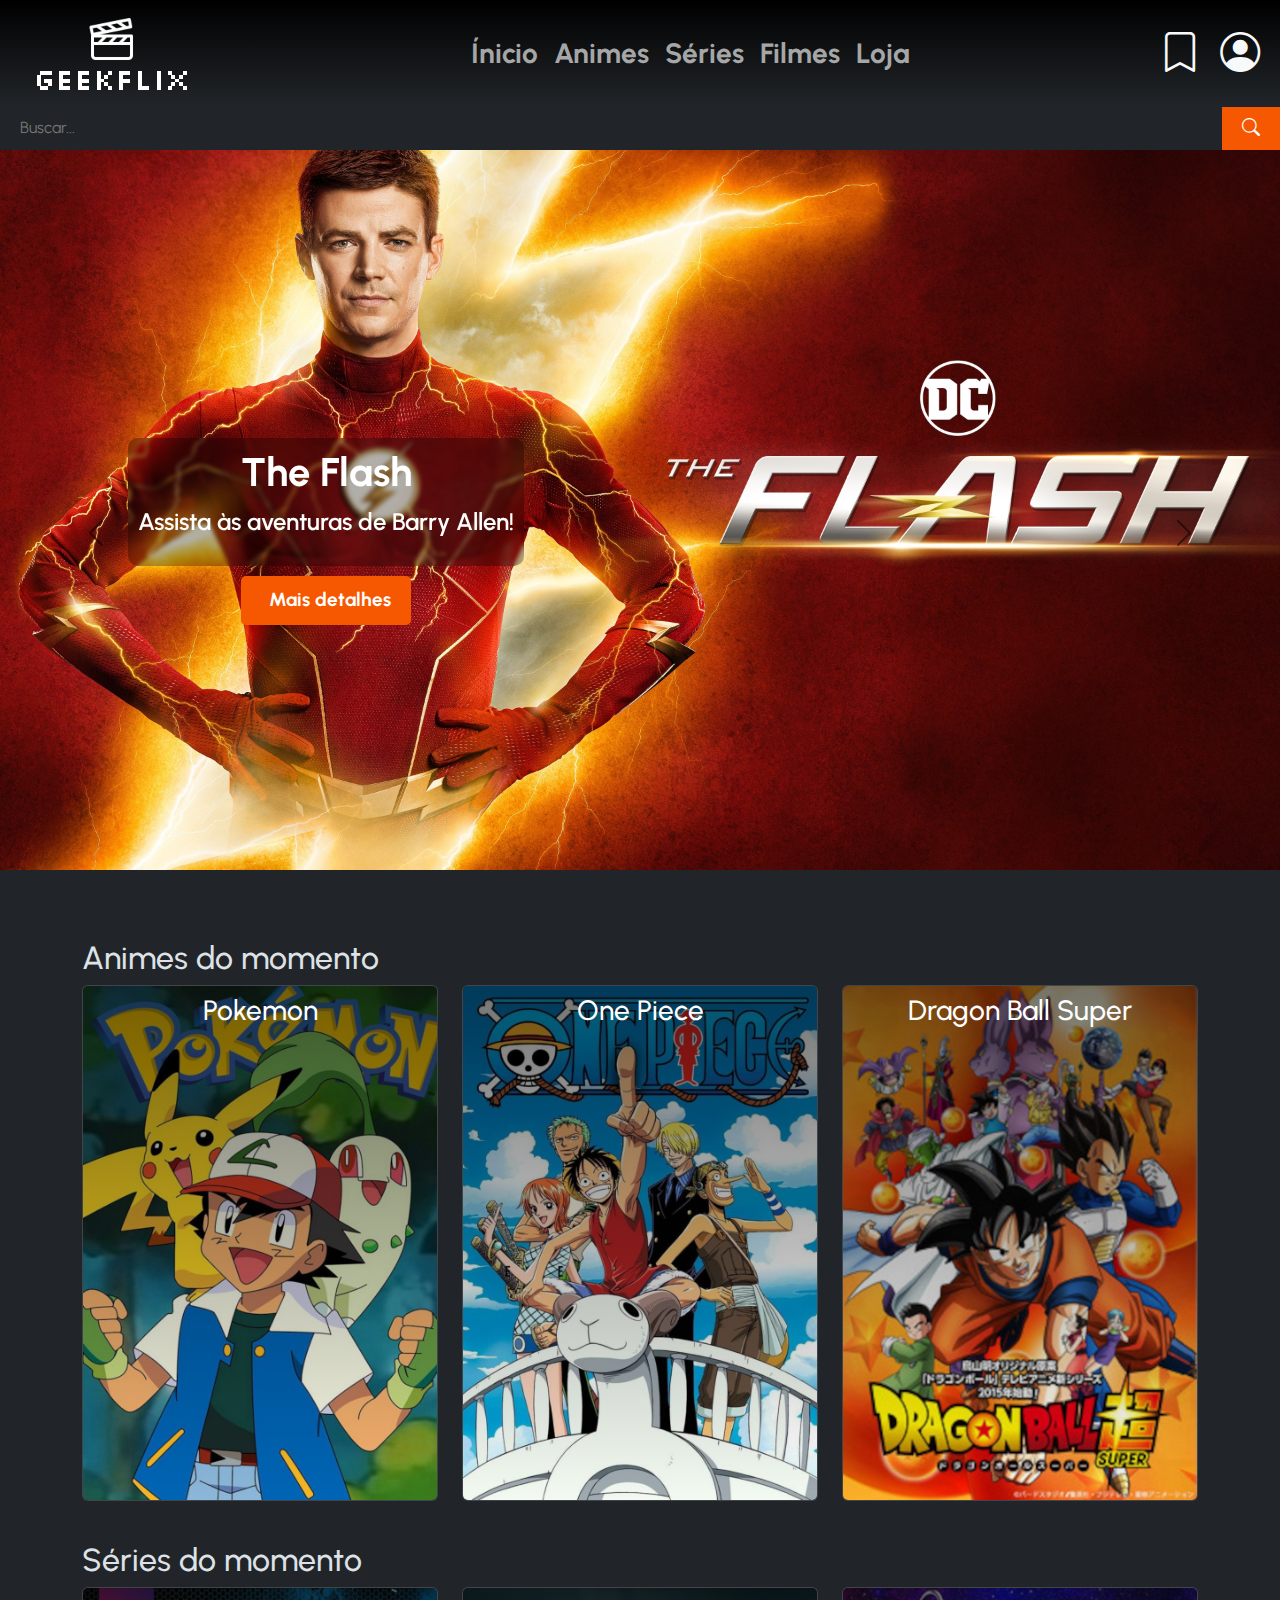
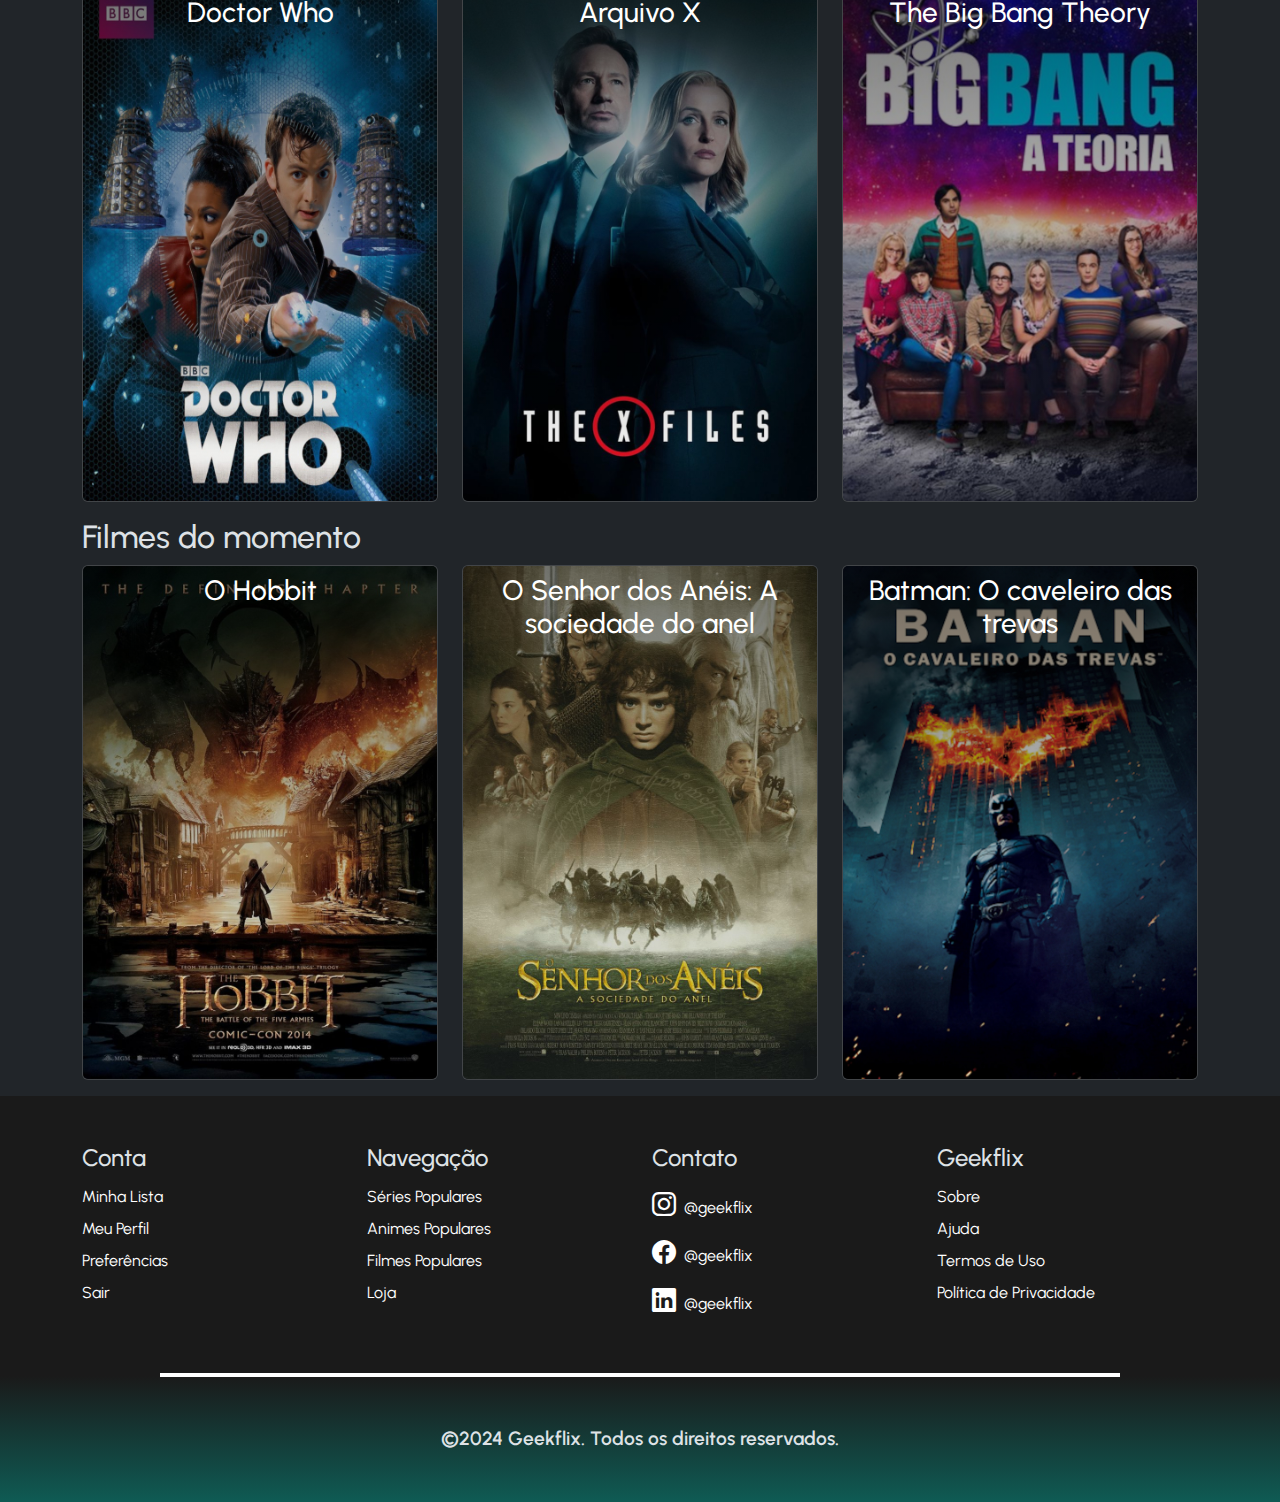
<file: index.html>
<!DOCTYPE html>
<html lang="pt-br" data-bs-theme="dark">

<head>
    <meta charset="UTF-8">
    <meta name="viewport" content="width=device-width, initial-scale=1.0">
    <title>Geekflix</title>
    <!-- Bootstrap CDN -->
    <link href="https://cdn.jsdelivr.net/npm/bootstrap@5.3.3/dist/css/bootstrap.min.css" rel="stylesheet"
        integrity="sha384-QWTKZyjpPEjISv5WaRU9OFeRpok6YctnYmDr5pNlyT2bRjXh0JMhjY6hW+ALEwIH" crossorigin="anonymous">
    <link rel="stylesheet" href="https://cdn.jsdelivr.net/npm/bootstrap-icons@1.11.3/font/bootstrap-icons.min.css">
    <link rel="stylesheet" href="styles/style.css">
    <link rel="stylesheet" href="styles/style1.css">
</head>

<body>
    <header class="navbar navbar-expand-md">
        <div class="container-xxl">
            <a class="navbar-brand" href="./index.html#"><img src="images/logo.png" alt="logo" width="200px"
                    height="80px"></a>

            <button class="navbar-toggler" type="button" data-bs-toggle="collapse" data-bs-target="#main-nav"
                aria-controls="main-nav" aria-expanded="false" aria-label="Toggle navigation">
                <span class="navbar-toggler-icon"></span>
            </button>

            <ul class="collapse navbar-nav navbar-collapse flex-row justify-content-center fs-3 fw-bold" id="main-nav">
                <li class="nav-item d-md-block d-none"><a class="nav-link px-2" aria-current="page"
                        href="./index.html#">Ínicio</a></li>
                <li class="nav-item d-md-block d-none"><a class="nav-link px-2" href="./index.html#animes">Animes</a>
                </li>
                <li class="nav-item d-md-block d-none"><a class="nav-link px-2" href="./index.html#series">Séries</a>
                </li>
                <li class="nav-item d-md-block d-none"><a class="nav-link px-2" href="./index.html#filmes">Filmes</a>
                </li>
                <li class="nav-item d-block d-md-none"><a class="nav-link px-2" href="./index.html#animes">Assistir</a>
                </li>
                <li class="nav-item"><a class="nav-link px-2" href="./Area_Loja.html">Loja</a></li>
                <li class="nav-item d-block d-md-none"><a class="nav-link px-2" href="#">Conta</a></li>
                <li class="nav-item d-block d-md-none"><a class="nav-link px-2" href="#">Lista</a></li>
            </ul>

            <div class="justify-content-between d-none d-md-block">
                <a href="./minhalista.html" class="link-light"><i class="bi bi-bookmark h1 px-2"></i></a>
                <a href="#" class="link-light"><i class="bi bi-person-circle h1 px-2"></i></a>
            </div>
        </div>
    </header>

    <main>
        <div class="search-container">
            <input type="text" class="search-input" id="search-input" placeholder="Buscar...">
            <button class="search-button" id="search-button">
                <i class="bi bi-search"></i>
            </button>
        </div>
        <div id="carouselExampleAutoplaying" class="carousel slide" data-bs-ride="carousel">
            <div class="carousel-inner">
                <div class="carousel-item active">
                    <img src="images/flash.jpg" class="d-block w-100" alt="...">
                    <div class="carousel-blur-background"></div>
                    <div class="carousel-caption-custom">
                        <div class="trans">
                            <h3>The Flash</h3>
                            <p>Assista às aventuras de Barry Allen!</p>
                        </div>
                        <a href="descrição-flash-filme.html" class="btn btn-custom btn-lg">
                            <i class="fas fa-play"></i> Mais detalhes
                        </a>
                    </div>
                </div>
                <div class="carousel-item">
                    <img src="images/Naruto shippuden.jpg" class="d-block w-100" alt="Imagem 2">
                    <div class="carousel-blur-background"></div>
                    <div class="carousel-caption-custom">
                        <div class="trans">
                            <h3>Naruto Shippuden</h3>
                            <p>Descubra seu lema ninja!</p>
                        </div>
                        <a href="#" class="btn btn-custom btn-lg">
                            <i class="fas fa-play"></i> Mais detalhes
                        </a>
                    </div>
                </div>
                <div class="carousel-item">
                    <img src="images/senhor-dos-aneis.jpeg" class="d-block w-100" alt="Imagem 3">
                    <div class="carousel-blur-background"></div>
                    <div class="carousel-caption-custom">
                        <div class="trans">
                            <h3>Senhor dos aneis</h3>
                            <p>Descubra um mundo mágico!</p>
                        </div>
                        <a href="#" class="btn btn-custom btn-lg">
                            <i class="fas fa-play"></i> Mais detalhes
                        </a>
                    </div>
                </div>
            </div>
            <!-- Botões de controle -->
            <button class="carousel-control-prev" type="button" data-bs-target="#carouselExampleAutoplaying"
                data-bs-slide="prev">
                <span class="carousel-control-prev-icon" aria-hidden="true"></span>
                <span class="visually-hidden">Previous</span>
            </button>
            <button class="carousel-control-next" type="button" data-bs-target="#carouselExampleAutoplaying"
                data-bs-slide="next">
                <span class="carousel-control-next-icon" aria-hidden="true"></span>
                <span class="visually-hidden">Next</span>
            </button>
        </div>


        <div class="container mt-4">
            <!-- Animes do Momento -->
            <h2 id="animes">Animes do momento</h2>
            <div class="row mb-4">
                <div class="col-md-4 mb-3">
                    <div class="card position-relative">
                        <img src="images/Pokemon.jpg" class="card-img-top" alt="Capa do anime Pokemon">
                        <div class="overlay">
                            <div class="text p-2">
                                <h3>Pokemon</h3>
                                <div class="info">
                                    <div class="alinhar">
                                        <p>1997</p>
                                        <p>24min/Ep</p>
                                        <p>7.5⭐</p>
                                    </div>
                                </div>
                            </div>
                        </div>
                    </div>
                </div>
                <div class="col-md-4 mb-3">
                    <div class="card position-relative">
                        <img src="images/One piece.jpg" class="card-img-top" alt="Capa do anime One Piece">
                        <div class="overlay">
                            <div class="text p-2">
                                <h3>One Piece</h3>
                                <div class="info">
                                    <div class="alinhar">
                                        <p>1999</p>
                                        <p>24min/Ep</p>
                                        <p>8.9⭐</p>
                                    </div>
                                </div>
                            </div>
                        </div>
                    </div>
                </div>
                <div class="col-md-4 mb-3">
                    <div class="card position-relative">
                        <img src="images/Dragon_Ball_Super.jpg" class="card-img-top"
                            alt="Capa do anime Dragon Ball Super">
                        <div class="overlay">
                            <div class="text p-2">
                                <h3>Dragon Ball Super</h3>
                                <div class="info">
                                    <div class="alinhar">
                                        <p>1986</p>
                                        <p>24min/Ep</p>
                                        <p>9.5⭐</p>
                                    </div>
                                </div>
                            </div>
                        </div>
                    </div>
                </div>
            </div>
            <!-- Séries do Momento -->
            <h2 id="series">Séries do momento</h2>
            <div class="row">
                <div class="col-md-4 mb-3">
                    <div class="card position-relative">
                        <img src="images/Doctor Who.jpg" class="card-img-top" alt="Série">
                        <div class="overlay">
                            <div class="text p-2">
                                <h3>Doctor Who</h3>
                                <div class="info">
                                    <div class="alinhar">
                                        <p>1963</p>
                                        <p>50min/Ep</p>
                                        <p>8.5⭐</p>
                                    </div>
                                </div>
                            </div>
                        </div>
                    </div>
                </div>
                <div class="col-md-4 mb-3">
                    <div class="card">
                        <img src="images/Arquivo X.jpg" class="card-img-top" alt="Série">
                        <div class="overlay">
                            <div class="text p-2">
                                <h3>Arquivo X</h3>
                                <div class="info">
                                    <div class="alinhar">
                                        <p>1993</p>
                                        <p>45min/Ep</p>
                                        <p>6.9⭐</p>
                                    </div>
                                </div>
                            </div>
                        </div>
                    </div>
                </div>
                <div class="col-md-4 mb-3">
                    <div class="card">
                        <img src="images/temporada-11.jpeg" class="card-img-top" alt="Série">
                        <div class="overlay">
                            <div class="text p-2">
                                <h3>The Big Bang Theory</h3>
                                <div class="info">
                                    <div class="alinhar">
                                        <p>2007</p>
                                        <p>22min/Ep</p>
                                        <p>9.0⭐</p>
                                    </div>
                                </div>
                            </div>
                        </div>
                    </div>
                </div>
            </div>
            <!-- Filmes do momento -->
            <h2 id="filmes">Filmes do momento</h2>
            <div class="row">
                <div class="col-md-4 mb-3">
                    <div class="card">
                        <img src="images/O Hobbit.jpg" class="card-img-top" alt="Série">
                        <div class="overlay">
                            <div class="text p-2">
                                <h3 class="card-title">O Hobbit</h3>
                                <div class="info">
                                    <div class="alinhar">
                                        <p>2012</p>
                                        <p>2h49min</p>
                                        <p>10⭐</p>
                                    </div>
                                </div>
                            </div>
                        </div>
                    </div>
                </div>
                <div class="col-md-4 mb-3">
                    <a href="descricao-filme-senhor-aneis.html">
                        <div class="card">
                            <img src="images/Senhor dos Aneis.jpg" class="card-img-top" alt="Filme">
                            <div class="overlay">
                                <div class="text p-2">
                                    <h3>O Senhor dos Anéis: A sociedade do anel</h3>
                                    <div class="info">
                                        <div class="alinhar">
                                            <p>2002</p>
                                            <p>2h58min</p>
                                            <p>9.5⭐</p>
                                        </div>
                                    </div>
                                </div>
                            </div>
                        </div>
                    </a>
                </div>
                <div class="col-md-4 mb-3">
                    <div class="card">
                        <img src="images/Batman cavaleiro das trevas.jpg" class="card-img-top" alt="Filme">
                        <div class="overlay">
                            <div class="text p-2">
                                <h3>Batman: O caveleiro das trevas</h3>
                                <div class="info">
                                    <div class="alinhar">
                                        <p>2008</p>
                                        <p>2h32min</p>
                                        <p>9.8⭐</p>
                                    </div>
                                </div>
                            </div>

                        </div>
                    </div>
                </div>
            </div>
        </div>
    </main>

    <footer class="pt-5">
        <div class="container-md">
            <div class="row lh-lg">
                <div class="col-3 d-none d-md-block">
                    <h4>Conta</h4>
                    <a href="./minhalista.html" class="nav-link link-body-emphasis">Minha Lista</a>
                    <a href="#" class="nav-link link-body-emphasis">Meu Perfil</a>
                    <a href="#" class="nav-link link-body-emphasis">Preferências</a>
                    <a href="#" class="nav-link link-body-emphasis">Sair</a>
                </div>
                <div class="col-3 d-none d-md-block">
                    <h4>Navegação</h4>
                    <a href="./index.html#series" class="nav-link link-body-emphasis">Séries Populares</a>
                    <a href="./index.html#animes" class="nav-link link-body-emphasis">Animes Populares</a>
                    <a href="./index.html#filmes" class="nav-link link-body-emphasis">Filmes Populares</a>
                    <a href="./Area_Loja.html" class="nav-link link-body-emphasis">Loja</a>
                </div>
                <div class="col-6 col-md-3">
                    <h4>Contato</h4>
                    <a href="#" class="nav-link link-body-emphasis"><i class="bi bi-instagram fs-4 me-1"></i>
                        @geekflix</a>
                    <a href="#" class="nav-link link-body-emphasis"><i class="bi bi-facebook fs-4 me-1"></i>
                        @geekflix</a>
                    <a href="#" class="nav-link link-body-emphasis"><i class="bi bi-linkedin fs-4 me-1"></i>
                        @geekflix</a>
                </div>
                <div class="col-6 col-md-3">
                    <h4>Geekflix</h4>
                    <a href="#" class="nav-link link-body-emphasis">Sobre</a>
                    <a href="#" class="nav-link link-body-emphasis">Ajuda</a>
                    <a href="#" class="nav-link link-body-emphasis">Termos de Uso</a>
                    <a href="#" class="nav-link link-body-emphasis">Política de Privacidade</a>
                </div>
            </div>
        </div>
        <hr class="my-5 w-75 m-auto border border-2 border-white opacity-100">
        <p class="w-100 text-center pb-5 m-0">&copy;2024 Geekflix. Todos os direitos reservados.</p>
    </footer>

    <!-- Bootstrap CDN -->
    <script src="https://cdn.jsdelivr.net/npm/bootstrap@5.3.3/dist/js/bootstrap.bundle.min.js"
        integrity="sha384-YvpcrYf0tY3lHB60NNkmXc5s9fDVZLESaAA55NDzOxhy9GkcIdslK1eN7N6jIeHz"
        crossorigin="anonymous"></script>

    <script>
        document.getElementById("search-button").addEventListener("click", function () {
            var pesquisa = document.getElementById("search-input").value.toLowerCase();
            if (pesquisa) {
                var url;
                if (pesquisa.includes("kaiju")) {
                    url = `https://mzms1510.github.io/Geekflix/descricao-kaiju8.html?query=${encodeURIComponent(pesquisa)}`;
                } else if (pesquisa.includes("Série")) {
                    url = `https://mzms1510.github.io/Geekflix/minhalista.html?query=${encodeURIComponent(pesquisa)}`;
                } else {
                    url = `https://mzms1510.github.io/Geekflix/padrao.html?query=${encodeURIComponent(pesquisa)}`;
                }
                window.location.href = url;
            } else {
                alert("Por favor, insira um termo de pesquisa.");
            }
        });
    </script>
</body>

</html>
</file>
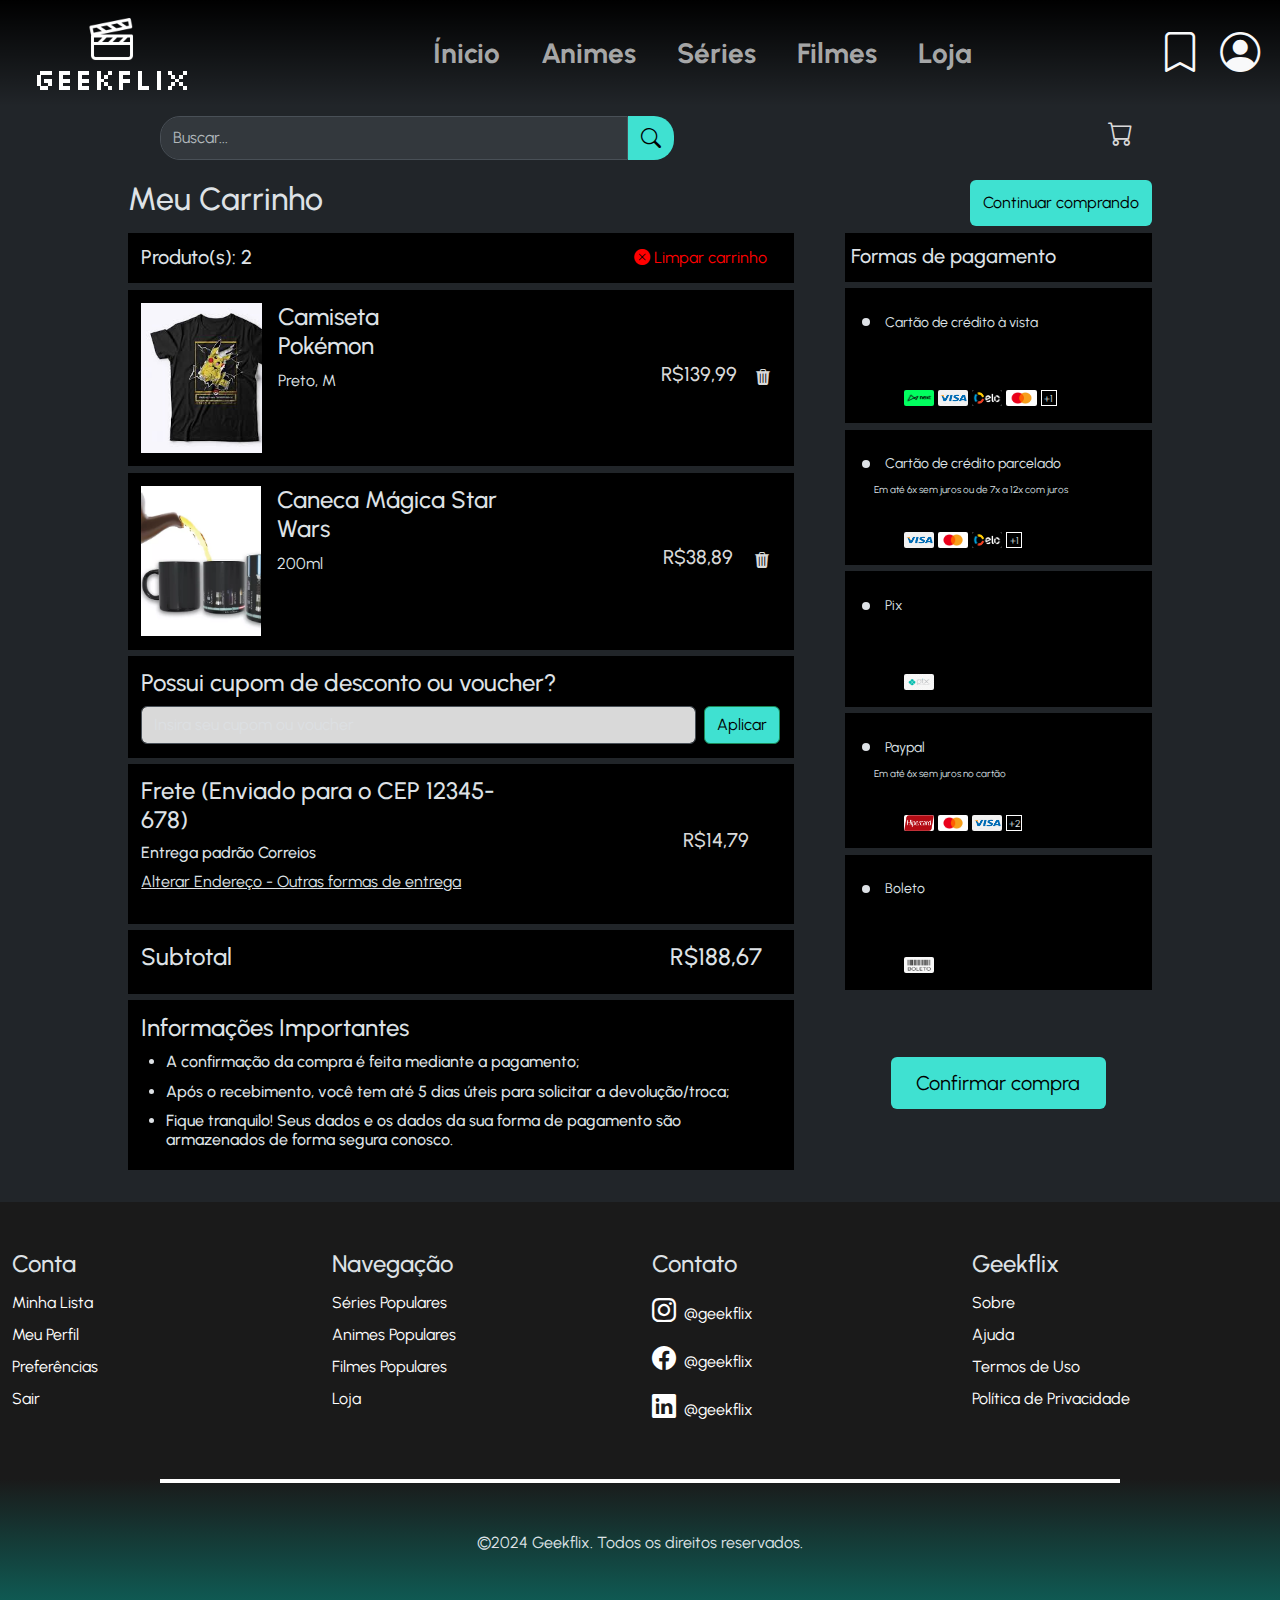
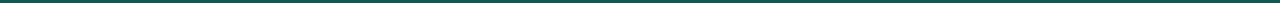
<file: carrinho.html>
<!DOCTYPE html>
<html lang="pt-br" data-bs-theme="dark">

<head>
    <meta charset="UTF-8">
    <meta name="viewport" content="width=device-width, initial-scale=1.0">
    <title>Meu Carrinho | Geekstore</title>

    <!-- Bootstrap CDN -->
    <link href="https://cdn.jsdelivr.net/npm/bootstrap@5.3.3/dist/css/bootstrap.min.css" rel="stylesheet"
        integrity="sha384-QWTKZyjpPEjISv5WaRU9OFeRpok6YctnYmDr5pNlyT2bRjXh0JMhjY6hW+ALEwIH" crossorigin="anonymous">
    <link rel="stylesheet" href="https://cdn.jsdelivr.net/npm/bootstrap-icons@1.11.3/font/bootstrap-icons.min.css">
    <link rel="stylesheet" href="styles/style.css">
    <link rel="stylesheet" href="styles/carrinho.css">
</head>

<body>
    <header class="navbar navbar-expand-md">
        <div class="container-xxl">
            <a class="navbar-brand" href="./index.html#"><img src="images/logo.png" alt="logo" width="200px"
                    height="80px"></a>

            <button class="navbar-toggler" type="button" data-bs-toggle="collapse" data-bs-target="#main-nav"
                aria-controls="main-nav" aria-expanded="false" aria-label="Toggle navigation">
                <span class="navbar-toggler-icon"></span>
            </button>

            <ul class="collapse navbar-nav navbar-collapse flex-row justify-content-center fs-3 fw-bold" id="main-nav">
                <li class="nav-item d-md-block d-none"><a class="nav-link px-2" aria-current="page"
                        href="./index.html#">Ínicio</a></li>
                <li class="nav-item d-md-block d-none"><a class="nav-link px-2" href="./index.html#animes">Animes</a>
                </li>
                <li class="nav-item d-md-block d-none"><a class="nav-link px-2" href="./index.html#series">Séries</a>
                </li>
                <li class="nav-item d-md-block d-none"><a class="nav-link px-2" href="./index.html#filmes">Filmes</a>
                </li>
                <li class="nav-item d-block d-md-none"><a class="nav-link px-2" href="./index.html#animes">Assistir</a>
                </li>
                <li class="nav-item"><a class="nav-link px-2" href="./Area_Loja.html">Loja</a></li>
                <li class="nav-item d-block d-md-none"><a class="nav-link px-2" href="#">Conta</a></li>
                <li class="nav-item d-block d-md-none"><a class="nav-link px-2" href="#">Lista</a></li>
            </ul>

            <div class="justify-content-between d-none d-md-block">
                <a href="./minhalista.html" class="link-light"><i class="bi bi-bookmark h1 px-2"></i></a>
                <a href="#" class="link-light"><i class="bi bi-person-circle h1 px-2"></i></a>
            </div>
        </div>
    </header>

    <main class="d-flex flex-column mb-3 align-items-center" style="width: 100vw;">

        <div class="d-flex w-75" style="margin-top: 10px;">
            <form class="d-flex w-100" role="search">
                <input class="form-control w-50" type="search" placeholder="Buscar..." aria-label="Pesquisar"
                    style="border-radius: 20px 0px 0px 20px;  background-color: #33383d; color: white;">
                <button class="btn fs-5" type="submit"
                    style="border-radius: 0px 20px 20px 0px; background-color: #3FE1D1; color: black;"><i
                        class="bi bi-search"></i></button>
            </form>
            <a href="#"><i class="bi bi-cart" style="color: #D9D9D9; font-size: 25px; margin-left: 50%;"></i></a>
        </div>



        <!--Meu Carrinho-->
        <div class="d-flex justify-content-between" style="width: 80%; margin-top: 20px;">
            <h2>Meu Carrinho</h2>

            <button type="button" class="btn " style="background-color: #3FE1D1; color: black;"><a
                    href="Area_Loja.html">Continuar
                    comprando</a></button>
        </div>

        <!--Itens e forma de pagamento-->
        <div class="d-flex justify-content-between" style="width: 80%; ">
            <div class="d-flex flex-column mb-3 align-items-center" style="width: 65%;">
                <div class="d-flex justify-content-between align-items-center"
                    style="width: 100%; margin-top: 1%; background-color: black; padding: 2%; height: 50px;">
                    <h5 style="padding-top: 5px;">Produto(s): 2</h5>

                    <button type="button" class="btn " style="background-color: none; color: red;">
                        <i class="bi bi-x-circle-fill"></i>
                        Limpar carrinho
                    </button>
                </div>

                <div class="d-flex justify-content-between"
                    style="width: 100%; margin-top: 1%; background-color: black; padding: 2%;">
                    <div class="d-flex justify-content-between" style="width: 47%">
                        <div class="camiseta_pokemon"></div>
                        <div class="d-flex flex-column ms-3">
                            <h4>Camiseta Pokémon</h4>
                            <p>Preto, M</p>
                        </div>
                    </div>
                    <div class="d-flex justify-content-around align-items-center" style="width: 20%;">
                        <h5 style="color: #D9D9D9;">R$139,99</h5>
                        <i class="bi bi-trash3-fill" style="color: #D9D9D9; cursor: pointer;"></i>
                    </div>
                </div>

                <div class="d-flex justify-content-between"
                    style="width: 100%; margin-top: 1%; background-color: black; padding: 2%;">
                    <div class="d-flex justify-content-between" style="width: 56%">
                        <div class="caneca_starwars"></div>
                        <div class="d-flex flex-column ms-3">
                            <h4>Caneca Mágica Star Wars</h4>
                            <p>200ml</p>
                        </div>
                    </div>
                    <div class="d-flex justify-content-around align-items-center" style="width: 20%;">
                        <h5 style="color: #D9D9D9;">R$38,89</h5>
                        <i class="bi bi-trash3-fill" style="color: #D9D9D9; cursor: pointer;"></i>
                    </div>
                </div>

                <div class="d-flex justify-content-start flex-column"
                    style="width: 100%; margin-top: 1%; background-color: black; padding: 2%;">
                    <h4>Possui cupom de desconto ou voucher?</h4>

                    <form class="d-flex" role="search">
                        <input class="form-control me-2" type="search" placeholder="Insira seu cupom ou voucher"
                            aria-label="Search" style="background-color: #D9D9D9; color: black;">
                        <button class="btn btn-outline-success" type="submit"
                            style="background-color: #3FE1D1; color: black;">Aplicar</button>
                    </form>
                </div>

                <div class="d-flex justify-content-between"
                    style="width: 100%; margin-top: 1%; background-color: black; padding: 2%;">
                    <div class="d-flex justify-content-between" style="width: 56%">
                        <div class="d-flex flex-column">
                            <h4>Frete (Enviado para o CEP 12345-678)</h4>
                            <h6>Entrega padrão Correios</h6>
                            <p style="cursor: pointer; text-decoration: underline;">Alterar Endereço - Outras formas de
                                entrega</p>
                        </div>
                    </div>
                    <div class="d-flex justify-content-around align-items-center" style="width: 20%;">
                        <h5 style="color: #D9D9D9;">R$14,79</h5>
                    </div>
                </div>

                <div class="d-flex justify-content-between"
                    style="width: 100%; margin-top: 1%; background-color: black; padding: 2%;">
                    <h4>Subtotal</h4>

                    <div class="d-flex justify-content-around align-items-center" style="width: 20%;">
                        <h4>R$188,67</h4>
                    </div>
                </div>

                <div class="d-flex flex-column"
                    style="width: 100%; margin-top: 1%; background-color: black; padding: 2%;">
                    <h4>Informações Importantes</h4>

                    <li>
                        <h6>A confirmação da compra é feita mediante a pagamento;</h6>
                    </li>
                    <li>
                        <h6>Após o recebimento, você tem até 5 dias úteis para solicitar a devolução/troca;</h6>
                    </li>
                    <li>
                        <h6>Fique tranquilo! Seus dados e os dados da sua forma de pagamento são armazenados de forma
                            segura conosco.</h6>
                    </li>

                </div>
            </div>
            <div class="d-flex flex-column mb-3 align-items-center" style="width: 30%;">
                <div class="d-flex justify-content-between"
                    style="width: 100%; margin-top: 2%; background-color: black; padding: 2%; height: 50px;">
                    <h5 style="margin-top: 5px;">Formas de pagamento</h5>
                </div>

                <div class="d-flex justify-content-between flex-column align-items-center"
                    style="width: 100%; height: 150px; margin-top: 2%; background-color: black; padding: 5%;">
                    <div class="d-flex flex-row align-items-center" style="width: 100%;">
                        <li style="font-size: 25px;"></li>
                        <div style="font-size: 14px;">Cartão de crédito à vista</div>
                    </div>
                    <div class="d-flex flex-nowrap" style="width: 70%; justify-content: start;">
                        <img src="./imgcarrinho/next-design-thumbnail.jpg"
                            style="background-color: white; width: 1.9em; height: 1em; margin: 1%; border-radius: 2px;">
                        <img src="./imgcarrinho/png-transparent-visa-logo-credit-card-debit-card-mastercard-logo-visa-go-blue-text-trademark.png"
                            style="background-color: white; width: 1.9em; height: 1em; margin: 1%; border-radius: 2px;">
                        <img src="./imgcarrinho/elo-30.png"
                            style="background-color: white; width: 1.9em; height: 1em; margin: 1%; border-radius: 2px;">
                        <img src="./imgcarrinho/mastercard-2019.jpg"
                            style="background-color: white; width: 1.9em; height: 1em; margin: 1%; border-radius: 2px;">
                        <div
                            style="width: 1em; height: 1em; margin: 1%; text-align: center; border: #fff solid 1px; padding: 0px;">
                            <p style="font-size: 10px;">+1</p>
                        </div>
                    </div>
                </div>

                <div class="d-flex justify-content-between flex-column align-items-center"
                    style="width: 100%; height: 150px; margin-top: 2%; background-color: black; padding: 5%;">
                    <div style="width: 100%;">
                        <div class="d-flex flex-row align-items-center" style="width: 100%;">
                            <li style="font-size: 25px;"></li>
                            <div style="font-size: 14px;">Cartão de crédito parcelado</div>
                        </div>
                        <div class="d-flex justify-content-center" style="width: 100%;">
                            <div style="font-size: 10px; width: 90%;">Em até 6x sem juros ou de 7x a 12x com juros</div>
                        </div>
                    </div>
                    <div class="d-flex flex-nowrap" style="width: 70%; justify-content: start;">
                        <img src="./imgcarrinho/png-transparent-visa-logo-credit-card-debit-card-mastercard-logo-visa-go-blue-text-trademark.png"
                            style="background-color: white; width: 1.9em; height: 1em; margin: 1%; border-radius: 2px;">
                        <img src="./imgcarrinho/mastercard-2019.jpg"
                            style="background-color: white; width: 1.9em; height: 1em; margin: 1%; border-radius: 2px;">
                        <img src="./imgcarrinho/elo-30.png"
                            style="background-color: white; width: 1.9em; height: 1em; margin: 1%; border-radius: 2px;">
                        <div
                            style="width: 1em; height: 1em; margin: 1%; text-align: center; border: #fff solid 1px; padding: 0px;">
                            <p style="font-size: 10px;">+1</p>
                        </div>
                    </div>
                </div>

                <div class="d-flex justify-content-between flex-column align-items-center"
                    style="width: 100%; height: 150px; margin-top: 2%; background-color: black; padding: 5%;">
                    <div class="d-flex flex-row align-items-center" style="width: 100%;">
                        <li style="font-size: 25px;"></li>
                        <div style="font-size: 14px;">Pix</div>
                    </div>
                    <div class="d-flex flex-nowrap" style="width: 70%; justify-content: start;">
                        <img src="./imgcarrinho/pix.png"
                            style="background-color: white; width: 1.9em; height: 1em; margin: 1%; border-radius: 2px;">
                    </div>
                </div>

                <div class="d-flex justify-content-between flex-column align-items-center"
                    style="width: 100%; height: 150px; margin-top: 2%; background-color: black; padding: 5%;">
                    <div class="d-flex flex-row align-items-center" style="width: 100%;">
                        <div style="width: 100%;">
                            <div class="d-flex flex-row align-items-center" style="width: 100%;">
                                <li style="font-size: 25px;"></li>
                                <div style="font-size: 14px;">Paypal</div>
                            </div>
                            <div class="d-flex justify-content-center" style="width: 100%;">
                                <div style="font-size: 10px; width: 90%;">Em até 6x sem juros no cartão</div>
                            </div>
                        </div>
                    </div>
                    <div class="d-flex flex-nowrap" style="width: 70%; justify-content: start;">
                        <img src="./imgcarrinho/Hipercard_logo.svg.png"
                            style="background-color: white; width: 1.9em; height: 1em; margin: 1%; border-radius: 2px;">
                        <img src="./imgcarrinho/mastercard-2019.jpg"
                            style="background-color: white; width: 1.9em; height: 1em; margin: 1%; border-radius: 2px;">
                        <img src="./imgcarrinho/png-transparent-visa-logo-credit-card-debit-card-mastercard-logo-visa-go-blue-text-trademark.png"
                            style="background-color: white; width: 1.9em; height: 1em; margin: 1%; border-radius: 2px;">
                        <div
                            style="width: 1em; height: 1em; margin: 1%; text-align: center; border: #fff solid 1px; padding: 0px;">
                            <p style="font-size: 10px;">+2</p>
                        </div>
                    </div>
                </div>

                <div class="d-flex justify-content-between flex-column align-items-center"
                    style="width: 100%; height: 150px; margin-top: 2%; background-color: black; padding: 5%;">
                    <div class="d-flex flex-row align-items-center" style="width: 100%;">
                        <li style="font-size: 25px;"></li>
                        <div style="font-size: 14px;">Boleto</div>
                    </div>
                    <div class="d-flex flex-nowrap" style="width: 70%; justify-content: start;">
                        <img src="./imgcarrinho/boleto.png"
                            style="background-color: white; width: 1.9em; height: 1em; margin: 1%; border-radius: 2px;">
                    </div>
                </div>
                <div class="d-flex justify-content-center align-items-center"
                    style="width: 100%; height: 21%; margin-top: 2%;">
                    <button class="btn"
                        style="background-color: #3FE1D1; color: black; width: 70%; height: 30%; font-size: 20px;">Confirmar
                        compra</button>
                </div>
            </div>


    </main>
    <footer class="pt-5">
        <div class="container-xxl">
            <div class="row lh-lg">
                <div class="col-3 d-none d-md-block">
                    <h4>Conta</h4>
                    <a href="#" class="nav-link link-body-emphasis">Minha Lista</a>
                    <a href="#" class="nav-link link-body-emphasis">Meu Perfil</a>
                    <a href="#" class="nav-link link-body-emphasis">Preferências</a>
                    <a href="#" class="nav-link link-body-emphasis">Sair</a>
                </div>
                <div class="col-3 d-none d-md-block">
                    <h4>Navegação</h4>
                    <a href="#" class="nav-link link-body-emphasis">Séries Populares</a>
                    <a href="#" class="nav-link link-body-emphasis">Animes Populares</a>
                    <a href="#" class="nav-link link-body-emphasis">Filmes Populares</a>
                    <a href="#" class="nav-link link-body-emphasis">Loja</a>
                </div>
                <div class="col-6 col-md-3">
                    <h4>Contato</h4>
                    <a href="#" class="nav-link link-body-emphasis"><i class="bi bi-instagram fs-4 me-1"></i>
                        @geekflix</a>
                    <a href="#" class="nav-link link-body-emphasis"><i class="bi bi-facebook fs-4 me-1"></i>
                        @geekflix</a>
                    <a href="#" class="nav-link link-body-emphasis"><i class="bi bi-linkedin fs-4 me-1"></i>
                        @geekflix</a>
                </div>
                <div class="col-6 col-md-3">
                    <h4>Geekflix</h4>
                    <a href="#" class="nav-link link-body-emphasis">Sobre</a>
                    <a href="#" class="nav-link link-body-emphasis">Ajuda</a>
                    <a href="#" class="nav-link link-body-emphasis">Termos de Uso</a>
                    <a href="#" class="nav-link link-body-emphasis">Política de Privacidade</a>
                </div>
            </div>
        </div>
        <hr class="my-5 w-75 m-auto border border-2 border-white opacity-100">
        <p class="w-100 text-center pb-5 m-0">&copy;2024 Geekflix. Todos os direitos reservados.</p>
    </footer>

    <!-- Bootstrap CDN -->
    <script src="https://cdn.jsdelivr.net/npm/bootstrap@5.3.3/dist/js/bootstrap.bundle.min.js"
        integrity="sha384-YvpcrYf0tY3lHB60NNkmXc5s9fDVZLESaAA55NDzOxhy9GkcIdslK1eN7N6jIeHz"
        crossorigin="anonymous"></script>
</body>

</html>
</file>
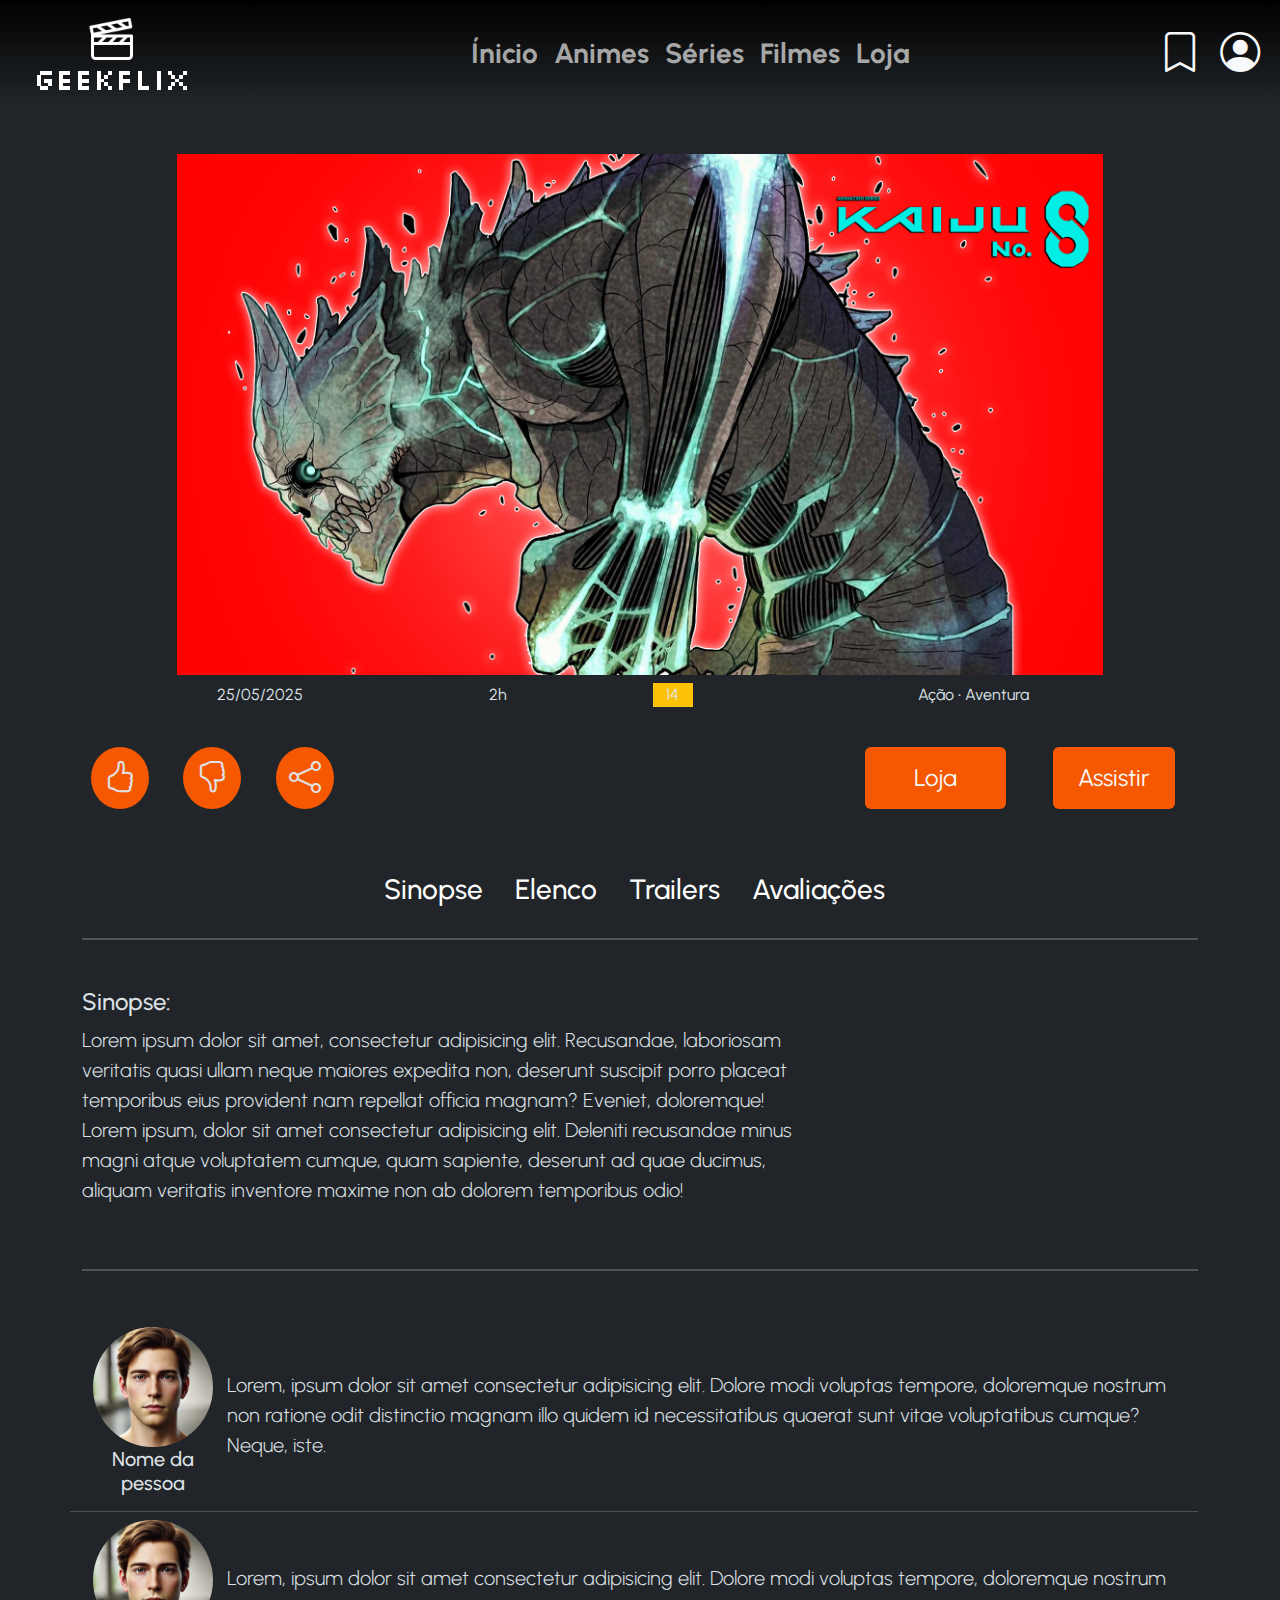
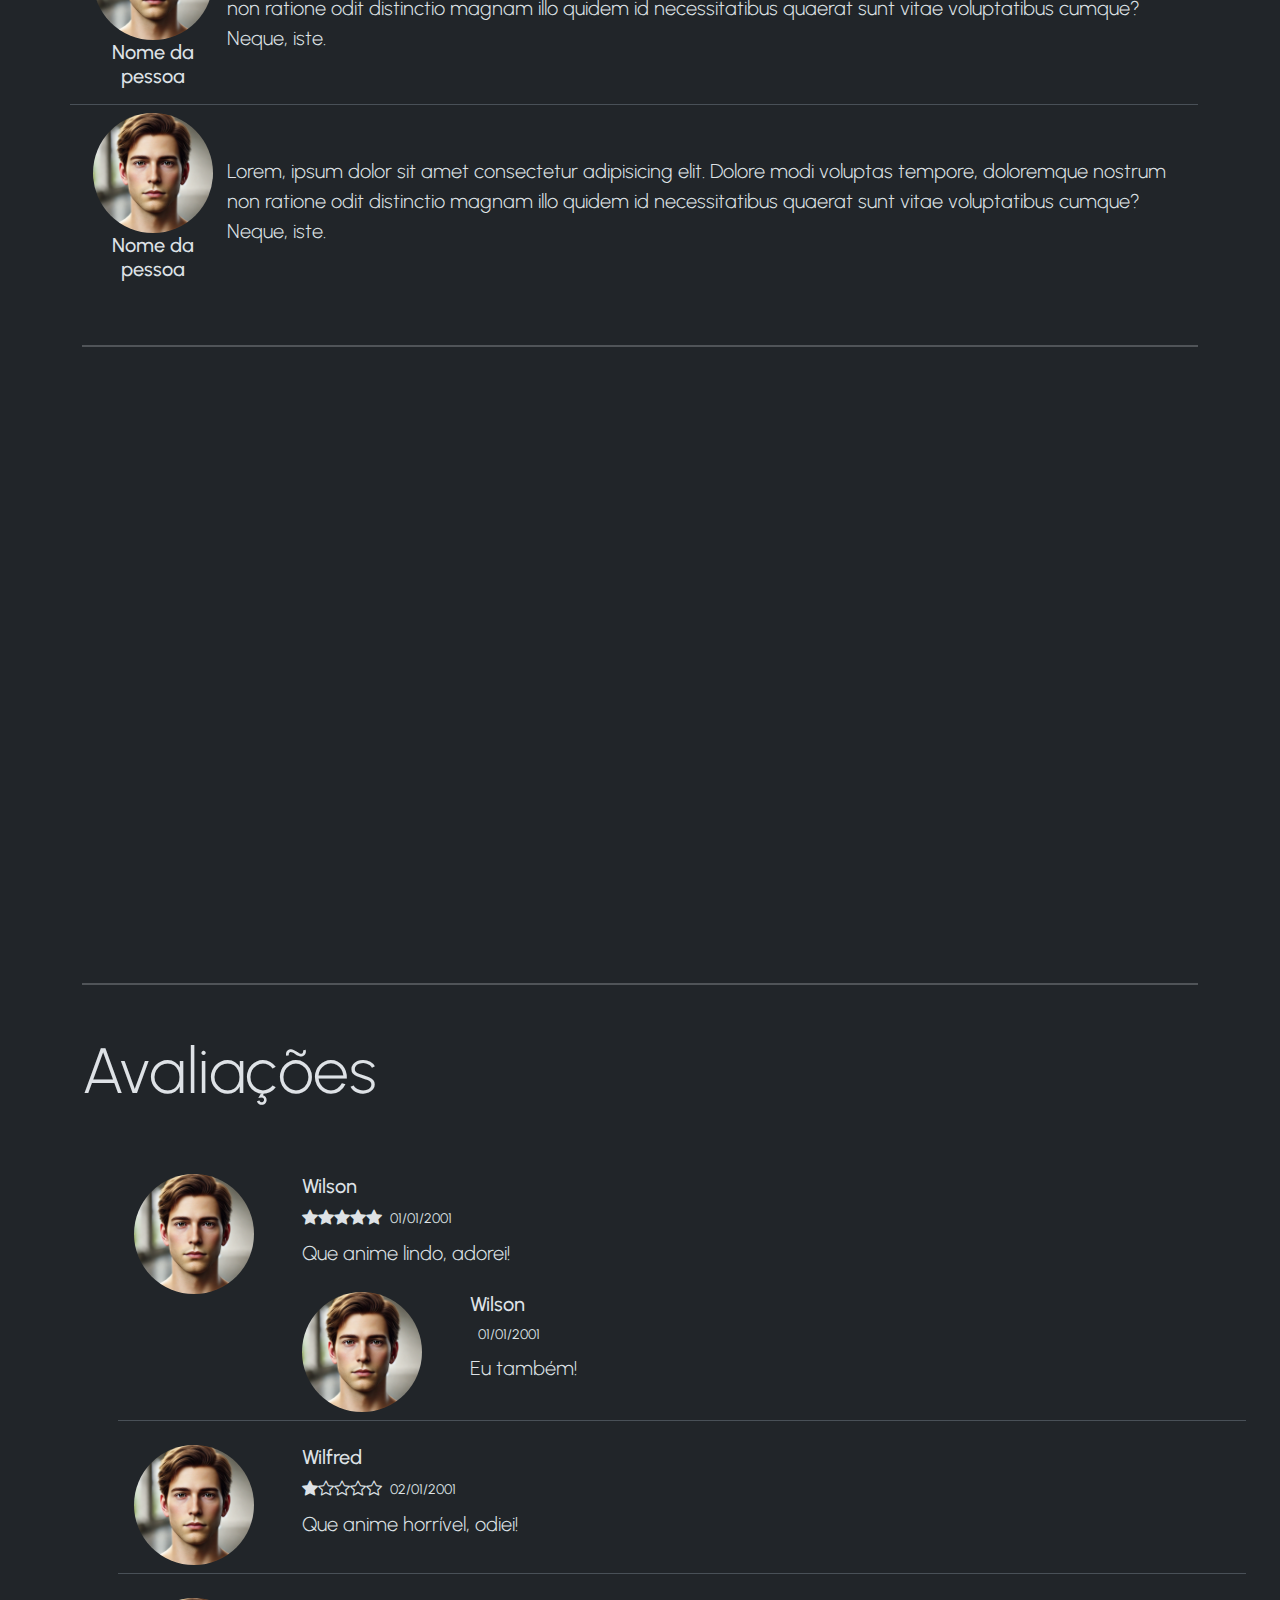
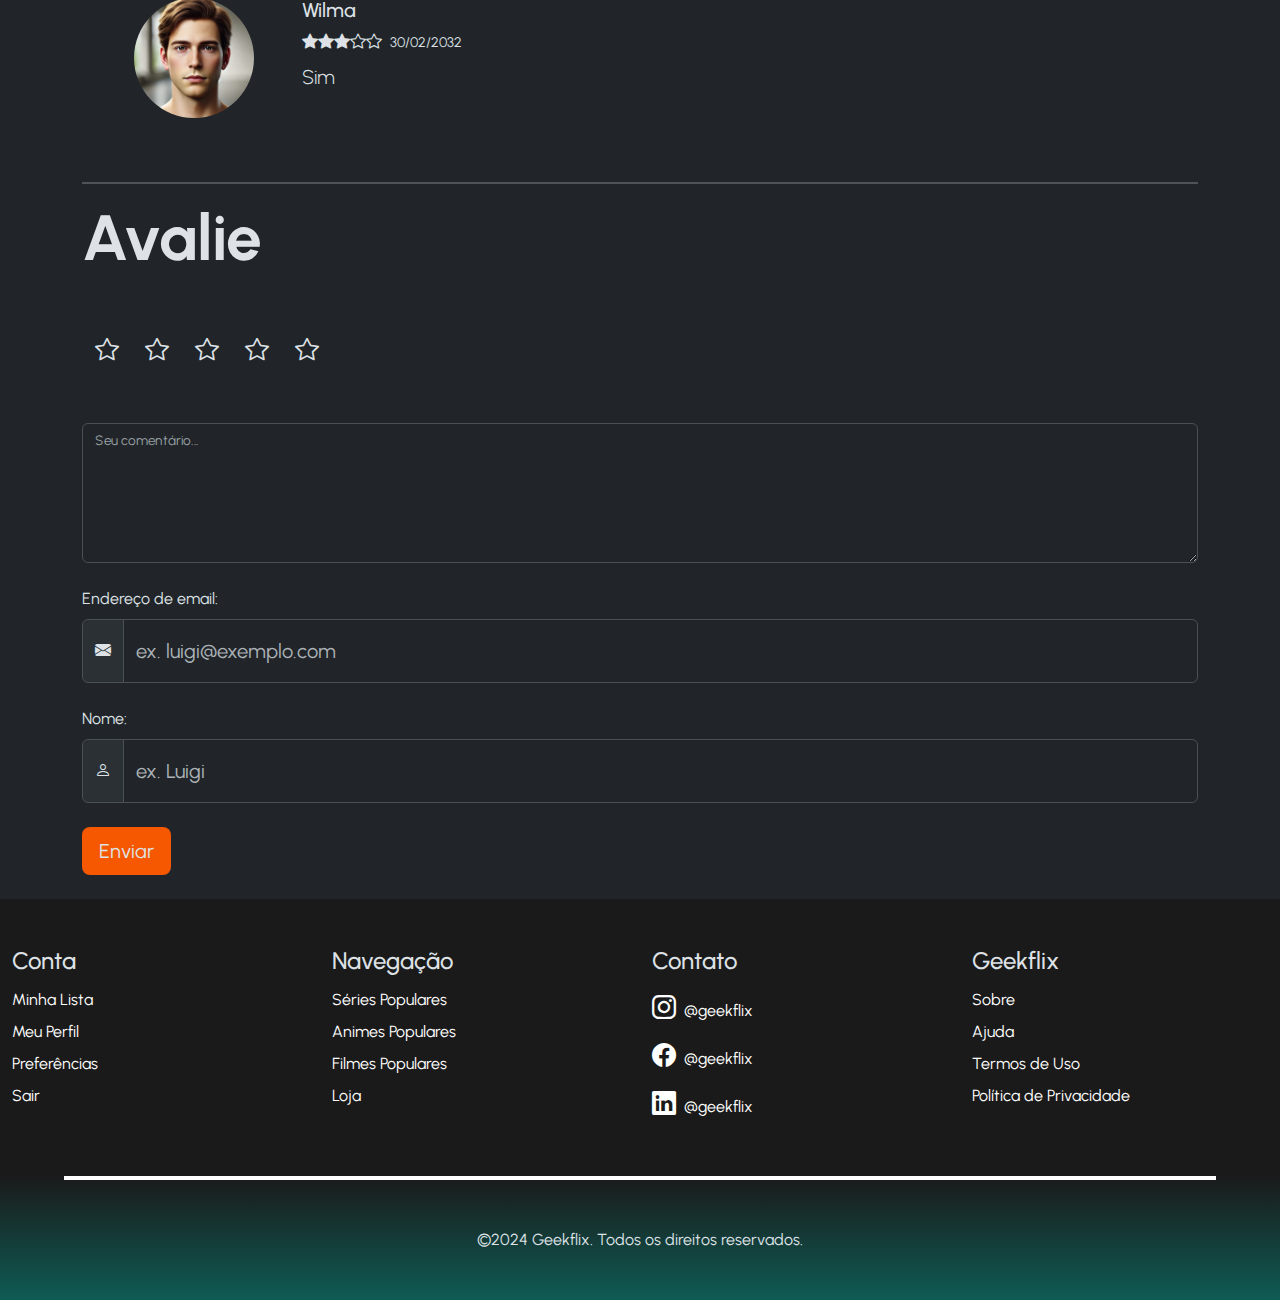
<file: descricao-filme copy 2.html>
<!DOCTYPE html>
<html lang="pt-br" data-bs-theme="dark">

<head>
    <meta charset="UTF-8">
    <meta name="viewport" content="width=device-width, initial-scale=1.0">
    <title>Geekflix</title>

    <!-- Bootstrap CDN -->
    <link href="https://cdn.jsdelivr.net/npm/bootstrap@5.3.3/dist/css/bootstrap.min.css" rel="stylesheet"
        integrity="sha384-QWTKZyjpPEjISv5WaRU9OFeRpok6YctnYmDr5pNlyT2bRjXh0JMhjY6hW+ALEwIH" crossorigin="anonymous">
    <link rel="stylesheet" href="https://cdn.jsdelivr.net/npm/bootstrap-icons@1.11.3/font/bootstrap-icons.min.css">
    <link rel="stylesheet" href="styles/style.css">
</head>

<body>
    <header class="navbar navbar-expand-md">
        <div class="container-xxl">
            <a class="navbar-brand" href="./index.html#"><img src="images/logo.png" alt="logo" width="200px"
                    height="80px"></a>

            <button class="navbar-toggler" type="button" data-bs-toggle="collapse" data-bs-target="#main-nav"
                aria-controls="main-nav" aria-expanded="false" aria-label="Toggle navigation">
                <span class="navbar-toggler-icon"></span>
            </button>

            <ul class="collapse navbar-nav navbar-collapse flex-row justify-content-center fs-3 fw-bold" id="main-nav">
                <li class="nav-item d-md-block d-none"><a class="nav-link px-2" aria-current="page"
                        href="./index.html#">Ínicio</a></li>
                <li class="nav-item d-md-block d-none"><a class="nav-link px-2" href="./index.html#animes">Animes</a>
                </li>
                <li class="nav-item d-md-block d-none"><a class="nav-link px-2" href="./index.html#series">Séries</a>
                </li>
                <li class="nav-item d-md-block d-none"><a class="nav-link px-2" href="./index.html#filmes">Filmes</a>
                </li>
                <li class="nav-item d-block d-md-none"><a class="nav-link px-2" href="./index.html#animes">Assistir</a>
                </li>
                <li class="nav-item"><a class="nav-link px-2" href="./Area_Loja.html">Loja</a></li>
                <li class="nav-item d-block d-md-none"><a class="nav-link px-2" href="#">Conta</a></li>
                <li class="nav-item d-block d-md-none"><a class="nav-link px-2" href="#">Lista</a></li>
            </ul>

            <div class="justify-content-between d-none d-md-block">
                <a href="./minhalista.html" class="link-light"><i class="bi bi-bookmark h1 px-2"></i></a>
                <a href="#" class="link-light"><i class="bi bi-person-circle h1 px-2"></i></a>
            </div>
        </div>
    </header>

    <main class="container-sm">
        <div class="row mt-5 justify-content-center">
            <img class="col-10" src="images/Kaiju No 8.jpg" alt="naruto shippuden">
        </div>
        <div class="row mt-2 justify-content-center text-center">
            <div class="col-2 me-5">
                <p>25/05/2025</p>
            </div>
            <div class="col-2 me-5">
                <p>2h</p>
            </div>
            <div class="col-2">
                <p class="bg-warning" style="max-width: 40px;">14</p>
            </div>
            <div class="col-3">
                <p>Ação • Aventura</p>
            </div>
        </div>

        <div class="row justify-content-between mt-4">
            <div class="col-3 d-flex gap-3 justify-content-around">
                <div class="fundo-laranja btn rounded-circle fs-2 bi bi-hand-thumbs-up" id="like-button"
                    onclick="toggleLike()">
                </div>
                <div class="fundo-laranja btn rounded-circle fs-2 bi bi-hand-thumbs-down" id="dislike-button"
                    onclick="toggleDislike()">
                </div>
                <div class="fundo-laranja btn rounded-circle fs-2 bi bi-share" onclick="share()">
                </div>
            </div>
            <div class="col-7 col-md-6 col-lg-4 d-flex justify-content-around">
                <a href="#" class="btn rounded text-light fundo-laranja fs-4 align-content-center px-sm-5">Loja</a>
                <a href="#" class="btn rounded text-light fundo-laranja fs-4 align-content-center px-sm-4">Assistir</a>
            </div>
        </div>

        <div class="row navbar mt-5">
            <div class="nav h3 justify-content-center">
                <a href="#sinopse" class="nav-item nav-link link-body-emphasis d-none d-md-block">Sinopse</a>
                <a href="#elenco" class="nav-item nav-link link-body-emphasis">Elenco</a>
                <a href="#trailers" class="nav-item nav-link link-body-emphasis">Trailers</a>
                <a href="#avaliacoes" class="nav-item nav-link link-body-emphasis">Avaliações</a>
            </div>
        </div>

        <hr id="sinopse" class="border-2">

        <section class="row my-5">
            <h4>Sinopse:</h4>
            <p class="col-8 lead">Lorem ipsum dolor sit amet, consectetur adipisicing elit. Recusandae, laboriosam
                veritatis
                quasi ullam
                neque maiores expedita non, deserunt suscipit porro placeat temporibus eius provident nam repellat
                officia magnam? Eveniet, doloremque! Lorem ipsum, dolor sit amet consectetur adipisicing elit. Deleniti
                recusandae minus magni atque voluptatem cumque, quam sapiente, deserunt ad quae ducimus, aliquam
                veritatis inventore maxime non ab dolorem temporibus odio!</p>
        </section>

        <hr id="elenco" class="border-2">

        <section class="row my-5">
            <ul class="list-group list-group-flush">
                <li class="d-flex align-items-center list-group-item">
                    <span class="text-center me-2 w-25">
                        <img class="rounded-circle" src="./images/placeholder.webp"
                            alt="pessoa de pele clara e cabelo castanho" width="120px">
                        <h5>Nome da pessoa</h5>
                    </span>
                    <span class="lead">Lorem, ipsum dolor sit amet consectetur adipisicing elit. Dolore modi voluptas
                        tempore,
                        doloremque nostrum non ratione odit distinctio magnam illo quidem id necessitatibus quaerat sunt
                        vitae voluptatibus cumque? Neque, iste.</span>
                </li>

                <li class="d-flex align-items-center list-group-item">
                    <span class="text-center me-2 w-25">
                        <img class="rounded-circle" src="./images/placeholder.webp"
                            alt="pessoa de pele clara e cabelo castanho" width="120px">
                        <h5>Nome da pessoa</h5>
                    </span>
                    <span class="lead">Lorem, ipsum dolor sit amet consectetur adipisicing elit. Dolore modi voluptas
                        tempore,
                        doloremque nostrum non ratione odit distinctio magnam illo quidem id necessitatibus quaerat sunt
                        vitae voluptatibus cumque? Neque, iste.</span>
                </li>

                <li class="d-flex align-items-center list-group-item">
                    <span class="text-center me-2 w-25">
                        <img class="rounded-circle" src="./images/placeholder.webp"
                            alt="pessoa de pele clara e cabelo castanho" width="120px">
                        <h5>Nome da pessoa</h5>
                    </span>
                    <span class="lead">Lorem, ipsum dolor sit amet consectetur adipisicing elit. Dolore modi voluptas
                        tempore,
                        doloremque nostrum non ratione odit distinctio magnam illo quidem id necessitatibus quaerat sunt
                        vitae voluptatibus cumque? Neque, iste.</span>
                </li>
            </ul>
        </section>

        <hr id="trailers" class="border-2">

        <section class="row my-5">
            <iframe class="col-10 m-auto" style="height: 60vh;"
                src="https://www.youtube.com/embed/JwF7bhvnCxI?si=KQEXJ-jZkOXCjdRq" frameborder="0"
                allow="accelerometer; autoplay; clipboard-write; encrypted-media; gyroscope; picture-in-picture; web-share"
                referrerpolicy="strict-origin-when-cross-origin" allowfullscreen></iframe>
        </section>

        <hr id="avaliacoes" class="border-2">

        <section class="row my-5">
            <h2 class="display-3 mb-5">Avaliações</h2>

            <ul class="list-unstyled ms-5 list-group list-group-flush">
                <li class="my-2 list-group-item">
                    <img class="rounded-circle float-start me-5" src="./images/placeholder.webp"
                        alt="pessoa de pele clara e cabelo castanho" width="120px">
                    <h5>Wilson</h5>
                    <div class="d-flex align-items-center pb-2">
                        <i class="bi bi-star-fill"></i>
                        <i class="bi bi-star-fill"></i>
                        <i class="bi bi-star-fill"></i>
                        <i class="bi bi-star-fill"></i>
                        <i class="bi bi-star-fill"></i>
                        <small class="ms-2">01/01/2001</small>
                    </div>
                    <span class="lead">Que anime lindo, adorei!</span>

                    <ul class="list-unstyled mt-4">
                        <li>
                            <img class="rounded-circle float-start me-5" src="./images/placeholder.webp"
                                alt="pessoa de pele clara e cabelo castanho" width="120px">
                            <h5>Wilson</h5>
                            <div class="d-flex align-items-center pb-2">
                                <small class="ms-2">01/01/2001</small>
                            </div>
                            <span class="lead">Eu também!</span>
                        </li>
                    </ul>
                </li>

                <li class="my-2 list-group-item">
                    <img class="rounded-circle float-start me-5" src="./images/placeholder.webp"
                        alt="pessoa de pele clara e cabelo castanho" width="120px">
                    <h5>Wilfred</h5>
                    <div class="d-flex align-items-center pb-2">
                        <i class="bi bi-star-fill"></i>
                        <i class="bi bi-star"></i>
                        <i class="bi bi-star"></i>
                        <i class="bi bi-star"></i>
                        <i class="bi bi-star"></i>
                        <small class="ms-2">02/01/2001</small>
                    </div>
                    <span class="lead">Que anime horrível, odiei!</span>
                </li>

                <li class="my-2 list-group-item">
                    <img class="rounded-circle float-start me-5" src="./images/placeholder.webp"
                        alt="pessoa de pele clara e cabelo castanho" width="120px">
                    <h5>Wilma</h5>
                    <div class="d-flex align-items-center pb-2">
                        <i class="bi bi-star-fill"></i>
                        <i class="bi bi-star-fill"></i>
                        <i class="bi bi-star-fill"></i>
                        <i class="bi bi-star"></i>
                        <i class="bi bi-star"></i>
                        <small class="ms-2">30/02/2032</small>
                    </div>
                    <span class="lead">Sim</span>
                </li>
            </ul>
        </section>

        <hr id="avaliar" class="border-2">

        <section>
            <h2 class="display-3 mb-5 fw-bold">Avalie</h2>

            <form>
                <div class="d-flex align-items-center">
                    <button type="button" class="btn fs-4 bi bi-star star" onclick="selectRating(1)"></button>
                    <button type="button" class="btn fs-4 bi bi-star star" onclick="selectRating(2)"></button>
                    <button type="button" class="btn fs-4 bi bi-star star" onclick="selectRating(3)"></button>
                    <button type="button" class="btn fs-4 bi bi-star star" onclick="selectRating(4)"></button>
                    <button type="button" class="btn fs-4 bi bi-star star" onclick="selectRating(5)"></button>
                </div>
                <div class="form-floating mb-4 mt-5">
                    <textarea id="comment" class="form-control fs-5" style="height: 140px;"></textarea>
                    <label for="comment" class="form-label">Seu comentário...</label>
                </div>

                <label for="email" class="form-label">Endereço de email:</label>
                <div class="mb-4 input-group">
                    <span class="input-group-text"><i class="bi bi-envelope-fill"></i></span>
                    <input type="email" class="form-control py-3 fs-5" id="email" placeholder="ex. luigi@exemplo.com">
                </div>

                <label for="nome" class="form-label">Nome:</label>
                <div class="mb-4 input-group">
                    <span class="input-group-text"><i class="bi bi-person"></i></span>
                    <input type="text" class="form-control py-3 fs-5" id="nome" placeholder="ex. Luigi">
                </div>

                <button class="btn fundo-laranja btn-lg mb-4">Enviar</button>
            </form>
        </section>
    </main>

    <footer class="pt-5">
        <div class="container-xxl">
            <div class="row lh-lg justify-content-center">
                <div class="col-3 d-none d-md-block">
                    <h4>Conta</h4>
                    <a href="#" class="nav-link link-body-emphasis">Minha Lista</a>
                    <a href="#" class="nav-link link-body-emphasis">Meu Perfil</a>
                    <a href="#" class="nav-link link-body-emphasis">Preferências</a>
                    <a href="#" class="nav-link link-body-emphasis">Sair</a>
                </div>
                <div class="col-3 d-none d-md-block">
                    <h4>Navegação</h4>
                    <a href="#" class="nav-link link-body-emphasis">Séries Populares</a>
                    <a href="#" class="nav-link link-body-emphasis">Animes Populares</a>
                    <a href="#" class="nav-link link-body-emphasis">Filmes Populares</a>
                    <a href="#" class="nav-link link-body-emphasis">Loja</a>
                </div>
                <div class="col-3">
                    <h4>Contato</h4>
                    <a href="#" class="nav-link link-body-emphasis"><i class="bi bi-instagram fs-4 me-1"></i>
                        @geekflix</a>
                    <a href="#" class="nav-link link-body-emphasis"><i class="bi bi-facebook fs-4 me-1"></i>
                        @geekflix</a>
                    <a href="#" class="nav-link link-body-emphasis"><i class="bi bi-linkedin fs-4 me-1"></i>
                        @geekflix</a>
                </div>
                <div class="col-3">
                    <h4>Geekflix</h4>
                    <a href="#" class="nav-link link-body-emphasis">Sobre</a>
                    <a href="#" class="nav-link link-body-emphasis">Ajuda</a>
                    <a href="#" class="nav-link link-body-emphasis">Termos de Uso</a>
                    <a href="#" class="nav-link link-body-emphasis">Política de Privacidade</a>
                </div>
            </div>
        </div>
        <hr class="my-5 m-auto border border-2 border-white opacity-100" style="width: 90%;">
        <p class="w-100 text-center pb-5 m-0">&copy;2024 Geekflix. Todos os direitos reservados.</p>
    </footer>

    <script>
        let liked = false;
        let disliked = false;
        const likeButton = document.querySelector("#like-button")
        const dislikeButton = document.querySelector("#dislike-button")

        function selectRating(rating) {
            const stars = document.querySelectorAll(".star");

            for (let i = 0; i < 5; i++) {
                stars[i].className = "btn fs-4 bi bi-star star";
            }

            for (let i = 0; i < rating; i++) {
                stars[i].classList.toggle("bi-star-fill");
                stars[i].classList.toggle("bi-star");
            }
        }

        function toggleLike() {
            likeButton.classList.toggle("bi-hand-thumbs-up");
            likeButton.classList.toggle("bi-hand-thumbs-up-fill");
            liked = !liked;

            if (disliked) {
                dislikeButton.classList.toggle("bi-hand-thumbs-down");
                dislikeButton.classList.toggle("bi-hand-thumbs-down-fill");
                disliked = !disliked;
            }
        }

        function toggleDislike() {
            dislikeButton.classList.toggle("bi-hand-thumbs-down");
            dislikeButton.classList.toggle("bi-hand-thumbs-down-fill");

            disliked = !disliked;

            if (liked) {
                likeButton.classList.toggle("bi-hand-thumbs-up");
                likeButton.classList.toggle("bi-hand-thumbs-up-fill");
                liked = !liked;
            }
        }
    </script>

    <!-- Bootstrap CDN -->
    <script src="https://cdn.jsdelivr.net/npm/bootstrap@5.3.3/dist/js/bootstrap.bundle.min.js"
        integrity="sha384-YvpcrYf0tY3lHB60NNkmXc5s9fDVZLESaAA55NDzOxhy9GkcIdslK1eN7N6jIeHz"
        crossorigin="anonymous"></script>
</body>

</html>
</file>
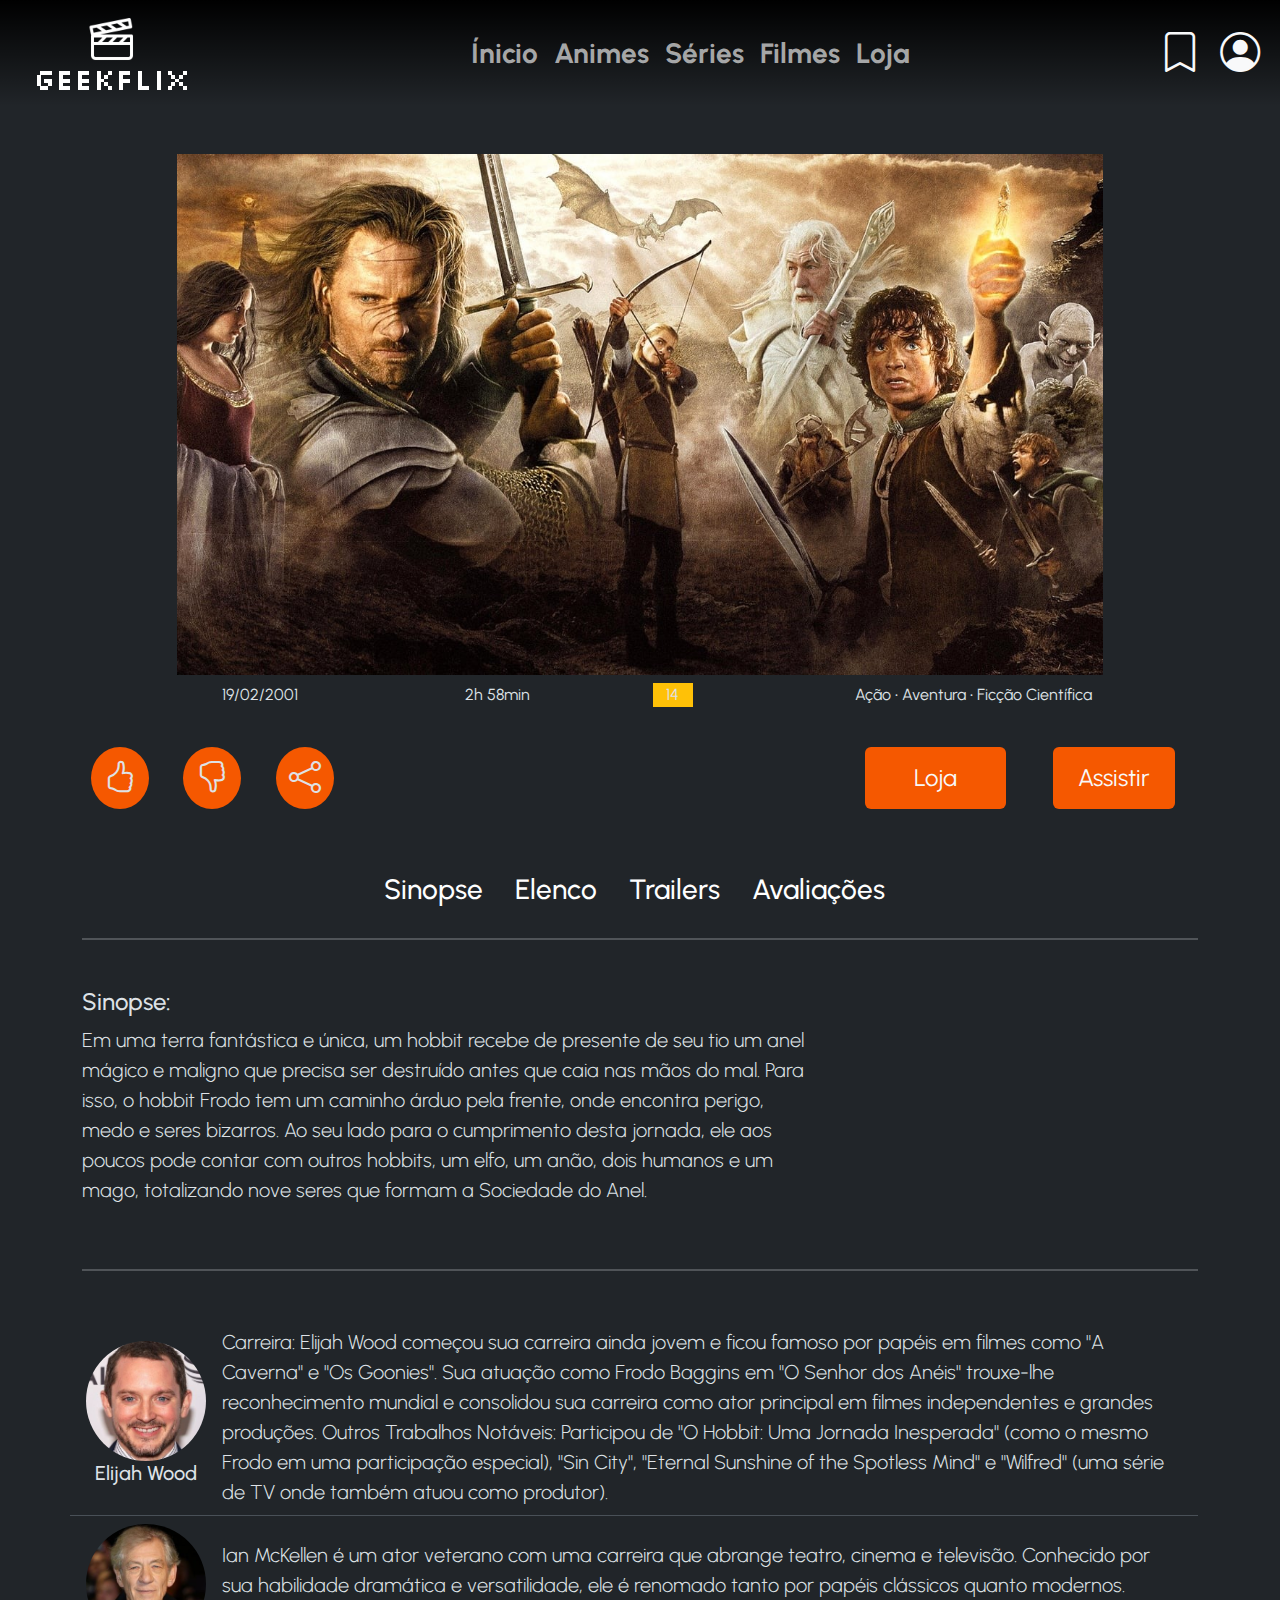
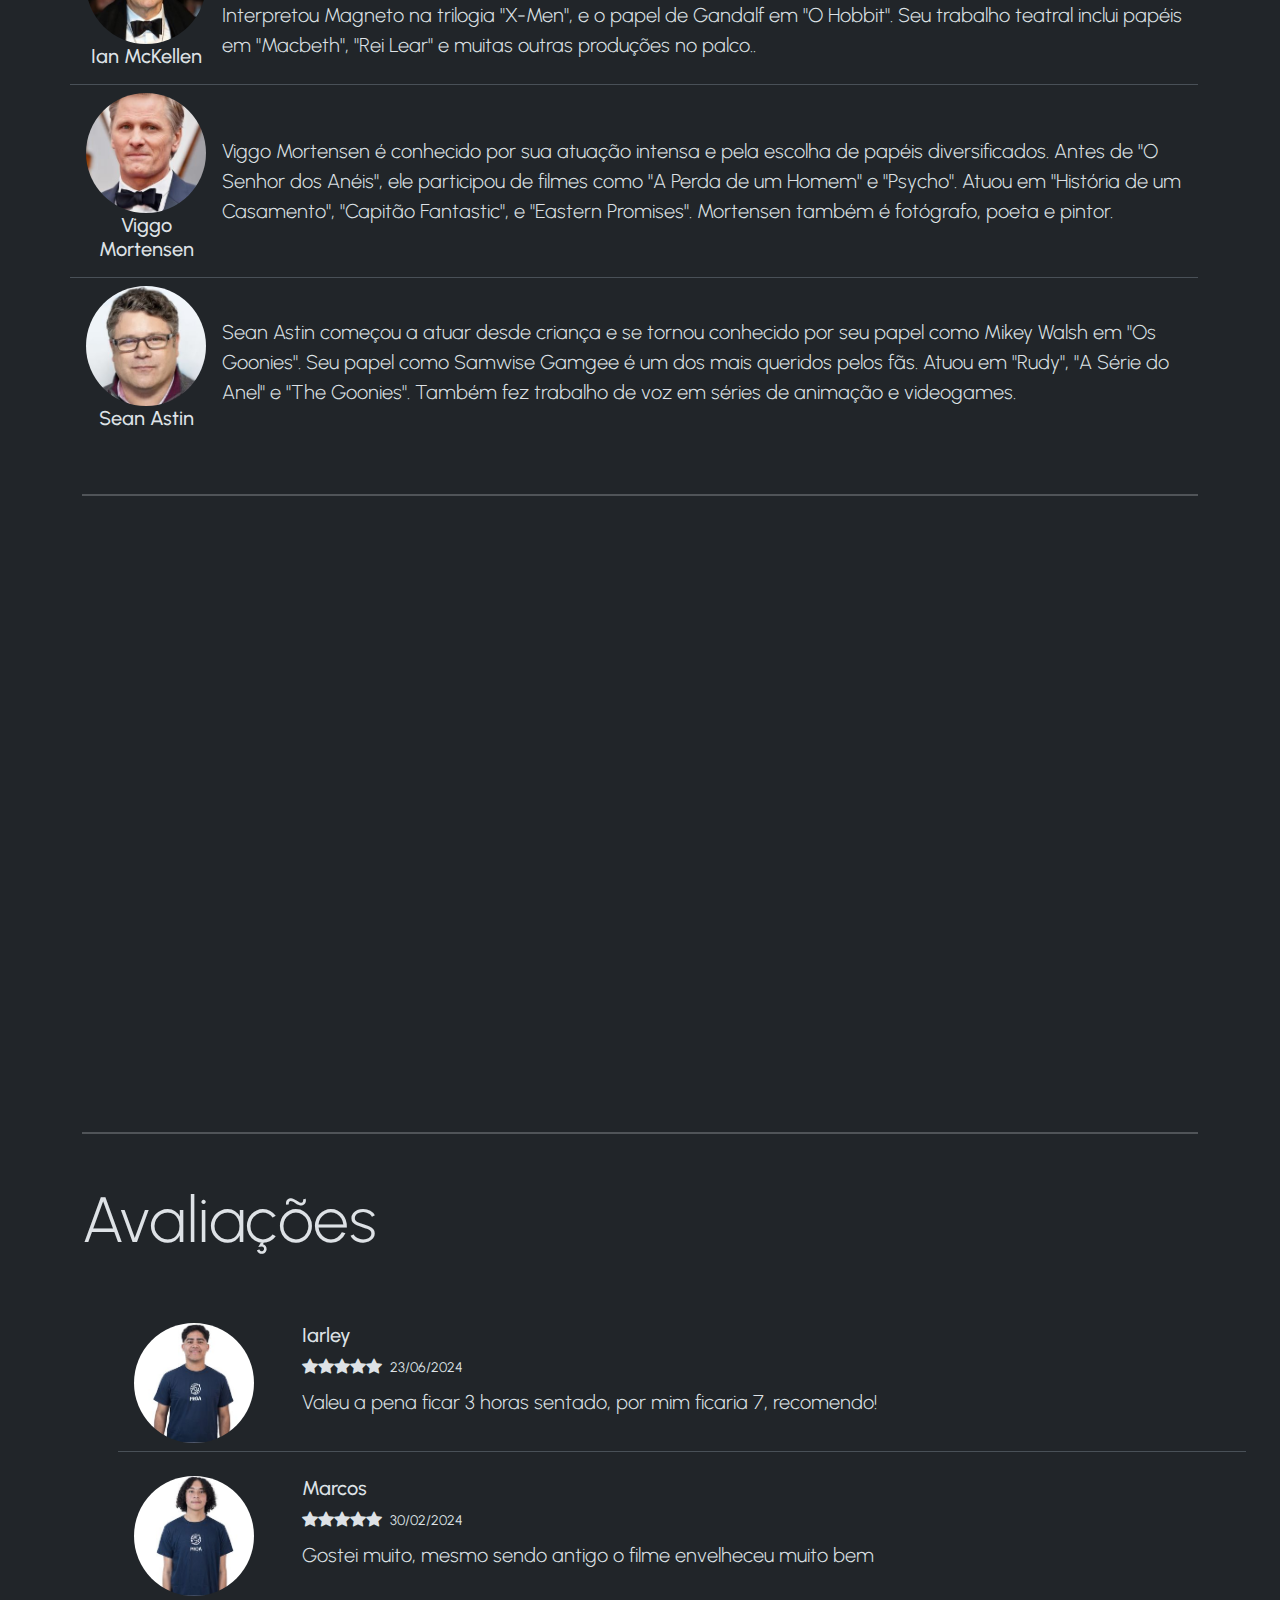
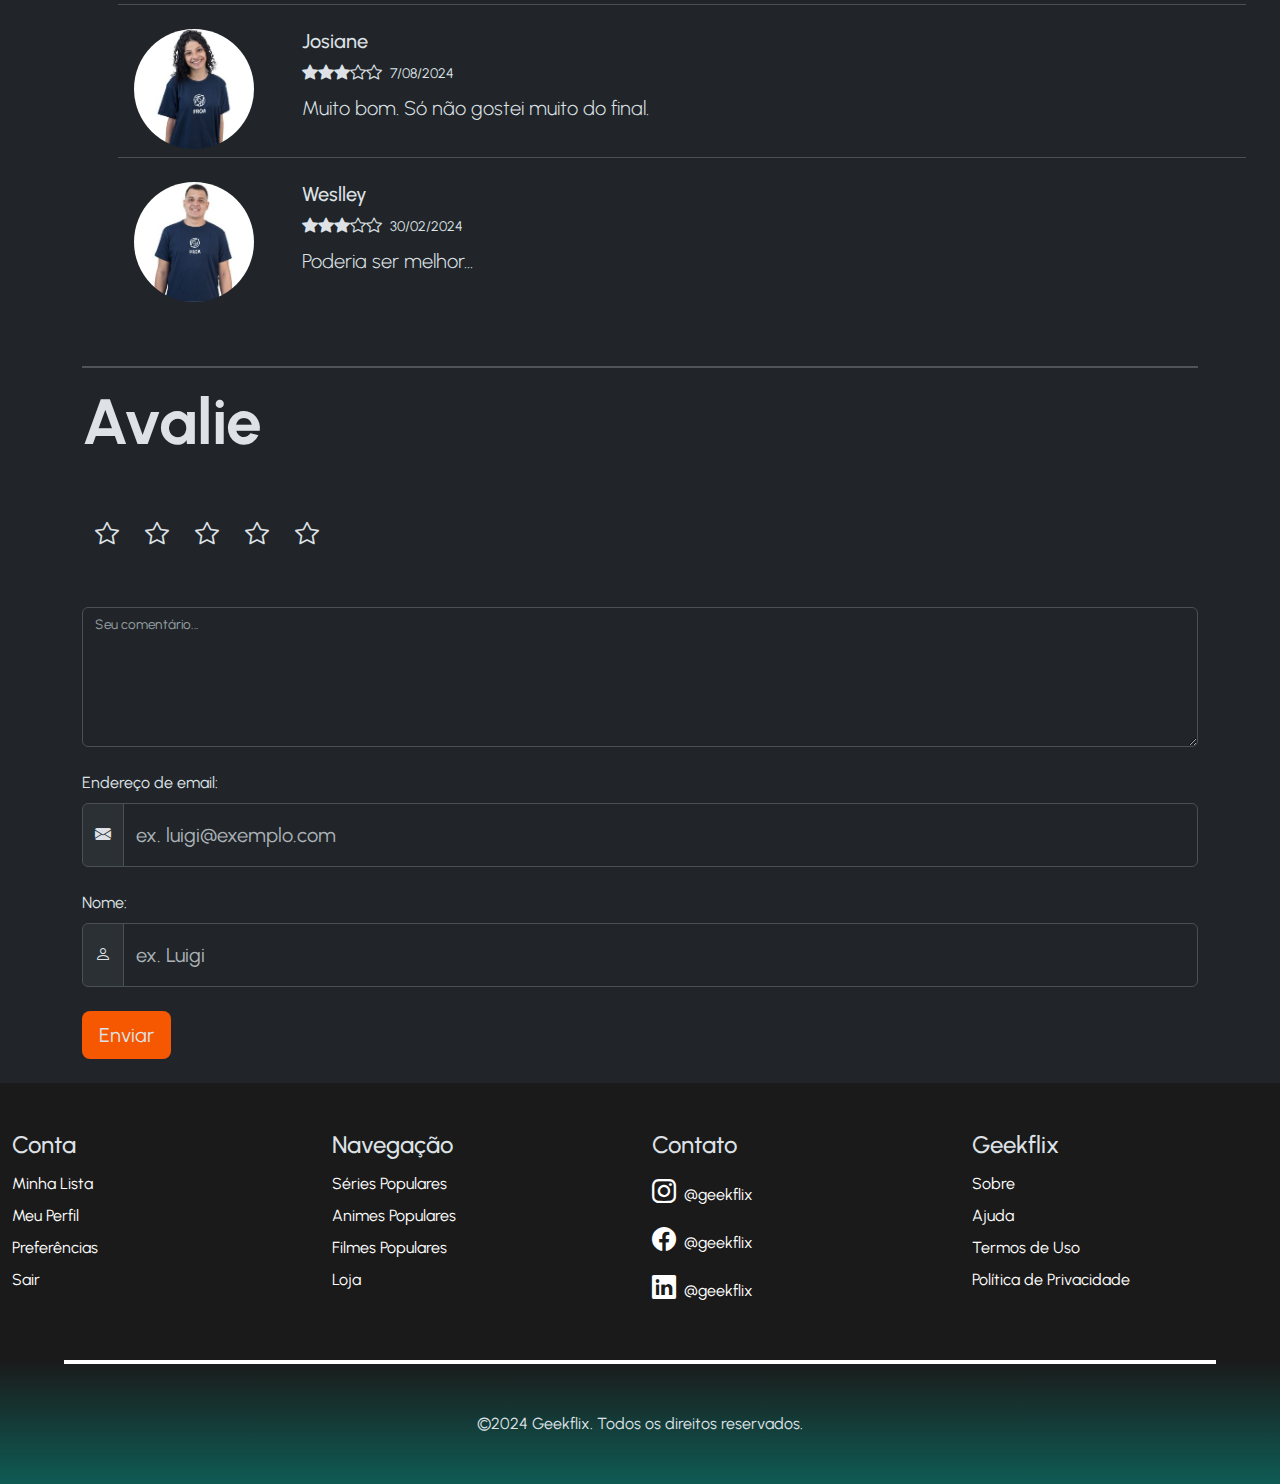
<file: descricao-filme-senhor-aneis.html>
<!DOCTYPE html>
<html lang="pt-br" data-bs-theme="dark">

<head>
    <meta charset="UTF-8">
    <meta name="viewport" content="width=device-width, initial-scale=1.0">
    <title>Geekflix</title>

    <!-- Bootstrap CDN -->
    <link href="https://cdn.jsdelivr.net/npm/bootstrap@5.3.3/dist/css/bootstrap.min.css" rel="stylesheet"
        integrity="sha384-QWTKZyjpPEjISv5WaRU9OFeRpok6YctnYmDr5pNlyT2bRjXh0JMhjY6hW+ALEwIH" crossorigin="anonymous">
    <link rel="stylesheet" href="https://cdn.jsdelivr.net/npm/bootstrap-icons@1.11.3/font/bootstrap-icons.min.css">
    <link rel="stylesheet" href="styles/style.css">
</head>

<body>
    <header class="navbar navbar-expand-md">
        <div class="container-xxl">
            <a class="navbar-brand" href="./index.html#"><img src="images/logo.png" alt="logo" width="200px"
                    height="80px"></a>

            <button class="navbar-toggler" type="button" data-bs-toggle="collapse" data-bs-target="#main-nav"
                aria-controls="main-nav" aria-expanded="false" aria-label="Toggle navigation">
                <span class="navbar-toggler-icon"></span>
            </button>

            <ul class="collapse navbar-nav navbar-collapse flex-row justify-content-center fs-3 fw-bold" id="main-nav">
                <li class="nav-item d-md-block d-none"><a class="nav-link px-2" aria-current="page"
                        href="./index.html#">Ínicio</a></li>
                <li class="nav-item d-md-block d-none"><a class="nav-link px-2" href="./index.html#animes">Animes</a>
                </li>
                <li class="nav-item d-md-block d-none"><a class="nav-link px-2" href="./index.html#series">Séries</a>
                </li>
                <li class="nav-item d-md-block d-none"><a class="nav-link px-2" href="./index.html#filmes">Filmes</a>
                </li>
                <li class="nav-item d-block d-md-none"><a class="nav-link px-2" href="./index.html#animes">Assistir</a>
                </li>
                <li class="nav-item"><a class="nav-link px-2" href="./Area_Loja.html">Loja</a></li>
                <li class="nav-item d-block d-md-none"><a class="nav-link px-2" href="#">Conta</a></li>
                <li class="nav-item d-block d-md-none"><a class="nav-link px-2" href="#">Lista</a></li>
            </ul>

            <div class="justify-content-between d-none d-md-block">
                <a href="./minhalista.html" class="link-light"><i class="bi bi-bookmark h1 px-2"></i></a>
                <a href="#" class="link-light"><i class="bi bi-person-circle h1 px-2"></i></a>
            </div>
        </div>
    </header>

    <main class="container-sm">
        <div class="row mt-5 justify-content-center">
            <img class="col-10" src="images/O senhor dos aneis.jpg" alt="naruto shippuden">
        </div>
        <div class="row mt-2 justify-content-center text-center">
            <div class="col-2 me-5">
                <p>19/02/2001</p>
            </div>
            <div class="col-2 me-5">
                <p>2h 58min</p>
            </div>
            <div class="col-2">
                <p class="bg-warning" style="max-width: 40px;">14</p>
            </div>
            <div class="col-3">
                <p>Ação • Aventura • Ficção Científica</p>
            </div>
        </div>

        <div class="row justify-content-between mt-4">
            <div class="col-3 d-flex gap-3 justify-content-around">
                <div class="fundo-laranja btn rounded-circle fs-2 bi bi-hand-thumbs-up" id="like-button"
                    onclick="toggleLike()">
                </div>
                <div class="fundo-laranja btn rounded-circle fs-2 bi bi-hand-thumbs-down" id="dislike-button"
                    onclick="toggleDislike()">
                </div>
                <div class="fundo-laranja btn rounded-circle fs-2 bi bi-share" onclick="share()">
                </div>
            </div>
            <div class="col-7 col-md-6 col-lg-4 d-flex justify-content-around">
                <a href="Area_Loja.html"
                    class="btn rounded text-light fundo-laranja fs-4 align-content-center px-sm-5">Loja</a>
                <a href="#" class="btn rounded text-light fundo-laranja fs-4 align-content-center px-sm-4">Assistir</a>
            </div>
        </div>

        <div class="row navbar mt-5">
            <div class="nav h3 justify-content-center">
                <a href="#sinopse" class="nav-item nav-link link-body-emphasis d-none d-md-block">Sinopse</a>
                <a href="#elenco" class="nav-item nav-link link-body-emphasis">Elenco</a>
                <a href="#trailers" class="nav-item nav-link link-body-emphasis">Trailers</a>
                <a href="#avaliacoes" class="nav-item nav-link link-body-emphasis">Avaliações</a>
            </div>
        </div>

        <hr id="sinopse" class="border-2">

        <section class="row my-5">
            <h4>Sinopse:</h4>
            <p class="col-8 lead">Em uma terra fantástica e única,
                um hobbit recebe de presente de seu tio um anel mágico e maligno que precisa ser destruído antes que
                caia nas mãos do mal.
                Para isso, o hobbit Frodo tem um caminho árduo pela frente, onde encontra perigo,
                medo e seres bizarros.
                Ao seu lado para o cumprimento desta jornada, ele aos poucos pode contar com outros hobbits,
                um elfo, um anão, dois humanos e um mago, totalizando nove seres que formam a Sociedade do Anel.</p>
        </section>

        <hr id="elenco" class="border-2">

        <section class="row my-5">
            <ul class="list-group list-group-flush">
                <li class="d-flex align-items-center list-group-item">
                    <span class="text-center me-3 w-25">
                        <img class="rounded-circle" src="./images/eli.jpg" alt="pessoa de pele clara e cabelo castanho"
                            width="120px">
                        <h5>Elijah Wood </h5>
                    </span>
                    <span class="lead">Carreira: Elijah Wood começou sua carreira ainda jovem e ficou famoso por papéis
                        em filmes como "A Caverna" e "Os Goonies". Sua atuação como Frodo Baggins em "O Senhor dos
                        Anéis" trouxe-lhe reconhecimento mundial e consolidou sua carreira como ator principal em filmes
                        independentes e grandes produções.
                        Outros Trabalhos Notáveis: Participou de "O Hobbit: Uma Jornada Inesperada" (como o mesmo Frodo
                        em uma participação especial), "Sin City", "Eternal Sunshine of the Spotless Mind" e "Wilfred"
                        (uma série de TV onde também atuou como produtor).</span>
                </li>

                <li class="d-flex align-items-center list-group-item">
                    <span class="text-center me-3 w-25">
                        <img class="rounded-circle" src="./images/ian.jpg" alt="pessoa de pele clara e cabelo castanho"
                            width="120px">
                        <h5>Ian McKellen</h5>
                    </span>
                    <span class="lead">Ian McKellen é um ator veterano com uma carreira que abrange teatro, cinema e
                        televisão. Conhecido por sua habilidade dramática e versatilidade, ele é renomado tanto por
                        papéis clássicos quanto modernos.
                        Interpretou Magneto na trilogia "X-Men", e o papel de Gandalf em "O Hobbit". Seu trabalho
                        teatral inclui papéis em "Macbeth", "Rei Lear" e muitas outras produções no palco..</span>
                </li>

                <li class="d-flex align-items-center list-group-item">
                    <span class="text-center me-3 w-25">
                        <img class="rounded-circle" src="./images/viggo .jpg"
                            alt="pessoa de pele clara e cabelo castanho" width="120px">
                        <h5>Viggo Mortensen </h5>
                    </span>
                    <span class="lead">Viggo Mortensen é conhecido por sua atuação intensa e pela escolha de papéis
                        diversificados. Antes de "O Senhor dos Anéis", ele participou de filmes como "A Perda de um
                        Homem" e "Psycho".
                        Atuou em "História de um Casamento", "Capitão Fantastic", e "Eastern Promises". Mortensen também
                        é fotógrafo, poeta e pintor.</span>
                </li>


                <li class="d-flex align-items-center list-group-item">
                    <span class="text-center me-3 w-25">
                        <img class="rounded-circle" src="./images/sean.jpg" alt="pessoa de pele clara e cabelo castanho"
                            width="120px">
                        <h5>Sean Astin </h5>
                    </span>
                    <span class="lead">Sean Astin começou a atuar desde criança e se tornou conhecido por seu papel como
                        Mikey Walsh em "Os Goonies". Seu papel como Samwise Gamgee é um dos mais queridos pelos fãs.
                        Atuou em "Rudy", "A Série do Anel" e "The Goonies". Também fez trabalho de voz em séries de
                        animação e videogames.</span>
                </li>

            </ul>
        </section>

        <hr id="trailers" class="border-2">

        <section class="row my-5">
            <iframe class="col-10 m-auto" style="height: 60vh;"
                src="https://www.youtube.com/embed/0i86oM1nHjM?si=c8klTETNDhUSO5hF" frameborder="0"
                allow="accelerometer; autoplay; clipboard-write; encrypted-media; gyroscope; picture-in-picture; web-share"
                referrerpolicy="strict-origin-when-cross-origin" allowfullscreen></iframe>
        </section>

        <hr id="avaliacoes" class="border-2">

        <section class="row my-5">
            <h2 class="display-3 mb-5">Avaliações</h2>

            <ul class="list-unstyled ms-5 list-group list-group-flush">
                <li class="my-2 list-group-item">
                    <img class="rounded-circle float-start me-5" src="./images/iarley.jpg"
                        alt="pessoa de pele clara e cabelo castanho" width="120px">
                    <h5>Iarley</h5>
                    <div class="d-flex align-items-center pb-2">
                        <i class="bi bi-star-fill"></i>
                        <i class="bi bi-star-fill"></i>
                        <i class="bi bi-star-fill"></i>
                        <i class="bi bi-star-fill"></i>
                        <i class="bi bi-star-fill"></i>
                        <small class="ms-2">23/06/2024</small>
                    </div>
                    <span class="lead">Valeu a pena ficar 3 horas sentado, por mim ficaria 7, recomendo!</span>

                </li>

                <li class="my-2 list-group-item">
                    <img class="rounded-circle float-start me-5" src="./images/marcos.jpg"
                        alt="pessoa de pele clara e cabelo castanho" width="120px">
                    <h5>Marcos</h5>
                    <div class="d-flex align-items-center pb-2">
                        <i class="bi bi-star-fill"></i>
                        <i class="bi bi-star-fill"></i>
                        <i class="bi bi-star-fill"></i>
                        <i class="bi bi-star-fill"></i>
                        <i class="bi bi-star-fill"></i>
                        <small class="ms-2">30/02/2024</small>
                    </div>
                    <span class="lead">Gostei muito, mesmo sendo antigo o filme envelheceu muito bem</span>
                </li>

                <li class="my-2 list-group-item">
                    <img class="rounded-circle float-start me-5" src="./images/jose.jpg"
                        alt="pessoa de pele clara e cabelo castanho" width="120px">
                    <h5>Josiane</h5>
                    <div class="d-flex align-items-center pb-2">
                        <i class="bi bi-star-fill"></i>
                        <i class="bi bi-star-fill"></i>
                        <i class="bi bi-star-fill"></i>
                        <i class="bi bi-star"></i>
                        <i class="bi bi-star"></i>
                        <small class="ms-2">7/08/2024</small>
                    </div>
                    <span class="lead">Muito bom. Só não gostei muito do final.</span>
                </li>

                <li class="my-2 list-group-item">
                    <img class="rounded-circle float-start me-5" src="./images/welley.jpg"
                        alt="pessoa de pele clara e cabelo castanho" width="120px">
                    <h5>Weslley</h5>
                    <div class="d-flex align-items-center pb-2">
                        <i class="bi bi-star-fill"></i>
                        <i class="bi bi-star-fill"></i>
                        <i class="bi bi-star-fill"></i>
                        <i class="bi bi-star"></i>
                        <i class="bi bi-star"></i>
                        <small class="ms-2">30/02/2024</small>
                    </div>
                    <span class="lead">Poderia ser melhor...</span>
                </li>
            </ul>
        </section>

        <hr id="avaliar" class="border-2">

        <section>
            <h2 class="display-3 mb-5 fw-bold">Avalie</h2>

            <form>
                <div class="d-flex align-items-center">
                    <button type="button" class="btn fs-4 bi bi-star star" onclick="selectRating(1)"></button>
                    <button type="button" class="btn fs-4 bi bi-star star" onclick="selectRating(2)"></button>
                    <button type="button" class="btn fs-4 bi bi-star star" onclick="selectRating(3)"></button>
                    <button type="button" class="btn fs-4 bi bi-star star" onclick="selectRating(4)"></button>
                    <button type="button" class="btn fs-4 bi bi-star star" onclick="selectRating(5)"></button>
                </div>
                <div class="form-floating mb-4 mt-5">
                    <textarea id="comment" class="form-control fs-5" style="height: 140px;"></textarea>
                    <label for="comment" class="form-label">Seu comentário...</label>
                </div>

                <label for="email" class="form-label">Endereço de email:</label>
                <div class="mb-4 input-group">
                    <span class="input-group-text"><i class="bi bi-envelope-fill"></i></span>
                    <input type="email" class="form-control py-3 fs-5" id="email" placeholder="ex. luigi@exemplo.com">
                </div>

                <label for="nome" class="form-label">Nome:</label>
                <div class="mb-4 input-group">
                    <span class="input-group-text"><i class="bi bi-person"></i></span>
                    <input type="text" class="form-control py-3 fs-5" id="nome" placeholder="ex. Luigi">
                </div>

                <button class="btn fundo-laranja btn-lg mb-4">Enviar</button>
            </form>
        </section>
    </main>

    <footer class="pt-5">
        <div class="container-xxl">
            <div class="row lh-lg justify-content-center">
                <div class="col-3 d-none d-md-block">
                    <h4>Conta</h4>
                    <a href="#" class="nav-link link-body-emphasis">Minha Lista</a>
                    <a href="#" class="nav-link link-body-emphasis">Meu Perfil</a>
                    <a href="#" class="nav-link link-body-emphasis">Preferências</a>
                    <a href="#" class="nav-link link-body-emphasis">Sair</a>
                </div>
                <div class="col-3 d-none d-md-block">
                    <h4>Navegação</h4>
                    <a href="#" class="nav-link link-body-emphasis">Séries Populares</a>
                    <a href="#" class="nav-link link-body-emphasis">Animes Populares</a>
                    <a href="#" class="nav-link link-body-emphasis">Filmes Populares</a>
                    <a href="#" class="nav-link link-body-emphasis">Loja</a>
                </div>
                <div class="col-3">
                    <h4>Contato</h4>
                    <a href="#" class="nav-link link-body-emphasis"><i class="bi bi-instagram fs-4 me-1"></i>
                        @geekflix</a>
                    <a href="#" class="nav-link link-body-emphasis"><i class="bi bi-facebook fs-4 me-1"></i>
                        @geekflix</a>
                    <a href="#" class="nav-link link-body-emphasis"><i class="bi bi-linkedin fs-4 me-1"></i>
                        @geekflix</a>
                </div>
                <div class="col-3">
                    <h4>Geekflix</h4>
                    <a href="#" class="nav-link link-body-emphasis">Sobre</a>
                    <a href="#" class="nav-link link-body-emphasis">Ajuda</a>
                    <a href="#" class="nav-link link-body-emphasis">Termos de Uso</a>
                    <a href="#" class="nav-link link-body-emphasis">Política de Privacidade</a>
                </div>
            </div>
        </div>
        <hr class="my-5 m-auto border border-2 border-white opacity-100" style="width: 90%;">
        <p class="w-100 text-center pb-5 m-0">&copy;2024 Geekflix. Todos os direitos reservados.</p>
    </footer>

    <script>
        let liked = false;
        let disliked = false;
        const likeButton = document.querySelector("#like-button")
        const dislikeButton = document.querySelector("#dislike-button")

        function selectRating(rating) {
            const stars = document.querySelectorAll(".star");

            for (let i = 0; i < 5; i++) {
                stars[i].className = "btn fs-4 bi bi-star star";
            }

            for (let i = 0; i < rating; i++) {
                stars[i].classList.toggle("bi-star-fill");
                stars[i].classList.toggle("bi-star");
            }
        }

        function toggleLike() {
            likeButton.classList.toggle("bi-hand-thumbs-up");
            likeButton.classList.toggle("bi-hand-thumbs-up-fill");
            liked = !liked;

            if (disliked) {
                dislikeButton.classList.toggle("bi-hand-thumbs-down");
                dislikeButton.classList.toggle("bi-hand-thumbs-down-fill");
                disliked = !disliked;
            }
        }

        function toggleDislike() {
            dislikeButton.classList.toggle("bi-hand-thumbs-down");
            dislikeButton.classList.toggle("bi-hand-thumbs-down-fill");

            disliked = !disliked;

            if (liked) {
                likeButton.classList.toggle("bi-hand-thumbs-up");
                likeButton.classList.toggle("bi-hand-thumbs-up-fill");
                liked = !liked;
            }
        }
    </script>

    <!-- Bootstrap CDN -->
    <script src="https://cdn.jsdelivr.net/npm/bootstrap@5.3.3/dist/js/bootstrap.bundle.min.js"
        integrity="sha384-YvpcrYf0tY3lHB60NNkmXc5s9fDVZLESaAA55NDzOxhy9GkcIdslK1eN7N6jIeHz"
        crossorigin="anonymous"></script>
</body>

</html>
</file>
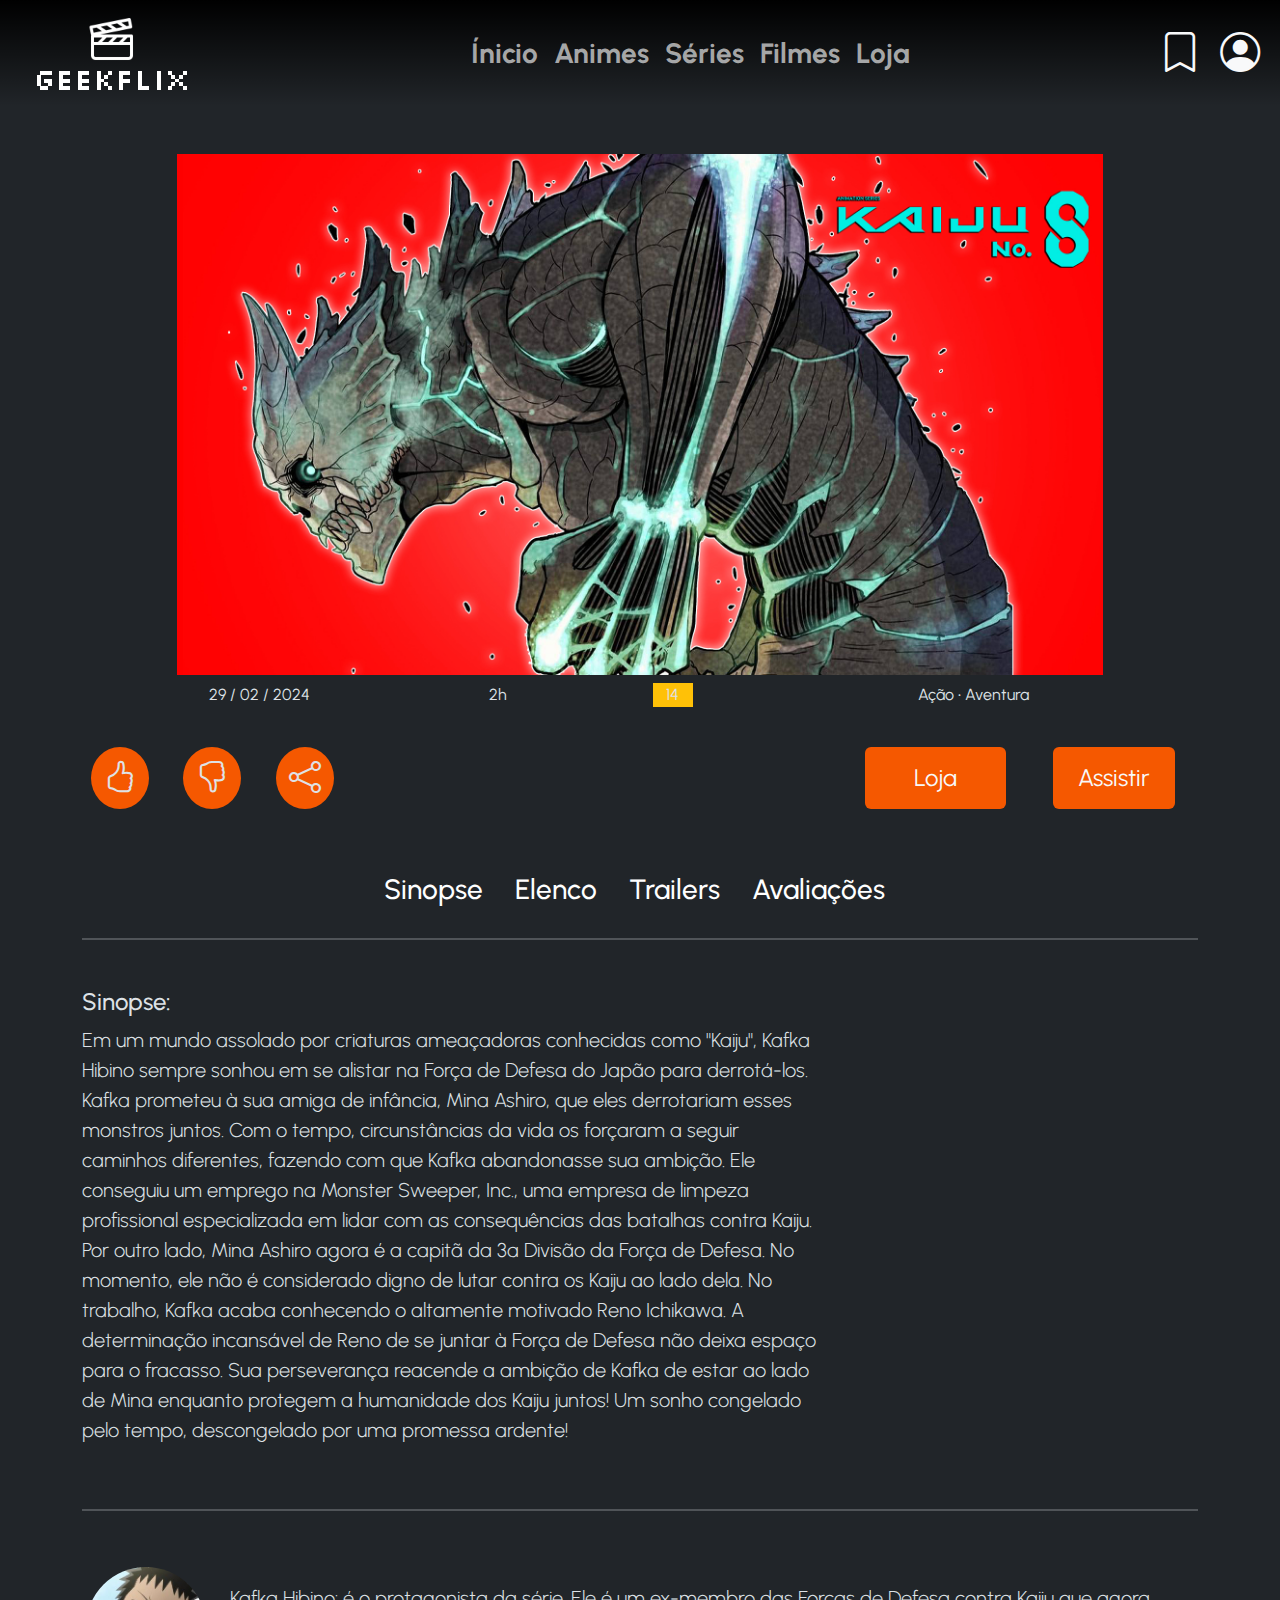
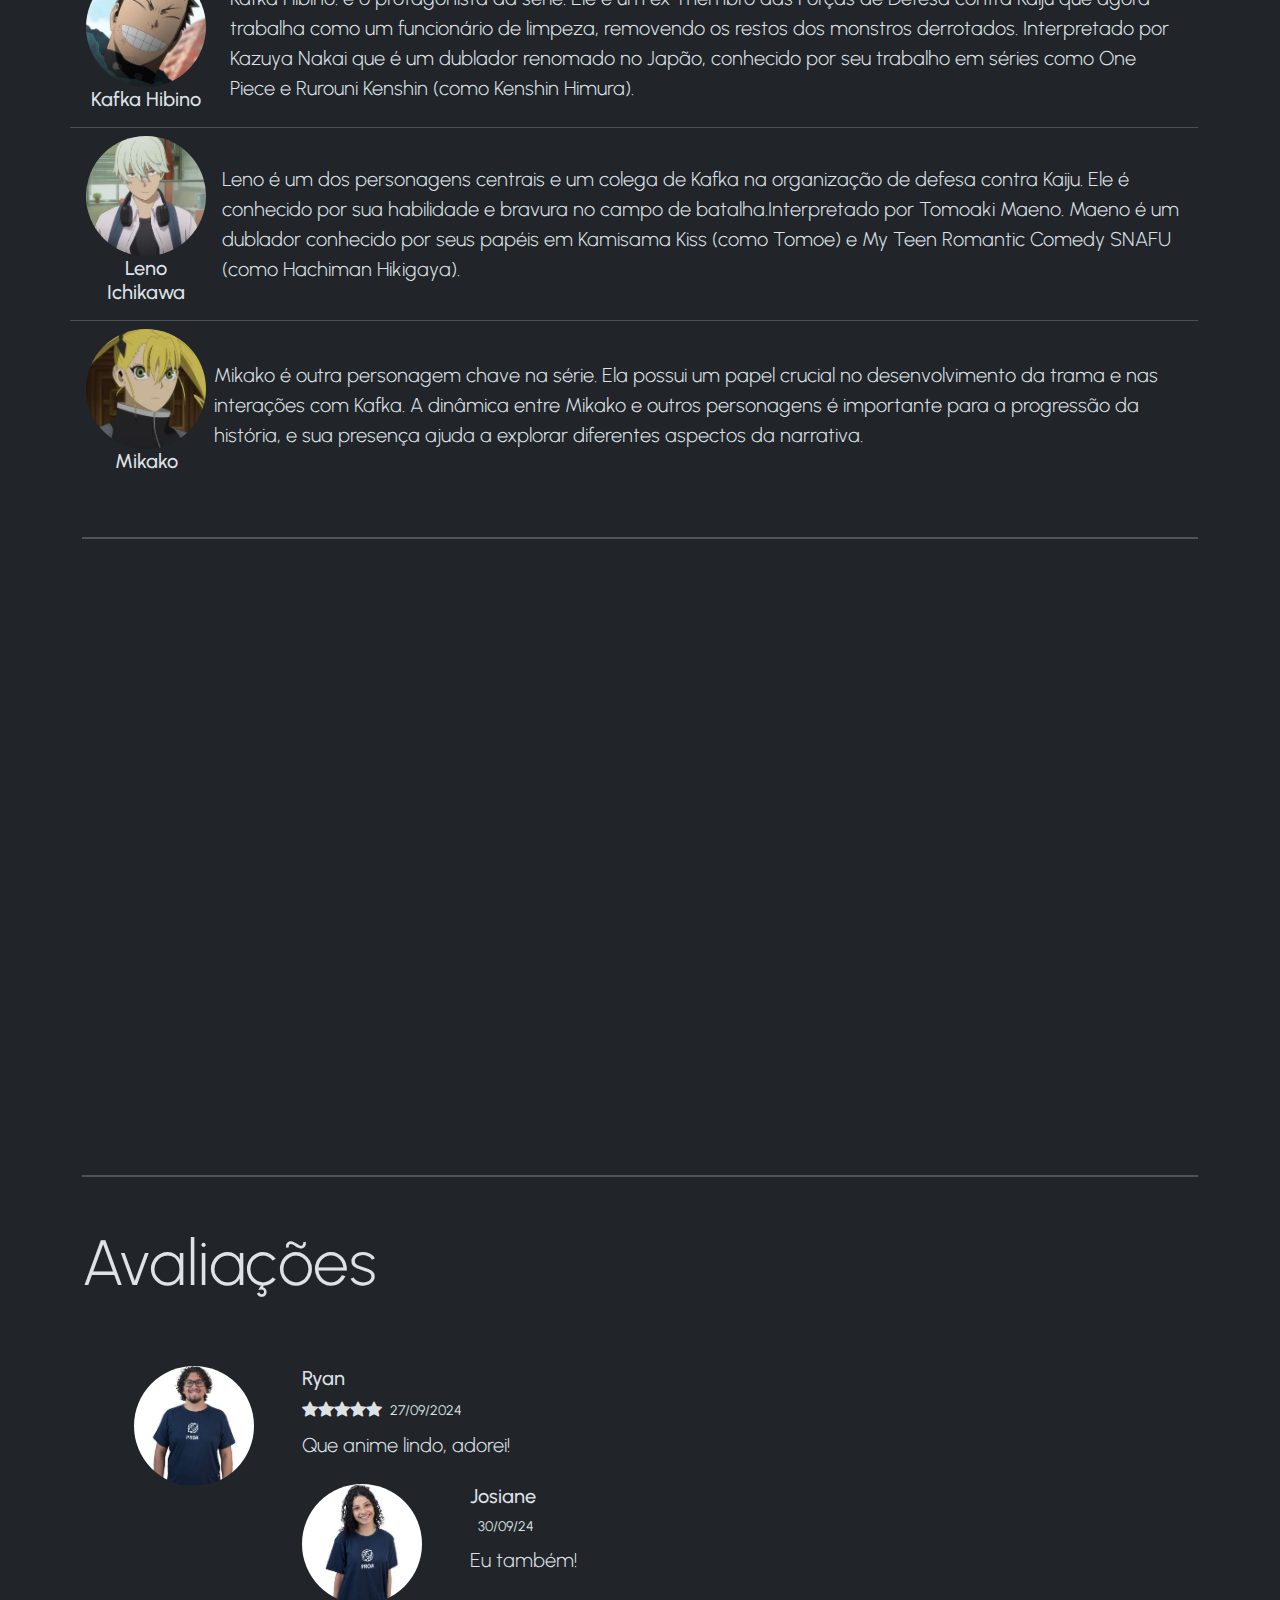
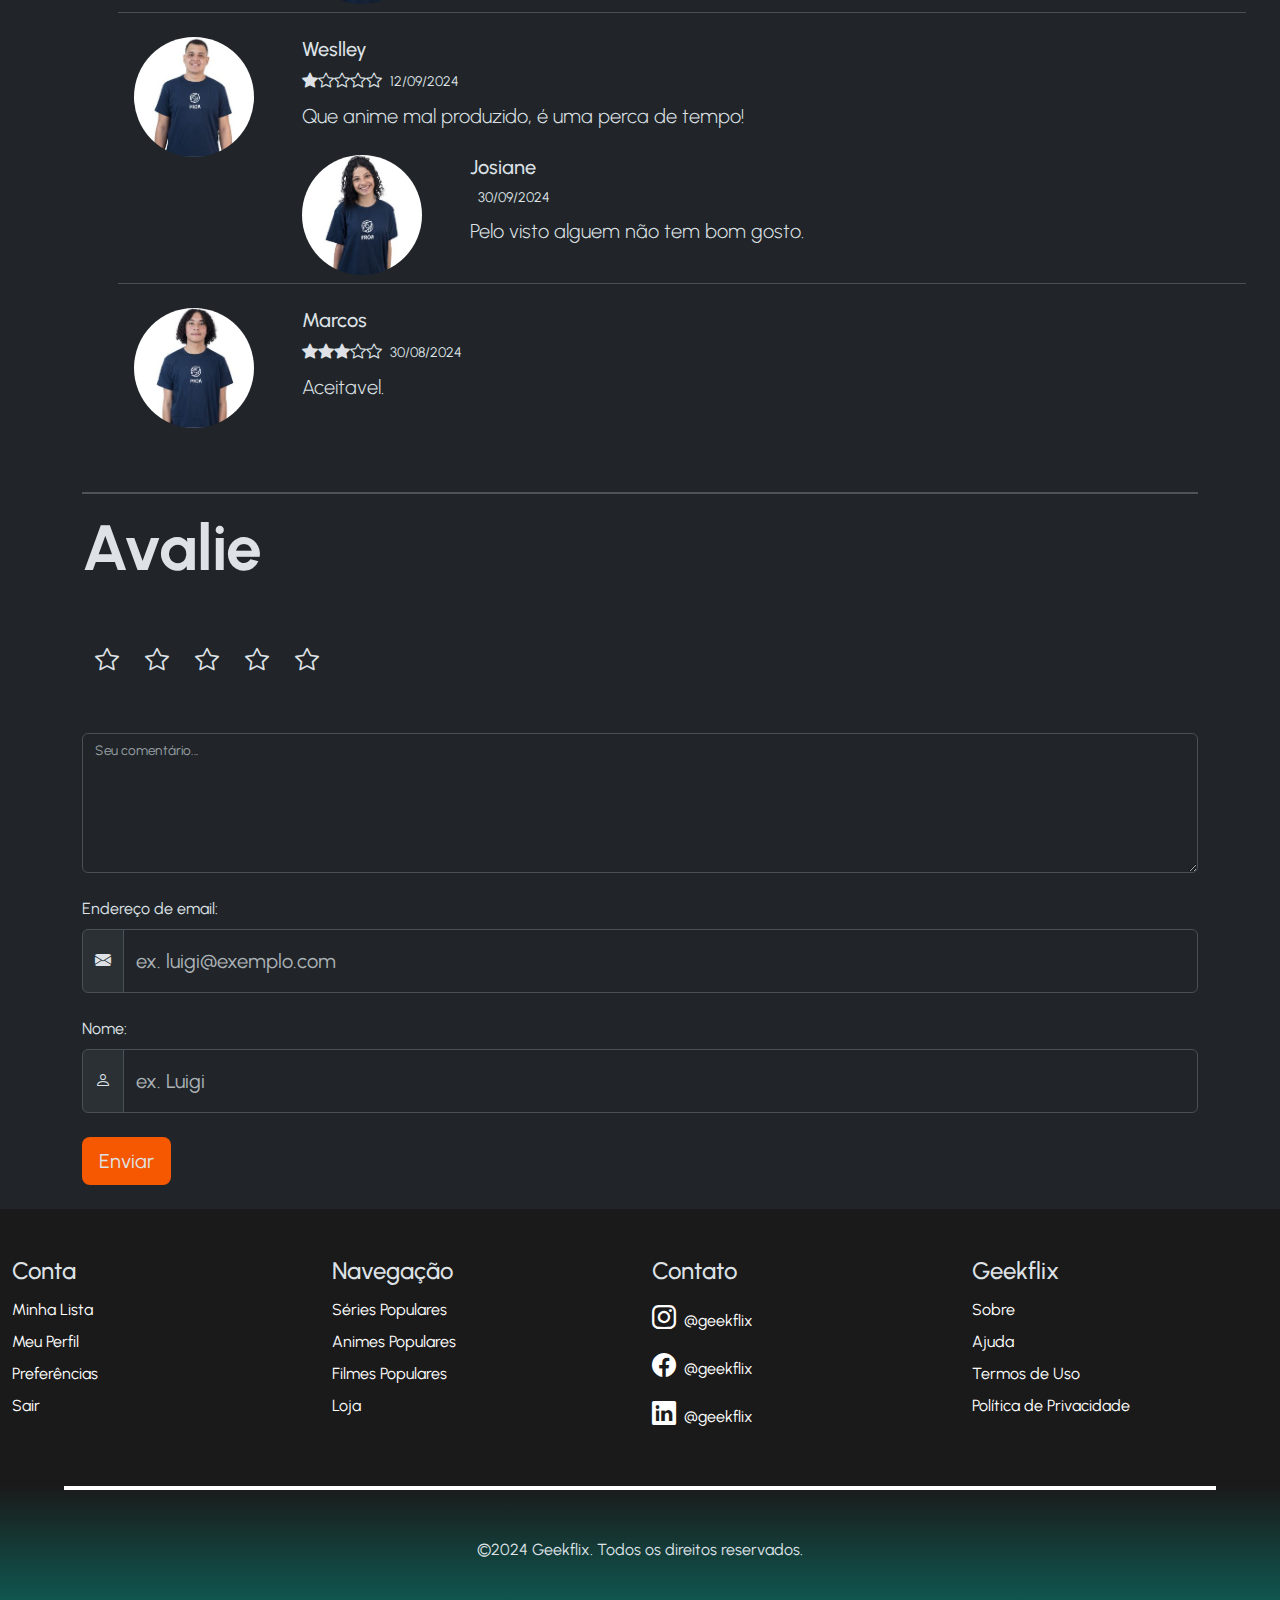
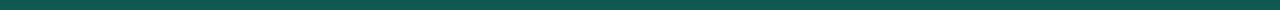
<file: descricao-kaiju8.html>
<!DOCTYPE html>
<html lang="pt-br" data-bs-theme="dark">

<head>
    <meta charset="UTF-8">
    <meta name="viewport" content="width=device-width, initial-scale=1.0">
    <title>Geekflix</title>

    <!-- Bootstrap CDN -->
    <link href="https://cdn.jsdelivr.net/npm/bootstrap@5.3.3/dist/css/bootstrap.min.css" rel="stylesheet"
        integrity="sha384-QWTKZyjpPEjISv5WaRU9OFeRpok6YctnYmDr5pNlyT2bRjXh0JMhjY6hW+ALEwIH" crossorigin="anonymous">
    <link rel="stylesheet" href="https://cdn.jsdelivr.net/npm/bootstrap-icons@1.11.3/font/bootstrap-icons.min.css">
    <link rel="stylesheet" href="styles/style.css">
</head>

<body>
    <header class="navbar navbar-expand-md">
        <div class="container-xxl">
            <a class="navbar-brand" href="./index.html#"><img src="images/logo.png" alt="logo" width="200px"
                    height="80px"></a>

            <button class="navbar-toggler" type="button" data-bs-toggle="collapse" data-bs-target="#main-nav"
                aria-controls="main-nav" aria-expanded="false" aria-label="Toggle navigation">
                <span class="navbar-toggler-icon"></span>
            </button>

            <ul class="collapse navbar-nav navbar-collapse flex-row justify-content-center fs-3 fw-bold" id="main-nav">
                <li class="nav-item d-md-block d-none"><a class="nav-link px-2" aria-current="page"
                        href="./index.html#">Ínicio</a></li>
                <li class="nav-item d-md-block d-none"><a class="nav-link px-2" href="./index.html#animes">Animes</a>
                </li>
                <li class="nav-item d-md-block d-none"><a class="nav-link px-2" href="./index.html#series">Séries</a>
                </li>
                <li class="nav-item d-md-block d-none"><a class="nav-link px-2" href="./index.html#filmes">Filmes</a>
                </li>
                <li class="nav-item d-block d-md-none"><a class="nav-link px-2" href="./index.html#animes">Assistir</a>
                </li>
                <li class="nav-item"><a class="nav-link px-2" href="./Area_Loja.html">Loja</a></li>
                <li class="nav-item d-block d-md-none"><a class="nav-link px-2" href="#">Conta</a></li>
                <li class="nav-item d-block d-md-none"><a class="nav-link px-2" href="#">Lista</a></li>
            </ul>

            <div class="justify-content-between d-none d-md-block">
                <a href="./minhalista.html" class="link-light"><i class="bi bi-bookmark h1 px-2"></i></a>
                <a href="#" class="link-light"><i class="bi bi-person-circle h1 px-2"></i></a>
            </div>
        </div>
    </header>

    <main class="container-sm">
        <div class="row mt-5 justify-content-center">
            <img class="col-10" src="images/Kaiju No 8.jpg" alt="naruto shippuden">
        </div>
        <div class="row mt-2 justify-content-center text-center">
            <div class="col-2 me-5">
                <p> 29 / 02 / 2024 </p>
            </div>
            <div class="col-2 me-5">
                <p>2h</p>
            </div>
            <div class="col-2">
                <p class="bg-warning" style="max-width: 40px;">14</p>
            </div>
            <div class="col-3">
                <p>Ação • Aventura</p>
            </div>
        </div>

        <div class="row justify-content-between mt-4">
            <div class="col-3 d-flex gap-3 justify-content-around">
                <div class="fundo-laranja btn rounded-circle fs-2 bi bi-hand-thumbs-up" id="like-button"
                    onclick="toggleLike()">
                </div>
                <div class="fundo-laranja btn rounded-circle fs-2 bi bi-hand-thumbs-down" id="dislike-button"
                    onclick="toggleDislike()">
                </div>
                <div class="fundo-laranja btn rounded-circle fs-2 bi bi-share" onclick="share()">
                </div>
            </div>
            <div class="col-7 col-md-6 col-lg-4 d-flex justify-content-around">
                <a href="Area_Loja.html"
                    class="btn rounded text-light fundo-laranja fs-4 align-content-center px-sm-5">Loja</a>
                <a href="#" class="btn rounded text-light fundo-laranja fs-4 align-content-center px-sm-4">Assistir</a>
            </div>
        </div>

        <div class="row navbar mt-5">
            <div class="nav h3 justify-content-center">
                <a href="#sinopse" class="nav-item nav-link link-body-emphasis d-none d-md-block">Sinopse</a>
                <a href="#elenco" class="nav-item nav-link link-body-emphasis">Elenco</a>
                <a href="#trailers" class="nav-item nav-link link-body-emphasis">Trailers</a>
                <a href="#avaliacoes" class="nav-item nav-link link-body-emphasis">Avaliações</a>
            </div>
        </div>

        <hr id="sinopse" class="border-2">

        <section class="row my-5">
            <h4>Sinopse:</h4>
            <p class="col-8 lead">Em um mundo assolado por criaturas ameaçadoras conhecidas como "Kaiju", Kafka Hibino
                sempre sonhou em se alistar na Força de Defesa do Japão para derrotá-los.

                Kafka prometeu à sua amiga de infância, Mina Ashiro, que eles derrotariam esses monstros juntos. Com o
                tempo, circunstâncias da vida os forçaram a seguir caminhos diferentes, fazendo com que Kafka
                abandonasse sua ambição. Ele conseguiu um emprego na Monster Sweeper, Inc., uma empresa de limpeza
                profissional especializada em lidar com as consequências das batalhas contra Kaiju. Por outro lado, Mina
                Ashiro agora é a capitã da 3ª Divisão da Força de Defesa. No momento, ele não é considerado digno de
                lutar contra os Kaiju ao lado dela.

                No trabalho, Kafka acaba conhecendo o altamente motivado Reno Ichikawa. A determinação incansável de
                Reno de se juntar à Força de Defesa não deixa espaço para o fracasso. Sua perseverança reacende a
                ambição de Kafka de estar ao lado de Mina enquanto protegem a humanidade dos Kaiju juntos! Um sonho
                congelado pelo tempo, descongelado por uma promessa ardente!
            </p>
        </section>

        <hr id="elenco" class="border-2">

        <section class="row my-5">
            <ul class="list-group list-group-flush">
                <li class="d-flex align-items-center list-group-item">
                    <span class="text-center me-3 w-25">
                        <img class="rounded-circle" src="./images/Personagens N8 (2).jpg"
                            alt="pessoa de pele clara e cabelo castanho" width="120px">
                        <h5>Kafka Hibino</h5>
                    </span>
                    <span class="lead ms-2"> Kafka Hibino: é o protagonista da série.
                        Ele é um ex-membro das Forças de Defesa contra Kaiju que agora trabalha como um funcionário de
                        limpeza,
                        removendo os restos dos monstros derrotados. Interpretado por Kazuya Nakai que é um dublador
                        renomado no Japão,
                        conhecido por seu trabalho em séries como One Piece e Rurouni Kenshin (como Kenshin Himura).

                    </span>
                </li>

                <li class="d-flex align-items-center list-group-item">
                    <span class="text-center me-3 w-25">
                        <img class="rounded-circle" src="./images/Personagens N8 (1).jpg"
                            alt="pessoa de pele clara e cabelo castanho" width="120px">
                        <h5>Leno Ichikawa</h5>
                    </span>
                    <span class="lead"> Leno é um dos personagens centrais e um colega de Kafka na organização de defesa
                        contra Kaiju.
                        Ele é conhecido por sua habilidade e bravura no campo de batalha.Interpretado por Tomoaki Maeno.
                        Maeno é um dublador conhecido por seus papéis em Kamisama Kiss (como Tomoe)
                        e My Teen Romantic Comedy SNAFU (como Hachiman Hikigaya).</span>
                </li>

                <li class="d-flex align-items-center list-group-item">
                    <span class="text-center me-2 w-25">
                        <img class="rounded-circle" src="./images/Personagens N8 (3).jpg"
                            alt="pessoa de pele clara e cabelo castanho" width="120px">
                        <h5>Mikako</h5>
                    </span>
                    <span class="lead"> Mikako é outra personagem chave na série.
                        Ela possui um papel crucial no desenvolvimento da trama e nas interações com Kafka.
                        A dinâmica entre Mikako e outros personagens é importante para a progressão da história,
                        e sua presença ajuda a explorar diferentes aspectos da narrativa.</span>
                </li>
            </ul>
        </section>

        <hr id="trailers" class="border-2">

        <section class="row my-5">
            <iframe class="col-10 m-auto" style="height: 60vh;"
                src="https://www.youtube.com/embed/JwF7bhvnCxI?si=KQEXJ-jZkOXCjdRq" frameborder="0"
                allow="accelerometer; autoplay; clipboard-write; encrypted-media; gyroscope; picture-in-picture; web-share"
                referrerpolicy="strict-origin-when-cross-origin" allowfullscreen></iframe>
        </section>

        <hr id="avaliacoes" class="border-2">

        <section class="row my-5">
            <h2 class="display-3 mb-5">Avaliações</h2>

            <ul class="list-unstyled ms-5 list-group list-group-flush">
                <li class="my-2 list-group-item">
                    <img class="rounded-circle float-start me-5" src="./images/ryan.jpg"
                        alt="pessoa de pele clara e cabelo castanho" width="120px">
                    <h5>Ryan</h5>
                    <div class="d-flex align-items-center pb-2">
                        <i class="bi bi-star-fill"></i>
                        <i class="bi bi-star-fill"></i>
                        <i class="bi bi-star-fill"></i>
                        <i class="bi bi-star-fill"></i>
                        <i class="bi bi-star-fill"></i>
                        <small class="ms-2">27/09/2024</small>
                    </div>
                    <span class="lead">Que anime lindo, adorei!</span>

                    <ul class="list-unstyled mt-4">
                        <li>
                            <img class="rounded-circle float-start me-5" src="./images/jose.jpg"
                                alt="pessoa de pele clara e cabelo castanho" width="120px">
                            <h5>Josiane </h5>
                            <div class="d-flex align-items-center pb-2">
                                <small class="ms-2">30/09/24</small>
                            </div>
                            <span class="lead">Eu também!</span>
                        </li>
                    </ul>
                </li>

                <li class="my-2 list-group-item">
                    <img class="rounded-circle float-start me-5" src="./images/welley.jpg"
                        alt="pessoa de pele clara e cabelo castanho" width="120px">
                    <h5>Weslley</h5>
                    <div class="d-flex align-items-center pb-2">
                        <i class="bi bi-star-fill"></i>
                        <i class="bi bi-star"></i>
                        <i class="bi bi-star"></i>
                        <i class="bi bi-star"></i>
                        <i class="bi bi-star"></i>
                        <small class="ms-2">12/09/2024</small>
                    </div>
                    <span class="lead">Que anime mal produzido, é uma perca de tempo!</span>

                    <ul class="list-unstyled mt-4">
                        <li>
                            <img class="rounded-circle float-start me-5" src="./images/jose.jpg"
                                alt="pessoa de pele clara e cabelo castanho" width="120px">
                            <h5>Josiane</h5>
                            <div class="d-flex align-items-center pb-2">
                                <small class="ms-2">30/09/2024</small>
                            </div>
                            <span class="lead">Pelo visto alguem não tem bom gosto.</span>
                        </li>
                    </ul>
                </li>

                <li class="my-2 list-group-item">
                    <img class="rounded-circle float-start me-5" src="./images/marcos.jpg"
                        alt="pessoa de pele clara e cabelo castanho" width="120px">
                    <h5>Marcos</h5>
                    <div class="d-flex align-items-center pb-2">
                        <i class="bi bi-star-fill"></i>
                        <i class="bi bi-star-fill"></i>
                        <i class="bi bi-star-fill"></i>
                        <i class="bi bi-star"></i>
                        <i class="bi bi-star"></i>
                        <small class="ms-2">30/08/2024</small>
                    </div>


                    <span class="lead">Aceitavel.</span>
            </ul>
        </section>

        <hr id="avaliar" class="border-2">

        <section>
            <h2 class="display-3 mb-5 fw-bold">Avalie</h2>

            <form>
                <div class="d-flex align-items-center">
                    <button type="button" class="btn fs-4 bi bi-star star" onclick="selectRating(1)"></button>
                    <button type="button" class="btn fs-4 bi bi-star star" onclick="selectRating(2)"></button>
                    <button type="button" class="btn fs-4 bi bi-star star" onclick="selectRating(3)"></button>
                    <button type="button" class="btn fs-4 bi bi-star star" onclick="selectRating(4)"></button>
                    <button type="button" class="btn fs-4 bi bi-star star" onclick="selectRating(5)"></button>
                </div>
                <div class="form-floating mb-4 mt-5">
                    <textarea id="comment" class="form-control fs-5" style="height: 140px;"></textarea>
                    <label for="comment" class="form-label">Seu comentário...</label>
                </div>

                <label for="email" class="form-label">Endereço de email:</label>
                <div class="mb-4 input-group">
                    <span class="input-group-text"><i class="bi bi-envelope-fill"></i></span>
                    <input type="email" class="form-control py-3 fs-5" id="email" placeholder="ex. luigi@exemplo.com">
                </div>

                <label for="nome" class="form-label">Nome:</label>
                <div class="mb-4 input-group">
                    <span class="input-group-text"><i class="bi bi-person"></i></span>
                    <input type="text" class="form-control py-3 fs-5" id="nome" placeholder="ex. Luigi">
                </div>
                <button class="btn fundo-laranja btn-lg mb-4">Enviar</button>
            </form>
        </section>
    </main>

    <footer class="pt-5">
        <div class="container-xxl">
            <div class="row lh-lg justify-content-center">
                <div class="col-3 d-none d-md-block">
                    <h4>Conta</h4>
                    <a href="#" class="nav-link link-body-emphasis">Minha Lista</a>
                    <a href="#" class="nav-link link-body-emphasis">Meu Perfil</a>
                    <a href="#" class="nav-link link-body-emphasis">Preferências</a>
                    <a href="#" class="nav-link link-body-emphasis">Sair</a>
                </div>
                <div class="col-3 d-none d-md-block">
                    <h4>Navegação</h4>
                    <a href="#" class="nav-link link-body-emphasis">Séries Populares</a>
                    <a href="#" class="nav-link link-body-emphasis">Animes Populares</a>
                    <a href="#" class="nav-link link-body-emphasis">Filmes Populares</a>
                    <a href="#" class="nav-link link-body-emphasis">Loja</a>
                </div>
                <div class="col-3">
                    <h4>Contato</h4>
                    <a href="#" class="nav-link link-body-emphasis"><i class="bi bi-instagram fs-4 me-1"></i>
                        @geekflix</a>
                    <a href="#" class="nav-link link-body-emphasis"><i class="bi bi-facebook fs-4 me-1"></i>
                        @geekflix</a>
                    <a href="#" class="nav-link link-body-emphasis"><i class="bi bi-linkedin fs-4 me-1"></i>
                        @geekflix</a>
                </div>
                <div class="col-3">
                    <h4>Geekflix</h4>
                    <a href="#" class="nav-link link-body-emphasis">Sobre</a>
                    <a href="#" class="nav-link link-body-emphasis">Ajuda</a>
                    <a href="#" class="nav-link link-body-emphasis">Termos de Uso</a>
                    <a href="#" class="nav-link link-body-emphasis">Política de Privacidade</a>
                </div>
            </div>
        </div>
        <hr class="my-5 m-auto border border-2 border-white opacity-100" style="width: 90%;">
        <p class="w-100 text-center pb-5 m-0">&copy;2024 Geekflix. Todos os direitos reservados.</p>
    </footer>

    <script>
        let liked = false;
        let disliked = false;
        const likeButton = document.querySelector("#like-button")
        const dislikeButton = document.querySelector("#dislike-button")

        function selectRating(rating) {
            const stars = document.querySelectorAll(".star");

            for (let i = 0; i < 5; i++) {
                stars[i].className = "btn fs-4 bi bi-star star";
            }

            for (let i = 0; i < rating; i++) {
                stars[i].classList.toggle("bi-star-fill");
                stars[i].classList.toggle("bi-star");
            }
        }

        function toggleLike() {
            likeButton.classList.toggle("bi-hand-thumbs-up");
            likeButton.classList.toggle("bi-hand-thumbs-up-fill");
            liked = !liked;

            if (disliked) {
                dislikeButton.classList.toggle("bi-hand-thumbs-down");
                dislikeButton.classList.toggle("bi-hand-thumbs-down-fill");
                disliked = !disliked;
            }
        }

        function toggleDislike() {
            dislikeButton.classList.toggle("bi-hand-thumbs-down");
            dislikeButton.classList.toggle("bi-hand-thumbs-down-fill");

            disliked = !disliked;

            if (liked) {
                likeButton.classList.toggle("bi-hand-thumbs-up");
                likeButton.classList.toggle("bi-hand-thumbs-up-fill");
                liked = !liked;
            }
        }
    </script>

    <!-- Bootstrap CDN -->
    <script src="https://cdn.jsdelivr.net/npm/bootstrap@5.3.3/dist/js/bootstrap.bundle.min.js"
        integrity="sha384-YvpcrYf0tY3lHB60NNkmXc5s9fDVZLESaAA55NDzOxhy9GkcIdslK1eN7N6jIeHz"
        crossorigin="anonymous"></script>
</body>

</html>
</file>
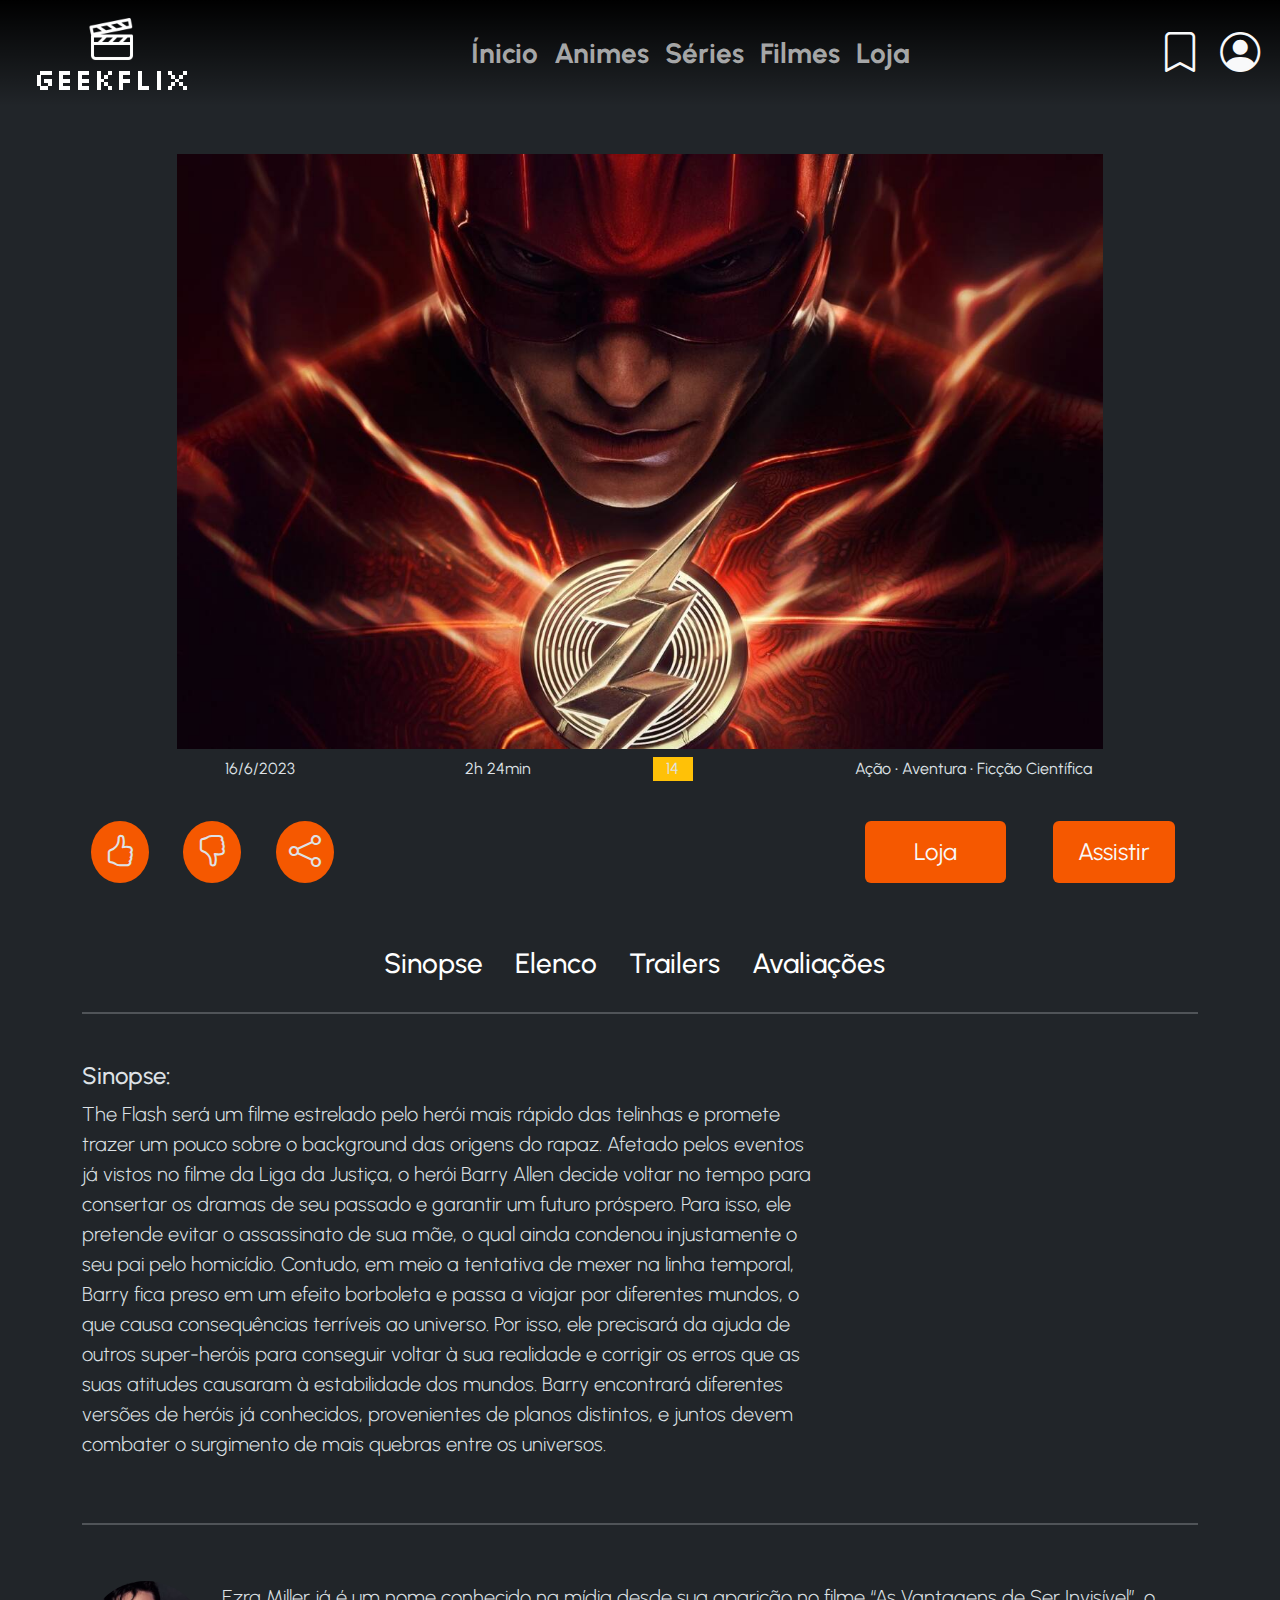
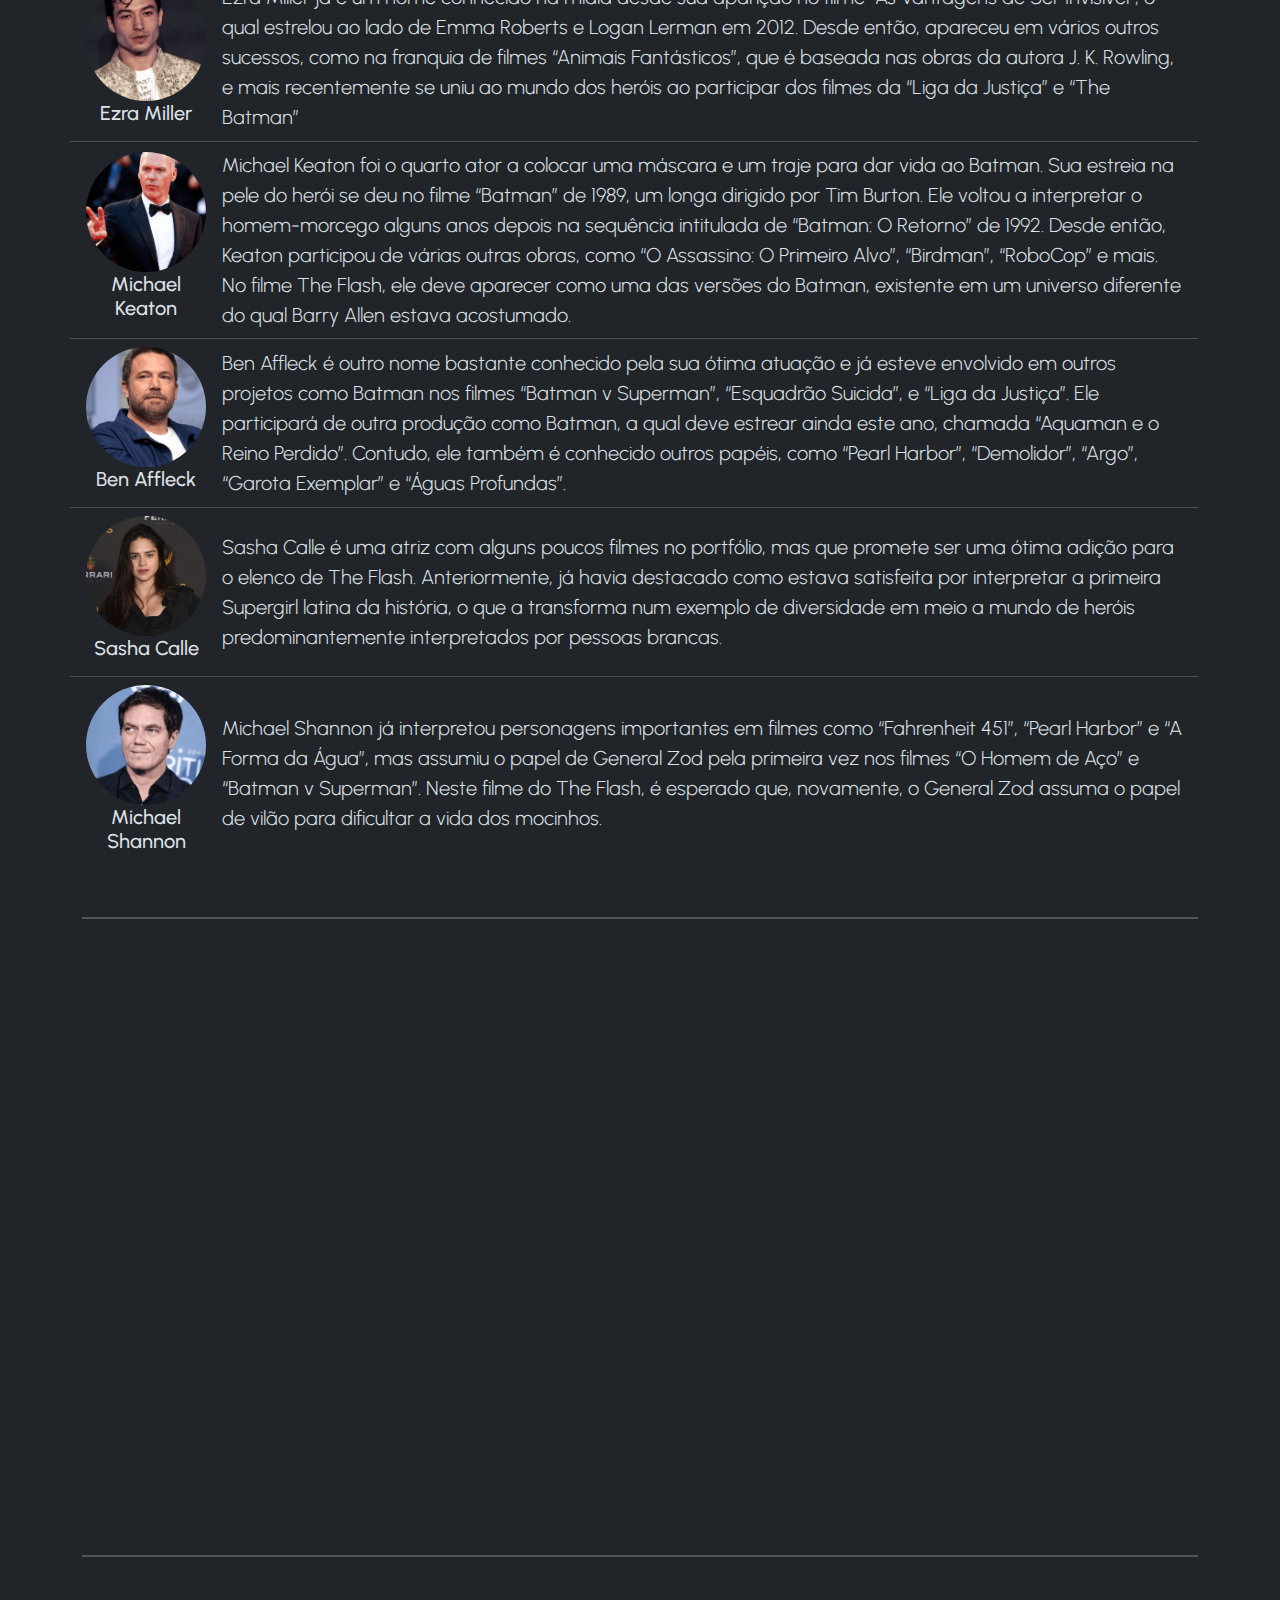
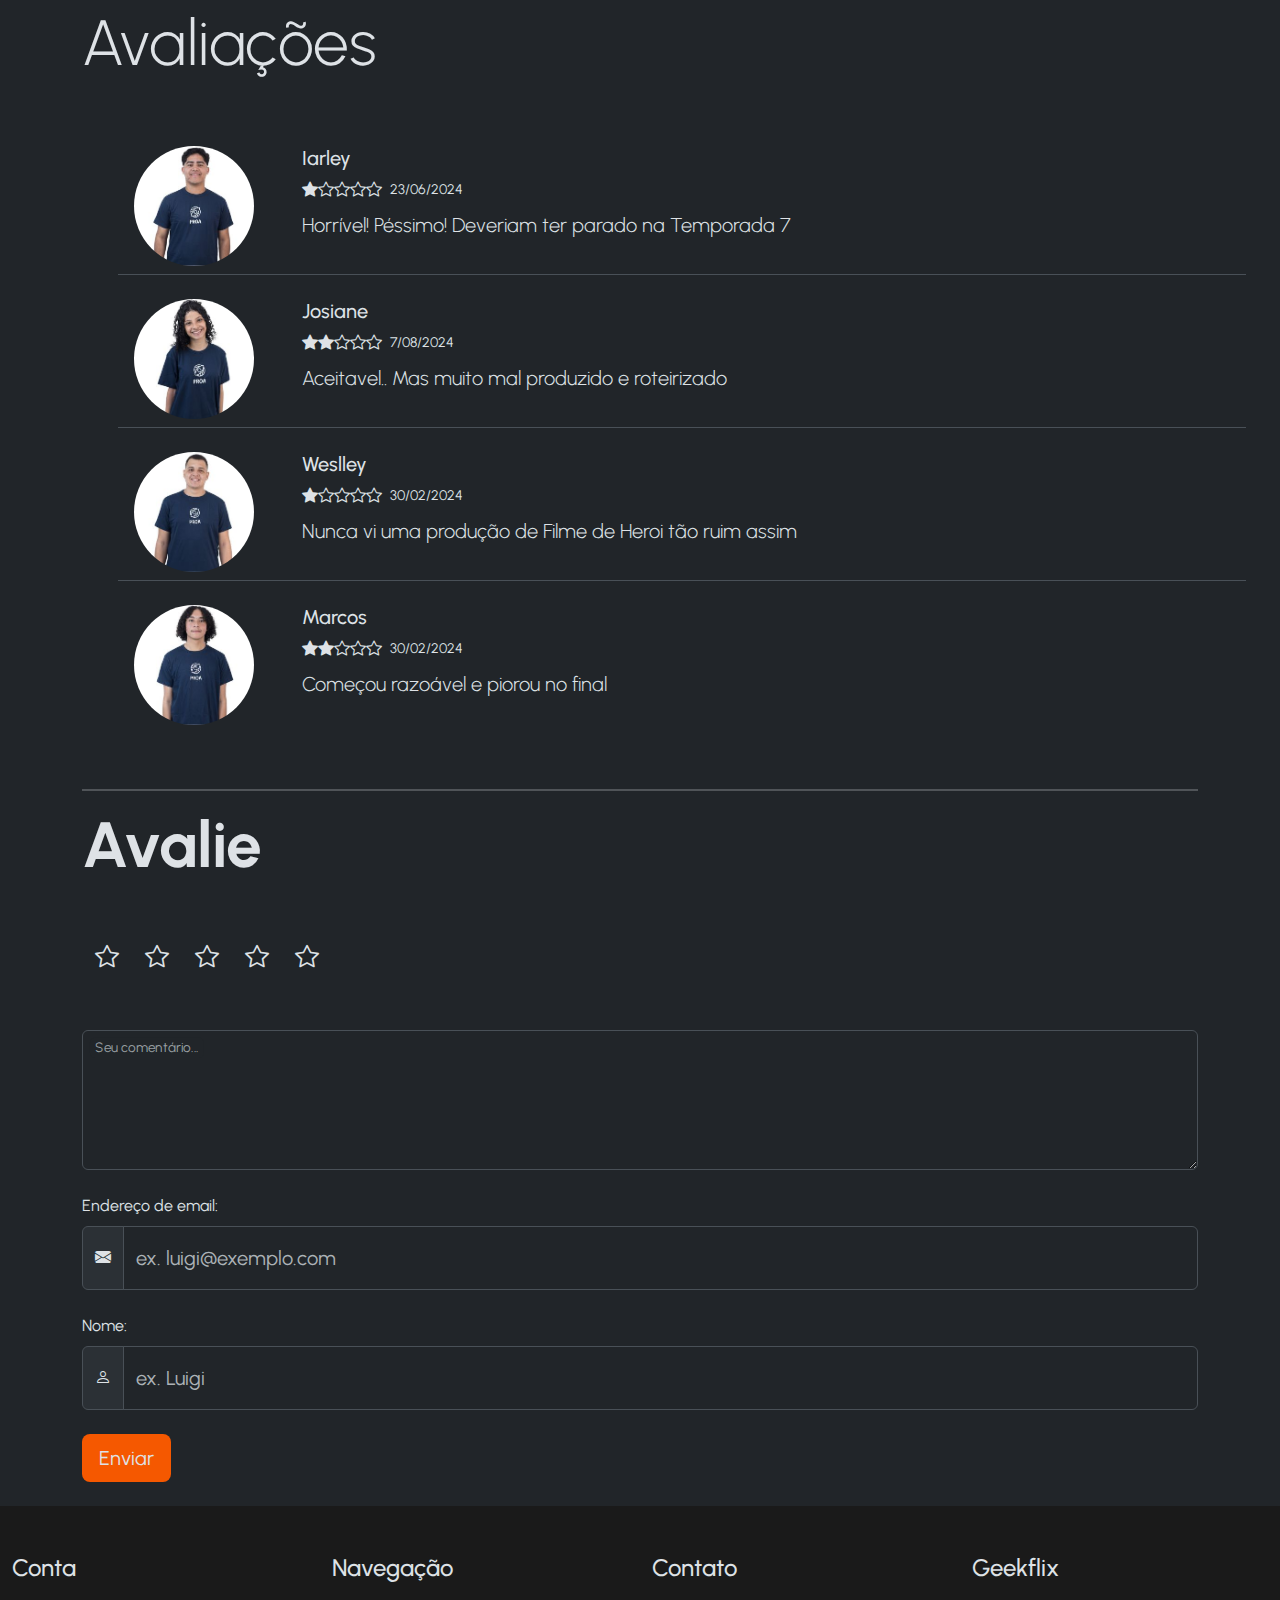
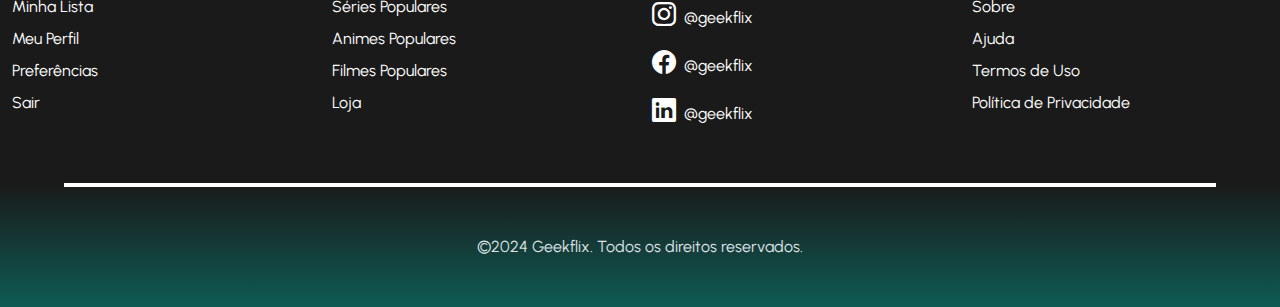
<file: descrição-flash-filme.html>
<!DOCTYPE html>
<html lang="pt-br" data-bs-theme="dark">

<head>
    <meta charset="UTF-8">
    <meta name="viewport" content="width=device-width, initial-scale=1.0">
    <title>Geekflix</title>

    <!-- Bootstrap CDN -->
    <link href="https://cdn.jsdelivr.net/npm/bootstrap@5.3.3/dist/css/bootstrap.min.css" rel="stylesheet"
        integrity="sha384-QWTKZyjpPEjISv5WaRU9OFeRpok6YctnYmDr5pNlyT2bRjXh0JMhjY6hW+ALEwIH" crossorigin="anonymous">
    <link rel="stylesheet" href="https://cdn.jsdelivr.net/npm/bootstrap-icons@1.11.3/font/bootstrap-icons.min.css">
    <link rel="stylesheet" href="styles/style.css">
</head>

<body>
    <header class="navbar navbar-expand-md">
        <div class="container-xxl">
            <a class="navbar-brand" href="./index.html#"><img src="images/logo.png" alt="logo" width="200px"
                    height="80px"></a>

            <button class="navbar-toggler" type="button" data-bs-toggle="collapse" data-bs-target="#main-nav"
                aria-controls="main-nav" aria-expanded="false" aria-label="Toggle navigation">
                <span class="navbar-toggler-icon"></span>
            </button>

            <ul class="collapse navbar-nav navbar-collapse flex-row justify-content-center fs-3 fw-bold" id="main-nav">
                <li class="nav-item d-md-block d-none"><a class="nav-link px-2" aria-current="page"
                        href="./index.html#">Ínicio</a></li>
                <li class="nav-item d-md-block d-none"><a class="nav-link px-2" href="./index.html#animes">Animes</a>
                </li>
                <li class="nav-item d-md-block d-none"><a class="nav-link px-2" href="./index.html#series">Séries</a>
                </li>
                <li class="nav-item d-md-block d-none"><a class="nav-link px-2" href="./index.html#filmes">Filmes</a>
                </li>
                <li class="nav-item d-block d-md-none"><a class="nav-link px-2" href="./index.html#animes">Assistir</a>
                </li>
                <li class="nav-item"><a class="nav-link px-2" href="#">Loja</a></li>
                <li class="nav-item d-block d-md-none"><a class="nav-link px-2" href="#">Conta</a></li>
                <li class="nav-item d-block d-md-none"><a class="nav-link px-2" href="#">Lista</a></li>
            </ul>

            <div class="justify-content-between d-none d-md-block">
                <a href="./minhalista.html" class="link-light"><i class="bi bi-bookmark h1 px-2"></i></a>
                <a href="#" class="link-light"><i class="bi bi-person-circle h1 px-2"></i></a>
            </div>
        </div>
    </header>

    <main class="container-sm">
        <div class="row mt-5 justify-content-center">
            <img class="col-10" src="images/the-flash-5.jpg" alt="naruto shippuden">
        </div>
        <div class="row mt-2 justify-content-center text-center">
            <div class="col-2 me-5">
                <p>16/6/2023</p>
            </div>
            <div class="col-2 me-5">
                <p>2h 24min</p>
            </div>
            <div class="col-2">
                <p class="bg-warning" style="max-width: 40px;">14</p>
            </div>
            <div class="col-3">
                <p>Ação • Aventura • Ficção Científica</p>
            </div>
        </div>

        <div class="row justify-content-between mt-4">
            <div class="col-3 d-flex gap-3 justify-content-around">
                <div class="fundo-laranja btn rounded-circle fs-2 bi bi-hand-thumbs-up" id="like-button"
                    onclick="toggleLike()">
                </div>
                <div class="fundo-laranja btn rounded-circle fs-2 bi bi-hand-thumbs-down" id="dislike-button"
                    onclick="toggleDislike()">
                </div>
                <div class="fundo-laranja btn rounded-circle fs-2 bi bi-share" onclick="share()">
                </div>
            </div>
            <div class="col-7 col-md-6 col-lg-4 d-flex justify-content-around">
                <a href="Area_Loja.html"
                    class="btn rounded text-light fundo-laranja fs-4 align-content-center px-sm-5">Loja</a>
                <a href="#" class="btn rounded text-light fundo-laranja fs-4 align-content-center px-sm-4">Assistir</a>
            </div>
        </div>

        <div class="row navbar mt-5">
            <div class="nav h3 justify-content-center">
                <a href="#sinopse" class="nav-item nav-link link-body-emphasis d-none d-md-block">Sinopse</a>
                <a href="#elenco" class="nav-item nav-link link-body-emphasis">Elenco</a>
                <a href="#trailers" class="nav-item nav-link link-body-emphasis">Trailers</a>
                <a href="#avaliacoes" class="nav-item nav-link link-body-emphasis">Avaliações</a>
            </div>
        </div>

        <hr id="sinopse" class="border-2">

        <section class="row my-5">
            <h4>Sinopse:</h4>
            <p class="col-8 lead">The Flash será um filme estrelado pelo herói mais rápido das telinhas e promete trazer
                um pouco sobre o background das origens do rapaz. Afetado pelos eventos já vistos no filme da Liga da
                Justiça, o herói Barry Allen decide voltar no tempo para consertar os dramas de seu passado e garantir
                um futuro próspero. Para isso, ele pretende evitar o assassinato de sua mãe, o qual ainda condenou
                injustamente o seu pai pelo homicídio. Contudo, em meio a tentativa de mexer na linha temporal, Barry
                fica preso em um efeito borboleta e passa a viajar por diferentes mundos, o que causa consequências
                terríveis ao universo.

                Por isso, ele precisará da ajuda de outros super-heróis para conseguir voltar à sua realidade e corrigir
                os erros que as suas atitudes causaram à estabilidade dos mundos. Barry encontrará diferentes versões de
                heróis já conhecidos, provenientes de planos distintos, e juntos devem combater o surgimento de mais
                quebras entre os universos.</p>
        </section>

        <hr id="elenco" class="border-2">

        <section class="row my-5">
            <ul class="list-group list-group-flush">
                <li class="d-flex align-items-center list-group-item">
                    <span class="text-center me-3 w-25">
                        <img class="rounded-circle" src="./images/Neil Hall.jpg"
                            alt="pessoa de pele clara e cabelo castanho" width="120px">
                        <h5>Ezra Miller </h5>
                    </span>
                    <span class="lead">Ezra Miller já é um nome conhecido na mídia desde sua aparição no filme “As Vantagens de Ser Invisível”, o qual estrelou ao lado de Emma Roberts e Logan Lerman em 2012. Desde então, apareceu em vários outros sucessos, como na franquia de filmes “Animais Fantásticos”, que é baseada nas obras da autora J. K. Rowling, e mais recentemente se uniu ao mundo dos heróis ao participar dos filmes da “Liga da Justiça” e “The Batman”</span>
                </li>

                <li class="d-flex align-items-center list-group-item">
                    <span class="text-center me-3 w-25">
                        <img class="rounded-circle" src="./images/Tony Gentile.jpg"
                            alt="pessoa de pele clara e cabelo castanho" width="120px">
                        <h5>Michael Keaton</h5>
                    </span>
                    <span class="lead">Michael Keaton foi o quarto ator a colocar uma máscara e um traje para dar vida ao Batman. Sua estreia na pele do herói se deu no filme “Batman” de 1989, um longa dirigido por Tim Burton. Ele voltou a interpretar o homem-morcego alguns anos depois na sequência intitulada de “Batman: O Retorno” de 1992. Desde então, Keaton participou de várias outras obras, como “O Assassino: O Primeiro Alvo”, “Birdman”, “RoboCop” e mais. No filme The Flash, ele deve aparecer como uma das versões do Batman, existente em um universo diferente do qual Barry Allen estava acostumado.</span>
                </li>

                <li class="d-flex align-items-center list-group-item">
                    <span class="text-center me-3 w-25">
                        <img class="rounded-circle" src="./images/Gage.jpg"
                            alt="pessoa de pele clara e cabelo castanho" width="120px">
                        <h5>Ben Affleck </h5>
                    </span>
                    <span class="lead">Ben Affleck é outro nome bastante conhecido pela sua ótima atuação e já esteve envolvido em outros projetos como Batman nos filmes “Batman v Superman”, “Esquadrão Suicida”, e “Liga da Justiça”. Ele participará de outra produção como Batman, a qual deve estrear ainda este ano, chamada “Aquaman e o Reino Perdido”. Contudo, ele também é conhecido outros papéis, como “Pearl Harbor”, “Demolidor”, “Argo”, “Garota Exemplar” e “Águas Profundas”.</span>
                </li>

                <li class="d-flex align-items-center list-group-item">
                    <span class="text-center me-3 w-25">
                        <img class="rounded-circle" src="./images/Jordan Strauss.jpg"
                            alt="pessoa de pele clara e cabelo castanho" width="120px">
                        <h5>Sasha Calle </h5>
                    </span>
                    <span class="lead">Sasha Calle é uma atriz com alguns poucos filmes no portfólio, mas que promete ser uma ótima adição para o elenco de The Flash. Anteriormente, já havia destacado como estava satisfeita por interpretar a primeira Supergirl latina da história, o que a transforma num exemplo de diversidade em meio a mundo de heróis predominantemente interpretados por pessoas brancas.</span>
                </li>

                <li class="d-flex align-items-center list-group-item">
                    <span class="text-center me-3 w-25">
                        <img class="rounded-circle" src="./images/Salangsang.jpg"
                            alt="pessoa de pele clara e cabelo castanho" width="120px">
                        <h5>Michael Shannon</h5>
                    </span>
                    <span class="lead">Michael Shannon já interpretou personagens importantes em filmes como “Fahrenheit 451”, “Pearl Harbor” e “A Forma da Água”, mas assumiu o papel de General Zod pela primeira vez nos filmes “O Homem de Aço” e “Batman v Superman”. Neste filme do The Flash, é esperado que, novamente, o General Zod assuma o papel de vilão para dificultar a vida dos mocinhos.</span>
                </li>
            </ul>
        </section>

        <hr id="trailers" class="border-2">

        <section class="row my-5">
            <iframe class="col-10 m-auto" style="height: 60vh;"
                src="https://www.youtube.com/embed/figLauMgASA?si=hPPOqbc3bUwqzQZY" frameborder="0"
                allow="accelerometer; autoplay; clipboard-write; encrypted-media; gyroscope; picture-in-picture; web-share"
                referrerpolicy="strict-origin-when-cross-origin" allowfullscreen></iframe>
        </section>

        <hr id="avaliacoes" class="border-2">

        <section class="row my-5">
            <h2 class="display-3 mb-5">Avaliações</h2>

            <ul class="list-unstyled ms-5 list-group list-group-flush">
                <li class="my-2 list-group-item">
                    <img class="rounded-circle float-start me-5" src="./images/iarley.jpg"
                        alt="pessoa de pele clara e cabelo castanho" width="120px">
                    <h5>Iarley</h5>
                    <div class="d-flex align-items-center pb-2">
                        <i class="bi bi-star-fill"></i>
                        <i class="bi bi-star"></i>
                        <i class="bi bi-star"></i>
                        <i class="bi bi-star"></i>
                        <i class="bi bi-star"></i>
                        <small class="ms-2">23/06/2024</small>
                    </div>
                    <span class="lead"> Horrível! Péssimo! Deveriam ter parado na Temporada 7</span>

                </li>

                <li class="my-2 list-group-item">
                    <img class="rounded-circle float-start me-5" src="./images/jose.jpg"
                        alt="pessoa de pele clara e cabelo castanho" width="120px">
                    <h5>Josiane</h5>
                    <div class="d-flex align-items-center pb-2">
                        <i class="bi bi-star-fill"></i>
                        <i class="bi bi-star-fill"></i>
                        <i class="bi bi-star"></i>
                        <i class="bi bi-star"></i>
                        <i class="bi bi-star"></i>
                        <small class="ms-2">7/08/2024</small>
                    </div>
                    <span class="lead">Aceitavel.. Mas muito mal produzido e roteirizado</span>
                </li>

                <li class="my-2 list-group-item">
                    <img class="rounded-circle float-start me-5" src="./images/welley.jpg"
                        alt="pessoa de pele clara e cabelo castanho" width="120px">
                    <h5>Weslley</h5>
                    <div class="d-flex align-items-center pb-2">
                        <i class="bi bi-star-fill"></i>
                        <i class="bi bi-star"></i>
                        <i class="bi bi-star"></i>
                        <i class="bi bi-star"></i>
                        <i class="bi bi-star"></i>
                        <small class="ms-2">30/02/2024</small>
                    </div>
                    <span class="lead">Nunca vi uma produção de Filme de Heroi tão ruim assim</span>
                </li>

                <li class="my-2 list-group-item">
                    <img class="rounded-circle float-start me-5" src="./images/marcos.jpg"
                        alt="pessoa de pele clara e cabelo castanho" width="120px">
                    <h5>Marcos</h5>
                    <div class="d-flex align-items-center pb-2">
                        <i class="bi bi-star-fill"></i>
                        <i class="bi bi-star-fill"></i>
                        <i class="bi bi-star"></i>
                        <i class="bi bi-star"></i>
                        <i class="bi bi-star"></i>
                        <small class="ms-2">30/02/2024</small>
                    </div>
                    <span class="lead">Começou razoável e piorou no final</span>
                </li>
            </ul>
        </section>

        <hr id="avaliar" class="border-2">

        <section>
            <h2 class="display-3 mb-5 fw-bold">Avalie</h2>

            <form>
                <div class="d-flex align-items-center">
                    <button type="button" class="btn fs-4 bi bi-star star" onclick="selectRating(1)"></button>
                    <button type="button" class="btn fs-4 bi bi-star star" onclick="selectRating(2)"></button>
                    <button type="button" class="btn fs-4 bi bi-star star" onclick="selectRating(3)"></button>
                    <button type="button" class="btn fs-4 bi bi-star star" onclick="selectRating(4)"></button>
                    <button type="button" class="btn fs-4 bi bi-star star" onclick="selectRating(5)"></button>
                </div>
                <div class="form-floating mb-4 mt-5">
                    <textarea id="comment" class="form-control fs-5" style="height: 140px;"></textarea>
                    <label for="comment" class="form-label">Seu comentário...</label>
                </div>

                <label for="email" class="form-label">Endereço de email:</label>
                <div class="mb-4 input-group">
                    <span class="input-group-text"><i class="bi bi-envelope-fill"></i></span>
                    <input type="email" class="form-control py-3 fs-5" id="email" placeholder="ex. luigi@exemplo.com">
                </div>

                <label for="nome" class="form-label">Nome:</label>
                <div class="mb-4 input-group">
                    <span class="input-group-text"><i class="bi bi-person"></i></span>
                    <input type="text" class="form-control py-3 fs-5" id="nome" placeholder="ex. Luigi">
                </div>

                <button class="btn fundo-laranja btn-lg mb-4">Enviar</button>
            </form>
        </section>
    </main>

    <footer class="pt-5">
        <div class="container-xxl">
            <div class="row lh-lg justify-content-center">
                <div class="col-3 d-none d-md-block">
                    <h4>Conta</h4>
                    <a href="#" class="nav-link link-body-emphasis">Minha Lista</a>
                    <a href="#" class="nav-link link-body-emphasis">Meu Perfil</a>
                    <a href="#" class="nav-link link-body-emphasis">Preferências</a>
                    <a href="#" class="nav-link link-body-emphasis">Sair</a>
                </div>
                <div class="col-3 d-none d-md-block">
                    <h4>Navegação</h4>
                    <a href="#" class="nav-link link-body-emphasis">Séries Populares</a>
                    <a href="#" class="nav-link link-body-emphasis">Animes Populares</a>
                    <a href="#" class="nav-link link-body-emphasis">Filmes Populares</a>
                    <a href="#" class="nav-link link-body-emphasis">Loja</a>
                </div>
                <div class="col-3">
                    <h4>Contato</h4>
                    <a href="#" class="nav-link link-body-emphasis"><i class="bi bi-instagram fs-4 me-1"></i>
                        @geekflix</a>
                    <a href="#" class="nav-link link-body-emphasis"><i class="bi bi-facebook fs-4 me-1"></i>
                        @geekflix</a>
                    <a href="#" class="nav-link link-body-emphasis"><i class="bi bi-linkedin fs-4 me-1"></i>
                        @geekflix</a>
                </div>
                <div class="col-3">
                    <h4>Geekflix</h4>
                    <a href="#" class="nav-link link-body-emphasis">Sobre</a>
                    <a href="#" class="nav-link link-body-emphasis">Ajuda</a>
                    <a href="#" class="nav-link link-body-emphasis">Termos de Uso</a>
                    <a href="#" class="nav-link link-body-emphasis">Política de Privacidade</a>
                </div>
            </div>
        </div>
        <hr class="my-5 m-auto border border-2 border-white opacity-100" style="width: 90%;">
        <p class="w-100 text-center pb-5 m-0">&copy;2024 Geekflix. Todos os direitos reservados.</p>
    </footer>

    <script>
        let liked = false;
        let disliked = false;
        const likeButton = document.querySelector("#like-button")
        const dislikeButton = document.querySelector("#dislike-button")

        function selectRating(rating) {
            const stars = document.querySelectorAll(".star");

            for (let i = 0; i < 5; i++) {
                stars[i].className = "btn fs-4 bi bi-star star";
            }

            for (let i = 0; i < rating; i++) {
                stars[i].classList.toggle("bi-star-fill");
                stars[i].classList.toggle("bi-star");
            }
        }

        function toggleLike() {
            likeButton.classList.toggle("bi-hand-thumbs-up");
            likeButton.classList.toggle("bi-hand-thumbs-up-fill");
            liked = !liked;

            if (disliked) {
                dislikeButton.classList.toggle("bi-hand-thumbs-down");
                dislikeButton.classList.toggle("bi-hand-thumbs-down-fill");
                disliked = !disliked;
            }
        }

        function toggleDislike() {
            dislikeButton.classList.toggle("bi-hand-thumbs-down");
            dislikeButton.classList.toggle("bi-hand-thumbs-down-fill");

            disliked = !disliked;

            if (liked) {
                likeButton.classList.toggle("bi-hand-thumbs-up");
                likeButton.classList.toggle("bi-hand-thumbs-up-fill");
                liked = !liked;
            }
        }
    </script>

    <!-- Bootstrap CDN -->
    <script src="https://cdn.jsdelivr.net/npm/bootstrap@5.3.3/dist/js/bootstrap.bundle.min.js"
        integrity="sha384-YvpcrYf0tY3lHB60NNkmXc5s9fDVZLESaAA55NDzOxhy9GkcIdslK1eN7N6jIeHz"
        crossorigin="anonymous"></script>
</body>

</html>
</file>
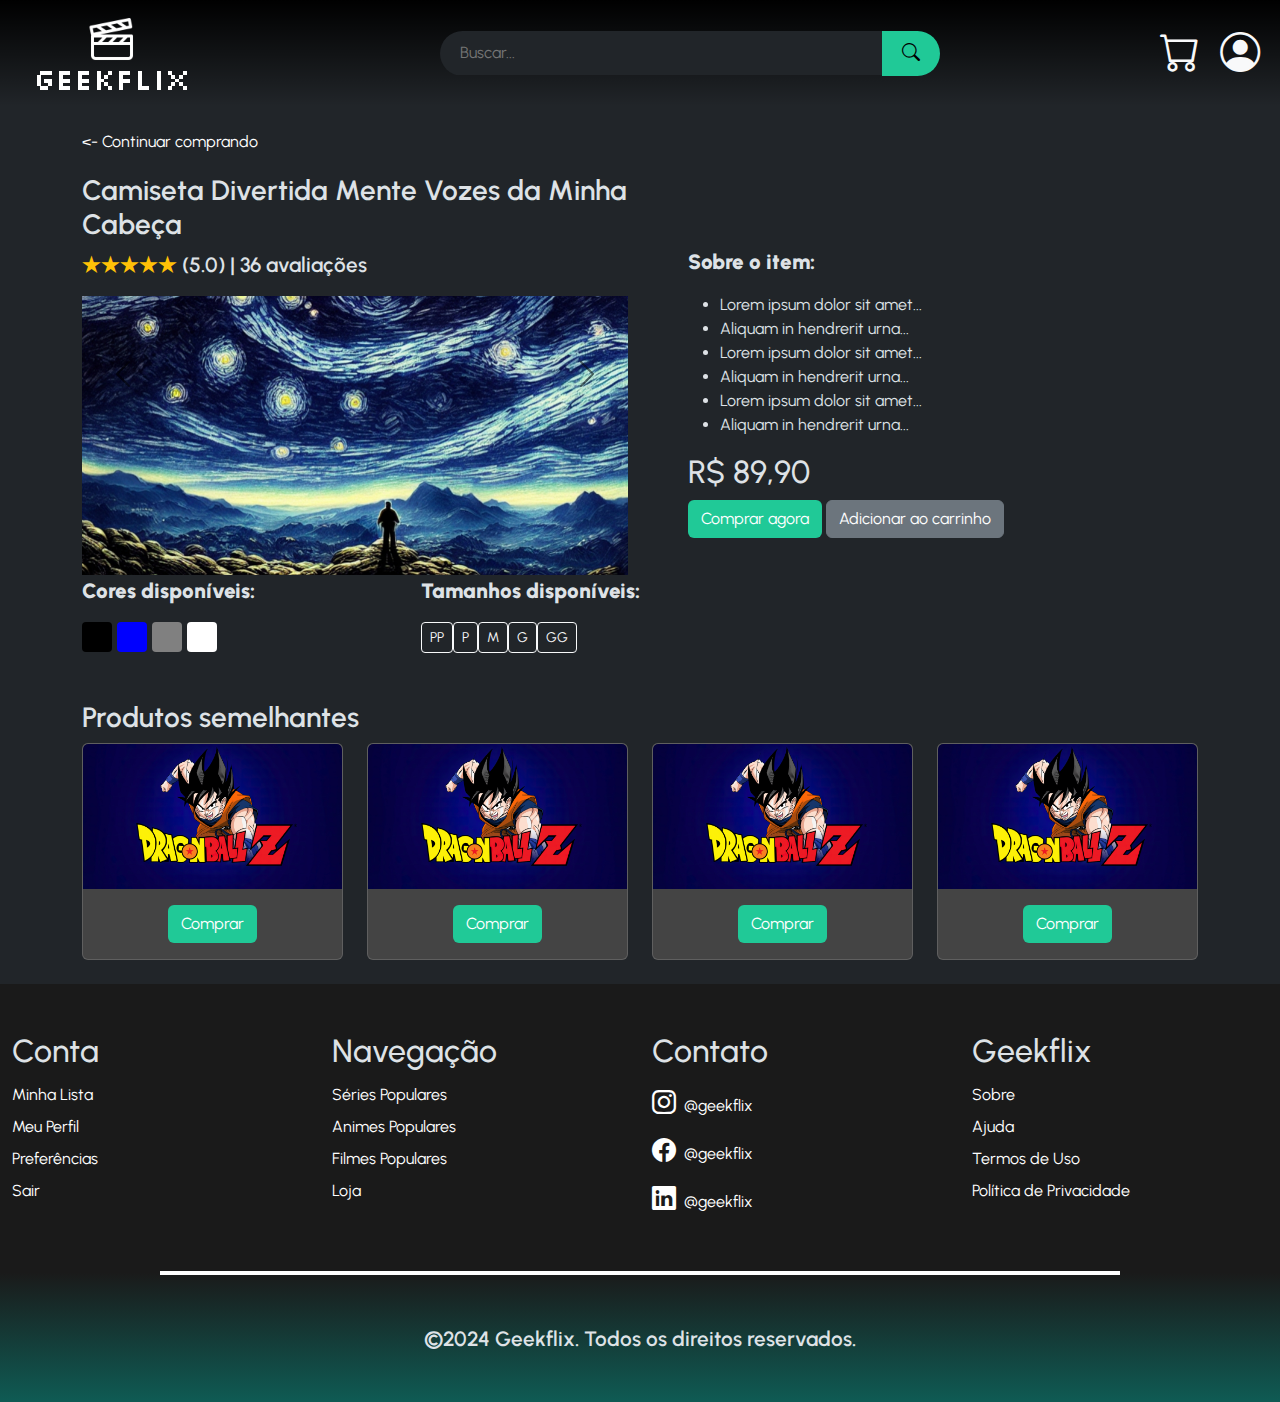
<file: item-loja copy.html>
<!DOCTYPE html>
<html lang="pt-br" data-bs-theme="dark">

<head>
    <meta charset="UTF-8">
    <meta name="viewport" content="width=device-width, initial-scale=1.0">
    <title>Geekflix</title>
    <!-- Bootstrap CDN -->
    <link href="https://cdn.jsdelivr.net/npm/bootstrap@5.3.3/dist/css/bootstrap.min.css" rel="stylesheet"
        integrity="sha384-QWTKZyjpPEjISv5WaRU9OFeRpok6YctnYmDr5pNlyT2bRjXh0JMhjY6hW+ALEwIH" crossorigin="anonymous">
    <link rel="stylesheet" href="https://cdn.jsdelivr.net/npm/bootstrap-icons@1.11.3/font/bootstrap-icons.min.css">
    <link rel="stylesheet" href="styles/Loja.css">
    <link rel="stylesheet" href="styles/style.css">
</head>

<body>
    <header class="navbar navbar-expand-md">
        <div class="container-xxl">
            <a class="navbar-brand" href="./index.html#"><img src="images/logo.png" alt="logo" width="200px"
                    height="80px"></a>

            <button class="navbar-toggler" type="button" data-bs-toggle="collapse" data-bs-target="#main-nav"
                aria-controls="main-nav" aria-expanded="false" aria-label="Toggle navigation">
                <span class="navbar-toggler-icon"></span>
            </button>

            <ul class="collapse navbar-nav navbar-collapse flex-row justify-content-center fs-3 fw-bold" id="main-nav">
                <div class="search-container">
                    <input type="text" class="search-input" id="search-input" placeholder="Buscar...">
                    <button class="search-button" id="search-button">
                        <i class="bi bi-search"></i>
                    </button>
                </div>
            </ul>

            <div class="justify-content-between d-none d-md-block">
                <a href="./minhalista.html" class="link-light"><i class="bi bi-cart h1 px-2"></i></a>
                <a href="#" class="link-light"><i class="bi bi-person-circle h1 px-2"></i></a>
            </div>
        </div>
    </header>

    <main>
        <div class="container my-4">
            <div class="voltar"><a href="#"><- Continuar comprando</a></div>
            <div class="row">
                <div class="col-md-6">
                    <div id="carouselExampleControls" class="carousel slide" data-ride="carousel">
                        <h3>Camiseta Divertida Mente Vozes da Minha Cabeça</h3>
                        <p><span class="text-warning">★★★★★</span> (5.0) | 36 avaliações</p>
                        <div class="carousel-inner">
                            <div class="carousel-item active">
                                <img src="images/stable-diffusion-imagem.jpg" class="d-block w-100" alt="Camiseta">
                            </div>
                            <div class="carousel-item">
                                <img src="images/The Big Bang Theory.jpg" class="d-block w-100" alt="Camiseta">
                            </div>
                        </div>
                        <button class="carousel-control-prev" type="button" data-bs-target="#carouselExampleAutoplaying"
                            data-bs-slide="prev">
                            <span class="carousel-control-prev-icon" aria-hidden="true"></span>
                            <span class="visually-hidden">Previous</span>
                        </button>
                        <button class="carousel-control-next" type="button" data-bs-target="#carouselExampleAutoplaying"
                            data-bs-slide="next">
                            <span class="carousel-control-next-icon" aria-hidden="true"></span>
                            <span class="visually-hidden">Next</span>
                        </button>
                    </div>
                </div>
                <div class="col-md-6 mt-5 mb-4 px-5">

                    <p class="mt-4"><strong>Sobre o item:</strong></p>
                    <ul>
                        <li>Lorem ipsum dolor sit amet...</li>
                        <li>Aliquam in hendrerit urna...</li>
                        <li>Lorem ipsum dolor sit amet...</li>
                        <li>Aliquam in hendrerit urna...</li>
                        <li>Lorem ipsum dolor sit amet...</li>
                        <li>Aliquam in hendrerit urna...</li>
                    </ul>
                    <h4>R$ 89,90</h4>
                    <button class="btn btn-custom">Comprar agora</button>
                    <button class="btn btn-secondary">Adicionar ao carrinho</button>
                </div>
            </div>
            <div class="d-flex justify-content-between mb-3 w-50">
                <!-- Cores disponíveis -->
                <div class="mr-4">
                    <p><strong>Cores disponíveis:</strong></p>
                    <div class="d-flex">
                        <span class="color-box" style="background-color: black;"></span>
                        <span class="color-box" style="background-color: blue;"></span>
                        <span class="color-box" style="background-color: gray;"></span>
                        <span class="color-box" style="background-color: white;"></span>
                    </div>
                </div>

                <!-- Tamanhos disponíveis -->
                <div>
                    <p><strong>Tamanhos disponíveis:</strong></p>
                    <div class="d-flex">
                        <button class="btn btn-outline-light btn-sm mr-2">PP</button>
                        <button class="btn btn-outline-light btn-sm mr-2">P</button>
                        <button class="btn btn-outline-light btn-sm mr-2">M</button>
                        <button class="btn btn-outline-light btn-sm mr-2">G</button>
                        <button class="btn btn-outline-light btn-sm">GG</button>
                    </div>
                </div>
            </div>
            <div class="row mt-5">
                <h3>Produtos semelhantes</h3>
                <div class="col-md-3">
                    <div class="card card-custom">
                        <img src="images/Dragon Ball Z.jpg" class="card-img-top" alt="Produto Similar">
                        <div class="card-body text-center">
                            <button class="btn btn-custom btn-block">Comprar</button>
                        </div>
                    </div>
                </div>
                <div class="col-md-3">
                    <div class="card card-custom">
                        <img src="images/Dragon Ball Z.jpg" class="card-img-top" alt="Produto Similar">
                        <div class="card-body text-center">
                            <button class="btn btn-custom btn-block">Comprar</button>
                        </div>
                    </div>
                </div>
                <div class="col-md-3">
                    <div class="card card-custom">
                        <img src="images/Dragon Ball Z.jpg" class="card-img-top" alt="Produto Similar">
                        <div class="card-body text-center">
                            <button class="btn btn-custom btn-block">Comprar</button>
                        </div>
                    </div>
                </div>
                <div class="col-md-3">
                    <div class="card card-custom">
                        <img src="images/Dragon Ball Z.jpg" class="card-img-top" alt="Produto Similar">
                        <div class="card-body text-center">
                            <button class="btn btn-custom btn-block">Comprar</button>
                        </div>
                    </div>
                </div>
            </div>
        </div>

    </main>
    <footer class="pt-5">
        <div class="container-xxl">
            <div class="row lh-lg">
                <div class="col-3 d-none d-md-block">
                    <h4>Conta</h4>
                    <a href="#" class="nav-link link-body-emphasis">Minha Lista</a>
                    <a href="#" class="nav-link link-body-emphasis">Meu Perfil</a>
                    <a href="#" class="nav-link link-body-emphasis">Preferências</a>
                    <a href="#" class="nav-link link-body-emphasis">Sair</a>
                </div>
                <div class="col-3 d-none d-md-block">
                    <h4>Navegação</h4>
                    <a href="#" class="nav-link link-body-emphasis">Séries Populares</a>
                    <a href="#" class="nav-link link-body-emphasis">Animes Populares</a>
                    <a href="#" class="nav-link link-body-emphasis">Filmes Populares</a>
                    <a href="#" class="nav-link link-body-emphasis">Loja</a>
                </div>
                <div class="col-6 col-md-3">
                    <h4>Contato</h4>
                    <a href="#" class="nav-link link-body-emphasis"><i class="bi bi-instagram fs-4 me-1"></i>
                        @geekflix</a>
                    <a href="#" class="nav-link link-body-emphasis"><i class="bi bi-facebook fs-4 me-1"></i>
                        @geekflix</a>
                    <a href="#" class="nav-link link-body-emphasis"><i class="bi bi-linkedin fs-4 me-1"></i>
                        @geekflix</a>
                </div>
                <div class="col-6 col-md-3">
                    <h4>Geekflix</h4>
                    <a href="#" class="nav-link link-body-emphasis">Sobre</a>
                    <a href="#" class="nav-link link-body-emphasis">Ajuda</a>
                    <a href="#" class="nav-link link-body-emphasis">Termos de Uso</a>
                    <a href="#" class="nav-link link-body-emphasis">Política de Privacidade</a>
                </div>
            </div>
        </div>
        <hr class="my-5 w-75 m-auto border border-2 border-white opacity-100">
        <p class="w-100 text-center pb-5 m-0">&copy;2024 Geekflix. Todos os direitos reservados.</p>
    </footer>
    <script src="https://code.jquery.com/jquery-3.5.1.slim.min.js"></script>
    <script src="https://cdn.jsdelivr.net/npm/@popperjs/core@2.9.2/dist/umd/popper.min.js"></script>
    <script src="https://stackpath.bootstrapcdn.com/bootstrap/4.5.2/js/bootstrap.min.js"></script>
</body>

</html>
</file>
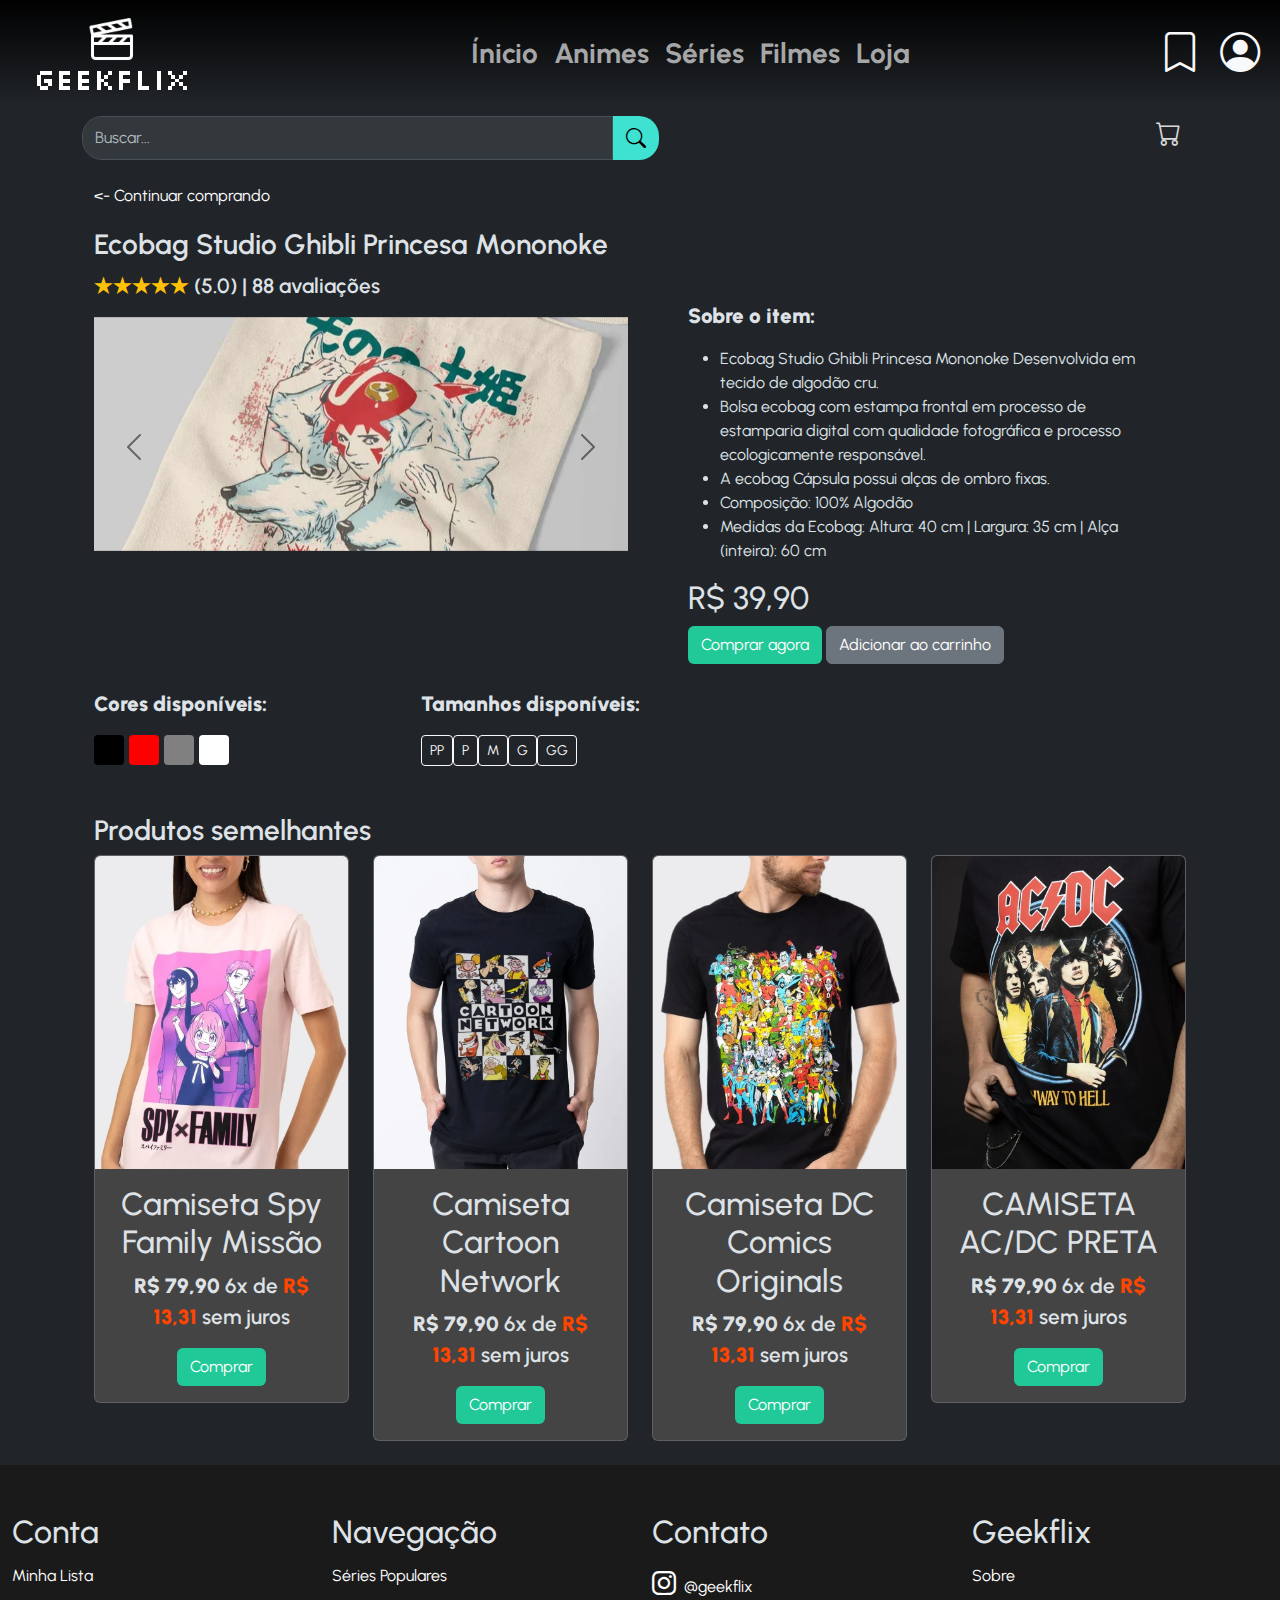
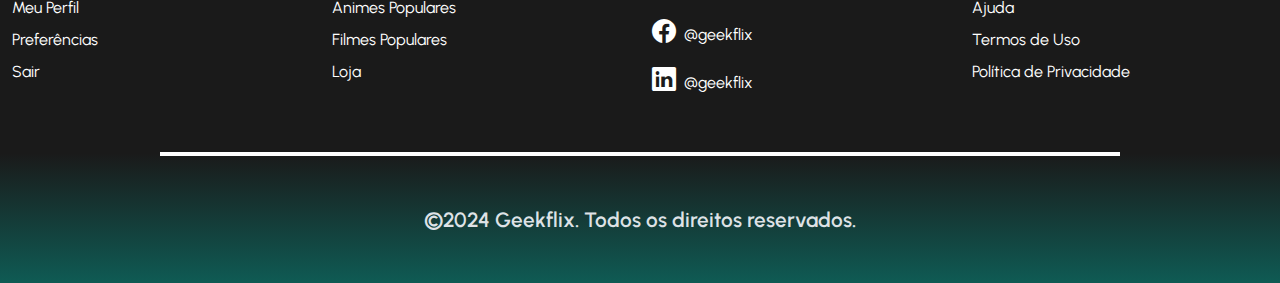
<file: item-loja-ecobag.html>
<!DOCTYPE html>
<html lang="pt-br" data-bs-theme="dark">

<head>
    <meta charset="UTF-8">
    <meta name="viewport" content="width=device-width, initial-scale=1.0">
    <title>Ecobag Studio Ghibli Princesa Mononoke</title>
    <!-- Bootstrap CDN -->
    <link href="https://cdn.jsdelivr.net/npm/bootstrap@5.3.3/dist/css/bootstrap.min.css" rel="stylesheet"
        integrity="sha384-QWTKZyjpPEjISv5WaRU9OFeRpok6YctnYmDr5pNlyT2bRjXh0JMhjY6hW+ALEwIH" crossorigin="anonymous">
    <link rel="stylesheet" href="https://cdn.jsdelivr.net/npm/bootstrap-icons@1.11.3/font/bootstrap-icons.min.css">
    <link rel="stylesheet" href="styles/Loja.css">
    <link rel="stylesheet" href="styles/style.css">
</head>

<body>
    <header class="navbar navbar-expand-md">
        <div class="container-xxl">
            <a class="navbar-brand" href="./index.html#"><img src="images/logo.png" alt="logo" width="200px"
                    height="80px"></a>

            <button class="navbar-toggler" type="button" data-bs-toggle="collapse" data-bs-target="#main-nav"
                aria-controls="main-nav" aria-expanded="false" aria-label="Toggle navigation">
                <span class="navbar-toggler-icon"></span>
            </button>

            <ul class="collapse navbar-nav navbar-collapse flex-row justify-content-center fs-3 fw-bold" id="main-nav">
                <li class="nav-item d-md-block d-none"><a class="nav-link px-2" aria-current="page"
                        href="./index.html#">Ínicio</a></li>
                <li class="nav-item d-md-block d-none"><a class="nav-link px-2" href="./index.html#animes">Animes</a>
                </li>
                <li class="nav-item d-md-block d-none"><a class="nav-link px-2" href="./index.html#series">Séries</a>
                </li>
                <li class="nav-item d-md-block d-none"><a class="nav-link px-2" href="./index.html#filmes">Filmes</a>
                </li>
                <li class="nav-item d-block d-md-none"><a class="nav-link px-2" href="./index.html#animes">Assistir</a>
                </li>
                <li class="nav-item"><a class="nav-link px-2" href="./Area_Loja.html">Loja</a></li>
                <li class="nav-item d-block d-md-none"><a class="nav-link px-2" href="#">Conta</a></li>
                <li class="nav-item d-block d-md-none"><a class="nav-link px-2" href="#">Lista</a></li>
            </ul>

            <div class="justify-content-between d-none d-md-block">
                <a href="./minhalista.html" class="link-light"><i class="bi bi-bookmark h1 px-2"></i></a>
                <a href="./carrinho.html" class="link-light"><i class="bi bi-person-circle h1 px-2"></i></a>
            </div>
        </div>
    </header>

    <main class="container-lg">
        <div class="d-flex w-100" style="margin-top: 10px; padding-right: 30px;">
            <form class="d-flex w-100" role="search">
                <input class="form-control w-50" type="search" placeholder="Buscar..." aria-label="Pesquisar"
                    style="border-radius: 20px 0px 0px 20px;  background-color: #33383d; color: white;">
                <button class="btn fs-5" type="submit"
                    style="border-radius: 0px 20px 20px 0px; background-color: #3FE1D1; color: black;"><i
                        class="bi bi-search"></i></button>
            </form>
            <a href="carrinho.html"><i class="bi bi-cart" style="color: #D9D9D9; font-size: 25px; margin-left: 50%;"></i></a>
        </div>

        <div class="container my-4">
            <div class="voltar"><a href="./Area_Loja.html"><- Continuar comprando</a></div>
            <div class="row">
                <div class="col-md-6">
                    <div id="carouselExampleControls" class="carousel slide" data-ride="carousel">
                        <h3>Ecobag Studio Ghibli Princesa Mononoke</h3>
                        <p><span class="text-warning">★★★★★</span> (5.0) | 88 avaliações</p>
                        <div class="carousel-inner" style="height: 350px;">
                            <div class="carousel-item active">
                                <img src="imagensloja/ecobag-princesa-mononoke-reduzido7.webp" class="d-block w-100"
                                    alt="Ecobag Studio Ghibli Princesa Mononoke">
                            </div>
                            <div class="carousel-item">
                                <img src="imagensloja/ecobag-princesa-mononoke-reduzido7.webp" class="d-block w-100"
                                    alt="Camiseta">
                            </div>
                        </div>
                        <button class="carousel-control-prev" type="button" data-bs-target="#carouselExampleAutoplaying"
                            data-bs-slide="prev">
                            <span class="carousel-control-prev-icon" aria-hidden="true"></span>
                            <span class="visually-hidden">Previous</span>
                        </button>
                        <button class="carousel-control-next" type="button" data-bs-target="#carouselExampleAutoplaying"
                            data-bs-slide="next">
                            <span class="carousel-control-next-icon" aria-hidden="true"></span>
                            <span class="visually-hidden">Next</span>
                        </button>
                    </div>
                </div>
                <div class="col-md-6 mt-5 mb-4 px-5">
                    <p class="mt-4"><strong>Sobre o item:</strong></p>
                    <ul>
                        <li>Ecobag Studio Ghibli Princesa Mononoke Desenvolvida em tecido de algodão cru.</li>
                        <li>Bolsa ecobag com estampa frontal em processo de estamparia digital com qualidade fotográfica
                            e processo ecologicamente responsável.</li>
                        <li>A ecobag Cápsula possui alças de ombro fixas.</li>
                        <li>Composição: 100% Algodão</li>
                        <li>Medidas da Ecobag: Altura: 40 cm | Largura: 35 cm | Alça (inteira): 60 cm </li>
                    </ul>
                    <h4>R$ 39,90</h4>
                    <button class="btn btn-custom">Comprar agora</button>
                    <button class="btn btn-secondary">Adicionar ao carrinho</button>
                </div>
            </div>
            <div class="d-flex justify-content-between mb-3 w-50">
                <!-- Cores disponíveis -->
                <div class="mr-4">
                    <p><strong>Cores disponíveis:</strong></p>
                    <div class="d-flex">
                        <span class="color-box" style="background-color: black;"></span>
                        <span class="color-box" style="background-color: red;"></span>
                        <span class="color-box" style="background-color: gray;"></span>
                        <span class="color-box" style="background-color: white;"></span>
                    </div>
                </div>

                <!-- Tamanhos disponíveis -->
                <div>
                    <p><strong>Tamanhos disponíveis:</strong></p>
                    <div class="d-flex">
                        <button class="btn btn-outline-light btn-sm mr-2">PP</button>
                        <button class="btn btn-outline-light btn-sm mr-2">P</button>
                        <button class="btn btn-outline-light btn-sm mr-2">M</button>
                        <button class="btn btn-outline-light btn-sm mr-2">G</button>
                        <button class="btn btn-outline-light btn-sm">GG</button>
                    </div>
                </div>
            </div>
            <div class="row mt-5">
                <h3>Produtos semelhantes</h3>
                <div class="col-md-3">
                    <div class="card card-custom">
                        <img src="images/family-missao.webp" class="card-img-top" alt="Produto Similar">
                        <div class="card-body text-center">
                            <h4>Camiseta Spy Family Missão</h4>
                            <p><strong>R$ 79,90</strong>
                                6x de <strong style="color: orangered;">R$ 13,31</strong> sem juros</p>
                            <button class="btn btn-custom btn-block">Comprar</button>
                        </div>
                    </div>
                </div>
                <div class="col-md-3">
                    <div class="card card-custom">
                        <img src="images/img-homem.webp" class="card-img-top" alt="Produto Similar">
                        <div class="card-body text-center">
                            <h4>Camiseta Cartoon Network</h4>
                            <p><strong>R$ 79,90</strong>
                                6x de <strong style="color: orangered;">R$ 13,31</strong> sem juros</p>
                            <button class="btn btn-custom btn-block">Comprar</button>
                        </div>
                    </div>
                </div>
                <div class="col-md-3">
                    <div class="card card-custom">
                        <img src="images/comics.webp" class="card-img-top" alt="Produto Similar">
                        <div class="card-body text-center">
                            <h4>Camiseta DC Comics Originals</h4>
                            <p><strong>R$ 79,90</strong>
                                6x de <strong style="color: orangered;">R$ 13,31</strong> sem juros</p>
                            <button class="btn btn-custom btn-block">Comprar</button>
                        </div>
                    </div>
                </div>
                <div class="col-md-3">
                    <div class="card card-custom">
                        <img src="images/acdc.webp" class="card-img-top" alt="Produto Similar">
                        <div class="card-body text-center">
                            <h4>CAMISETA AC/DC PRETA</h4>
                            <p><strong>R$ 79,90</strong>
                                6x de <strong style="color: orangered;">R$ 13,31</strong> sem juros</p>
                            <button class="btn btn-custom btn-block">Comprar</button>
                        </div>
                    </div>
                </div>
            </div>
        </div>

    </main>
    <footer class="pt-5">
        <div class="container-xxl">
            <div class="row lh-lg">
                <div class="col-3 d-none d-md-block">
                    <h4>Conta</h4>
                    <a href="#" class="nav-link link-body-emphasis">Minha Lista</a>
                    <a href="#" class="nav-link link-body-emphasis">Meu Perfil</a>
                    <a href="#" class="nav-link link-body-emphasis">Preferências</a>
                    <a href="#" class="nav-link link-body-emphasis">Sair</a>
                </div>
                <div class="col-3 d-none d-md-block">
                    <h4>Navegação</h4>
                    <a href="#" class="nav-link link-body-emphasis">Séries Populares</a>
                    <a href="#" class="nav-link link-body-emphasis">Animes Populares</a>
                    <a href="#" class="nav-link link-body-emphasis">Filmes Populares</a>
                    <a href="#" class="nav-link link-body-emphasis">Loja</a>
                </div>
                <div class="col-6 col-md-3">
                    <h4>Contato</h4>
                    <a href="#" class="nav-link link-body-emphasis"><i class="bi bi-instagram fs-4 me-1"></i>
                        @geekflix</a>
                    <a href="#" class="nav-link link-body-emphasis"><i class="bi bi-facebook fs-4 me-1"></i>
                        @geekflix</a>
                    <a href="#" class="nav-link link-body-emphasis"><i class="bi bi-linkedin fs-4 me-1"></i>
                        @geekflix</a>
                </div>
                <div class="col-6 col-md-3">
                    <h4>Geekflix</h4>
                    <a href="#" class="nav-link link-body-emphasis">Sobre</a>
                    <a href="#" class="nav-link link-body-emphasis">Ajuda</a>
                    <a href="#" class="nav-link link-body-emphasis">Termos de Uso</a>
                    <a href="#" class="nav-link link-body-emphasis">Política de Privacidade</a>
                </div>
            </div>
        </div>
        <hr class="my-5 w-75 m-auto border border-2 border-white opacity-100">
        <p class="w-100 text-center pb-5 m-0">&copy;2024 Geekflix. Todos os direitos reservados.</p>
    </footer>
    <script src="https://code.jquery.com/jquery-3.5.1.slim.min.js"></script>
    <script src="https://cdn.jsdelivr.net/npm/@popperjs/core@2.9.2/dist/umd/popper.min.js"></script>
    <script src="https://stackpath.bootstrapcdn.com/bootstrap/4.5.2/js/bootstrap.min.js"></script>
</body>

</html>
</file>
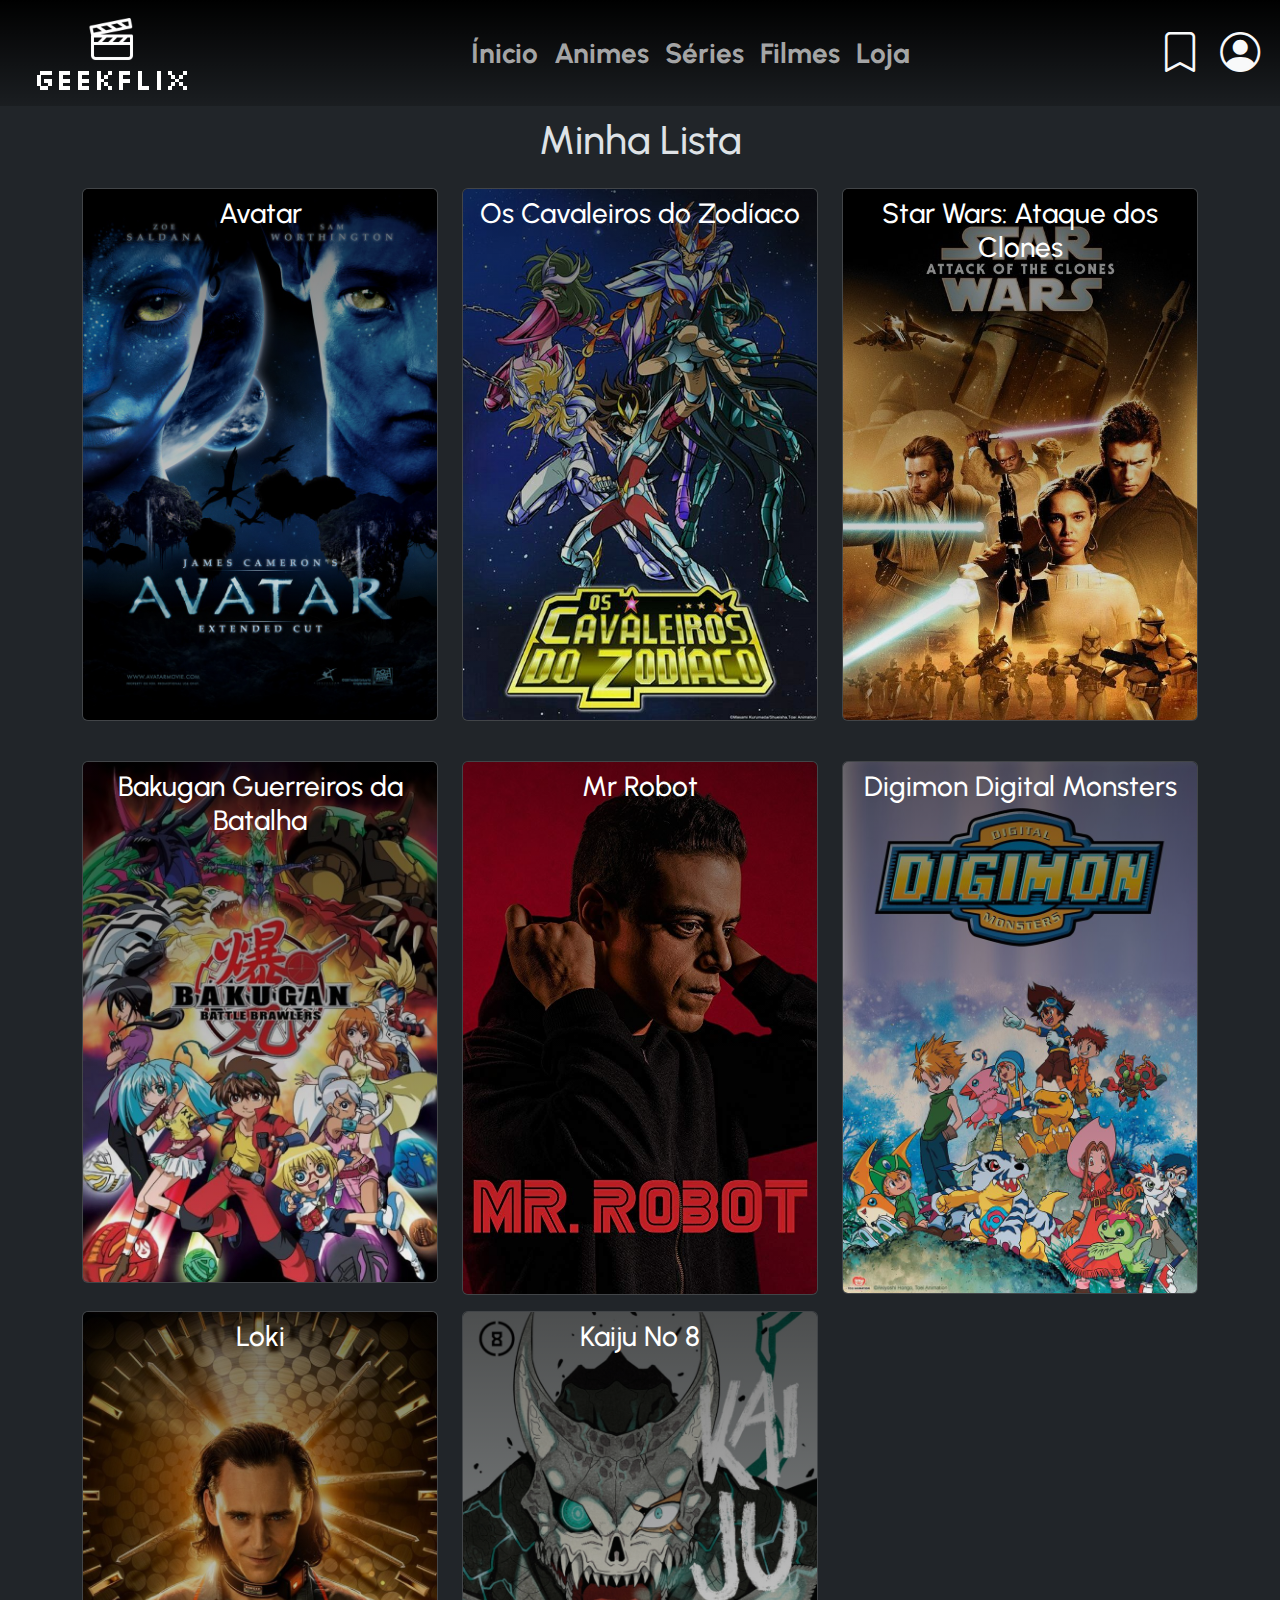
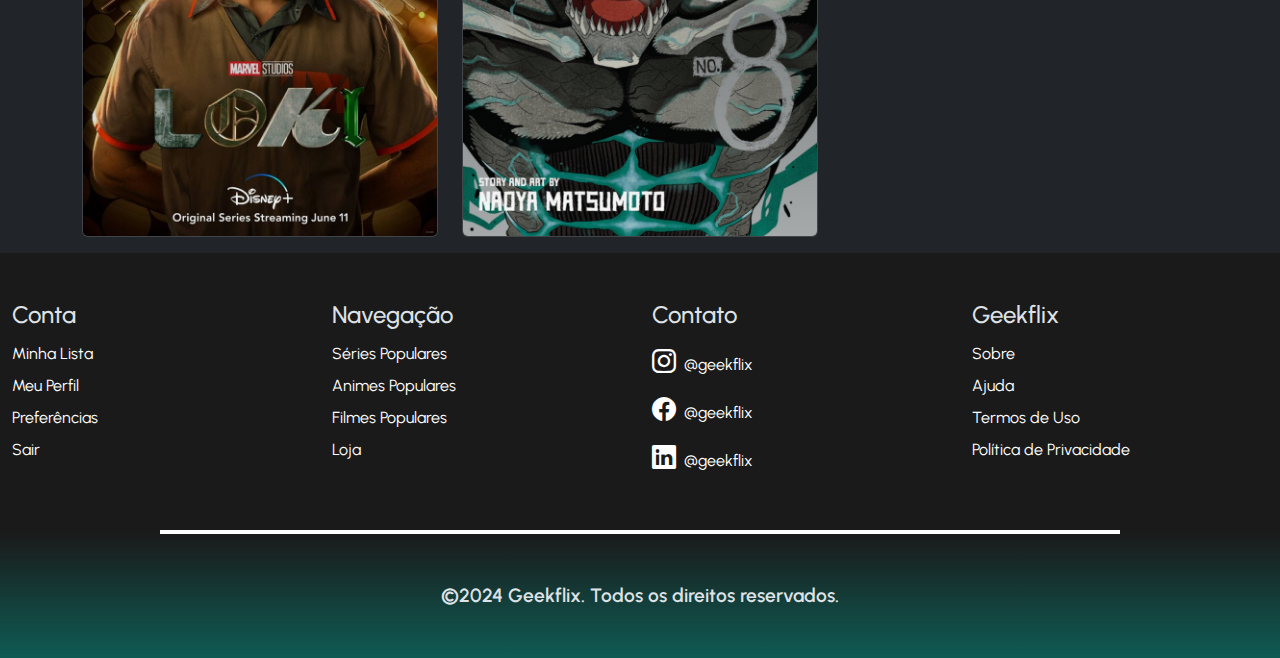
<file: minhalista.html>
<!DOCTYPE html>

<html lang="pt-br" data-bs-theme="dark">

</html>

<head>
    <meta charset="UTF-8">
    <meta name="viewport" content="width=device-width, initial-scale=1.0">
    <title>Minha lista | Geekflix</title>
    <link href="https://cdn.jsdelivr.net/npm/bootstrap@5.3.3/dist/css/bootstrap.min.css" rel="stylesheet"
        integrity="sha384-QWTKZyjpPEjISv5WaRU9OFeRpok6YctnYmDr5pNlyT2bRjXh0JMhjY6hW+ALEwIH" crossorigin="anonymous">
    <link rel="stylesheet" href="https://cdn.jsdelivr.net/npm/bootstrap-icons@1.11.3/font/bootstrap-icons.min.css">
    <link rel="stylesheet" href="styles/minhalista.css" type="text/css" />
</head>

<body>
    <header class="navbar navbar-expand-md">
        <div class="container-xxl">
            <a class="navbar-brand" href="./index.html#"><img src="images/logo.png" alt="logo" width="200px"
                    height="80px"></a>

            <button class="navbar-toggler" type="button" data-bs-toggle="collapse" data-bs-target="#main-nav"
                aria-controls="main-nav" aria-expanded="false" aria-label="Toggle navigation">
                <span class="navbar-toggler-icon"></span>
            </button>

            <ul class="collapse navbar-nav navbar-collapse flex-row justify-content-center fs-3 fw-bold" id="main-nav">
                <li class="nav-item d-md-block d-none"><a class="nav-link px-2" aria-current="page"
                        href="./index.html#">Ínicio</a></li>
                <li class="nav-item d-md-block d-none"><a class="nav-link px-2" href="./index.html#animes">Animes</a>
                </li>
                <li class="nav-item d-md-block d-none"><a class="nav-link px-2" href="./index.html#series">Séries</a>
                </li>
                <li class="nav-item d-md-block d-none"><a class="nav-link px-2" href="./index.html#filmes">Filmes</a>
                </li>
                <li class="nav-item d-block d-md-none"><a class="nav-link px-2" href="./index.html#animes">Assistir</a>
                </li>
                <li class="nav-item"><a class="nav-link px-2" href="./Area_Loja.html">Loja</a></li>
                <li class="nav-item d-block d-md-none"><a class="nav-link px-2" href="#">Conta</a></li>
                <li class="nav-item d-block d-md-none"><a class="nav-link px-2" href="#">Lista</a></li>
            </ul>

            <div class="justify-content-between d-none d-md-block">
                <a href="#" class="link-light"><i class="bi bi-bookmark h1 px-2"></i></a>
                <a href="./minhalista.html" class="link-light"><i class="bi bi-person-circle h1 px-2"></i></a>
            </div>
        </div>
    </header>
    <main>
        <h1 id="texto">Minha Lista</h1>
        <div class="container mt-4">
            <!-- Animes do Momento -->
            <div class="row mb-4">
                <div class="col-md-4 mb-3">
                    <div class="card position-relative">
                        <img src="images/Avatar.jpg" class="card-img-top" alt="Capa do Avatar">
                        <div class="overlay">
                            <div class="text p-2">
                                <h3>Avatar</h3>
                                <div class="info">
                                    <div class="alinhar">
                                        <p>2009</p>
                                        <p>2h42min</p>
                                        <p>7.9⭐</p>
                                    </div>
                                </div>
                            </div>
                        </div>
                    </div>
                </div>
                <div class="col-md-4 mb-3">
                    <div class="card position-relative">
                        <img src="images/Os Cavaleiros do Zodíaco.jpg" class="card-img-top"
                            alt="Capa do Os Cavaleiros do Zodíaco">
                        <div class="overlay">
                            <div class="text p-2">
                                <h3>Os Cavaleiros do Zodíaco</h3>
                                <div class="info">
                                    <div class="alinhar">
                                        <p>1986</p>
                                        <p>24min/Ep</p>
                                        <p>8.5⭐</p>
                                    </div>
                                </div>
                            </div>
                        </div>
                    </div>
                </div>
                <div class="col-md-4 mb-3">
                    <div class="card position-relative">
                        <img src="images/star wars guerra dos clones.jpg" class="card-img-top"
                            alt="Capa do Star Wars: Ataque dos Clones">
                        <div class="overlay">
                            <div class="text p-2">
                                <h3>Star Wars: Ataque dos Clones</h3>
                                <div class="info">
                                    <div class="alinhar">
                                        <p>2002</p>
                                        <p>2h22min</p>
                                        <p>6.6⭐</p>
                                    </div>
                                </div>
                            </div>
                        </div>
                    </div>
                </div>
            </div>
            <!-- Séries do Momento -->

            <div class="row">
                <div class="col-md-4 mb-3">
                    <div class="card">
                        <img src="images/Bakugan.jpg" class="card-img-top" alt="Capa do Bakugan">
                        <div class="overlay">
                            <div class="text p-2">
                                <h3 class="card-title">Bakugan Guerreiros da Batalha</h3>
                                <div class="info">
                                    <div class="alinhar">
                                        <p>2007</p>
                                        <p>22min/Ep</p>
                                        <p>5.8⭐</p>
                                    </div>
                                </div>
                            </div>
                        </div>
                    </div>
                </div>
                <div class="col-md-4 mb-3">
                    <div class="card position-relative">
                        <img src="images/Mr Robot.jpg" class="card-img-top" alt="Capa do Mr Robot">
                        <div class="overlay">
                            <div class="text p-2">
                                <h3>Mr Robot</h3>
                                <div class="info">
                                    <div class="alinhar">
                                        <p>2015</p>
                                        <p>45min/Ep</p>
                                        <p>8.5⭐</p>
                                    </div>
                                </div>
                            </div>
                        </div>
                    </div>
                </div>
                <div class="col-md-4 mb-3">
                    <div class="card">
                        <img src="images/Digimon.jpg" class="card-img-top" alt="capa do Digimon">
                        <div class="overlay">
                            <div class="text p-2">
                                <h3>Digimon Digital Monsters</h3>
                                <div class="info">
                                    <div class="alinhar">
                                        <p>1999</p>
                                        <p>24min/Ep</p>
                                        <p>7.4⭐</p>
                                    </div>
                                </div>
                            </div>
                        </div>
                    </div>
                </div>
            </div>
            <!-- Filmes do momento -->

            <div class="row">
                <div class="col-md-4 mb-3">
                    <div class="card">
                        <img src="images/Loki series.jpg" class="card-img-top" alt="Capa do loki">
                        <div class="overlay">
                            <div class="text p-2">
                                <h3>Loki</h3>
                                <div class="info">
                                    <div class="alinhar">
                                        <p>2021</p>
                                        <p>50min/Ep</p>
                                        <p>8.2⭐</p>
                                    </div>
                                </div>
                            </div>

                        </div>
                    </div>
                </div>

                <div class="col-md-4 mb-3">
                    <a href="descricao-kaiju8.html">
                        <div class="card">
                            <img src="images/kaiju-no-8-lista.jpg" class="card-img-top" alt="Capa do Kaiju nº 8">
                            <div class="overlay">
                                <div class="text p-2">
                                    <h3>Kaiju Nº 8</h3>
                                    <div class="info">
                                        <div class="alinhar">
                                            <p>2024</p>
                                            <p>24min/Ep</p>
                                            <p>8.2⭐</p>
                                        </div>
                                    </div>
                                </div>

                            </div>
                        </div>
                    </a>
                </div>
            </div>
        </div>
    </main>



    <footer class="pt-5">
        <div class="container-xxl">
            <div class="row lh-lg">
                <div class="col-3 d-none d-md-block">
                    <h4>Conta</h4>
                    <a href="#" class="nav-link link-body-emphasis">Minha Lista</a>
                    <a href="#" class="nav-link link-body-emphasis">Meu Perfil</a>
                    <a href="#" class="nav-link link-body-emphasis">Preferências</a>
                    <a href="#" class="nav-link link-body-emphasis">Sair</a>
                </div>
                <div class="col-3 d-none d-md-block">
                    <h4>Navegação</h4>
                    <a href="#" class="nav-link link-body-emphasis">Séries Populares</a>
                    <a href="#" class="nav-link link-body-emphasis">Animes Populares</a>
                    <a href="#" class="nav-link link-body-emphasis">Filmes Populares</a>
                    <a href="#" class="nav-link link-body-emphasis">Loja</a>
                </div>
                <div class="col-6 col-md-3">
                    <h4>Contato</h4>
                    <a href="#" class="nav-link link-body-emphasis"><i class="bi bi-instagram fs-4 me-1"></i>
                        @geekflix</a>
                    <a href="#" class="nav-link link-body-emphasis"><i class="bi bi-facebook fs-4 me-1"></i>
                        @geekflix</a>
                    <a href="#" class="nav-link link-body-emphasis"><i class="bi bi-linkedin fs-4 me-1"></i>
                        @geekflix</a>
                </div>
                <div class="col-6 col-md-3">
                    <h4>Geekflix</h4>
                    <a href="#" class="nav-link link-body-emphasis">Sobre</a>
                    <a href="#" class="nav-link link-body-emphasis">Ajuda</a>
                    <a href="#" class="nav-link link-body-emphasis">Termos de Uso</a>
                    <a href="#" class="nav-link link-body-emphasis">Política de Privacidade</a>
                </div>
            </div>
        </div>
        <hr class="my-5 w-75 m-auto border border-2 border-white opacity-100">
        <p class="w-100 text-center pb-5 m-0">&copy;2024 Geekflix. Todos os direitos reservados.</p>
    </footer>
    <!-- Bootstrap CDN -->
    <script src="https://cdn.jsdelivr.net/npm/bootstrap@5.3.3/dist/js/bootstrap.bundle.min.js"
        integrity="sha384-YvpcrYf0tY3lHB60NNkmXc5s9fDVZLESaAA55NDzOxhy9GkcIdslK1eN7N6jIeHz"
        crossorigin="anonymous"></script>
</body>

</html>
</file>
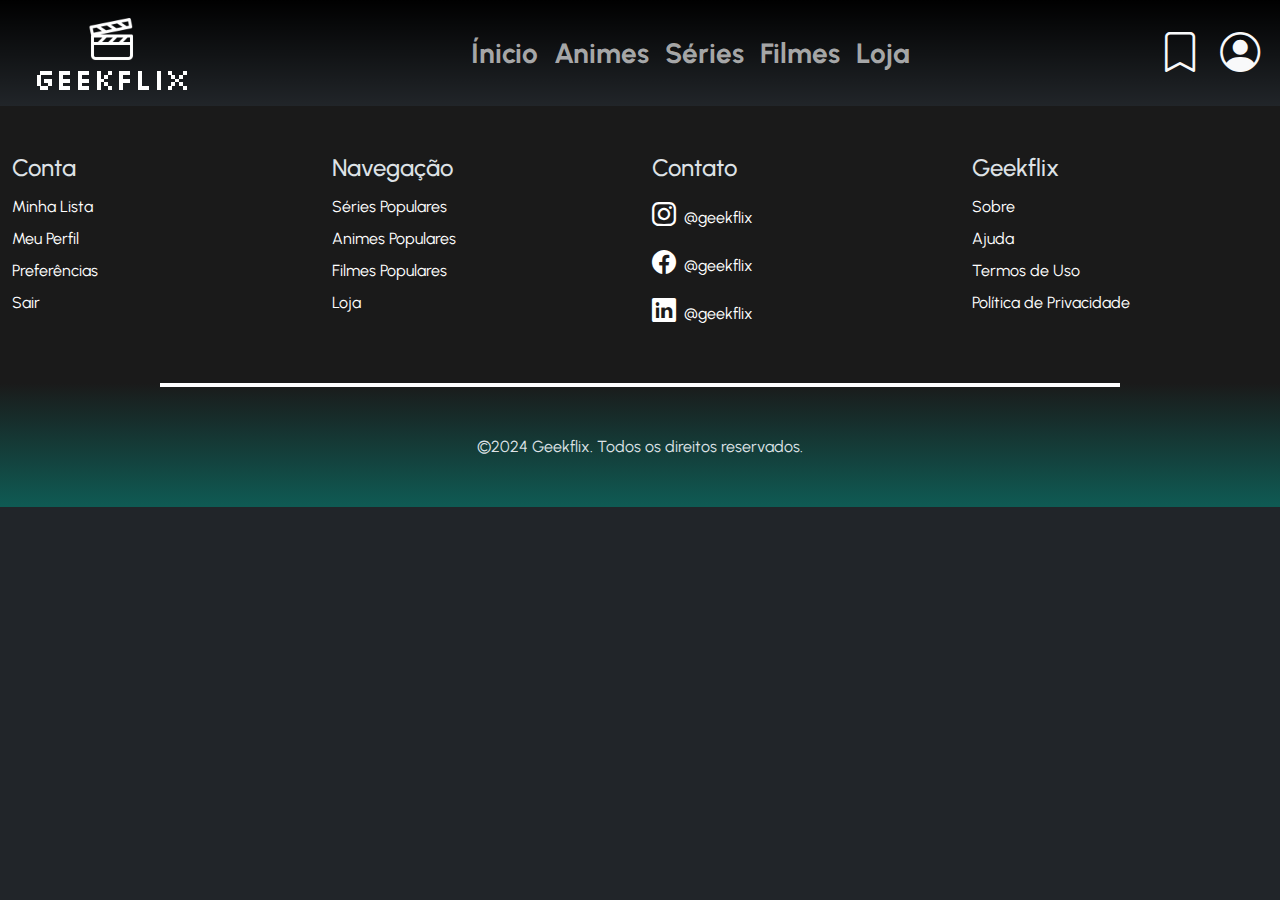
<file: teamplate.html>
<!DOCTYPE html>
<html lang="pt-br" data-bs-theme="dark">

<head>
    <meta charset="UTF-8">
    <meta name="viewport" content="width=device-width, initial-scale=1.0">
    <title>Geekflix</title>

    <!-- Bootstrap CDN -->
    <link href="https://cdn.jsdelivr.net/npm/bootstrap@5.3.3/dist/css/bootstrap.min.css" rel="stylesheet"
        integrity="sha384-QWTKZyjpPEjISv5WaRU9OFeRpok6YctnYmDr5pNlyT2bRjXh0JMhjY6hW+ALEwIH" crossorigin="anonymous">
    <link rel="stylesheet" href="https://cdn.jsdelivr.net/npm/bootstrap-icons@1.11.3/font/bootstrap-icons.min.css">
    <link rel="stylesheet" href="styles/style.css">
</head>

<body>
    <header class="navbar navbar-expand-md">
        <div class="container-xxl">
            <a class="navbar-brand" href="./index.html#"><img src="images/logo.png" alt="logo" width="200px"
                    height="80px"></a>

            <button class="navbar-toggler" type="button" data-bs-toggle="collapse" data-bs-target="#main-nav"
                aria-controls="main-nav" aria-expanded="false" aria-label="Toggle navigation">
                <span class="navbar-toggler-icon"></span>
            </button>

            <ul class="collapse navbar-nav navbar-collapse flex-row justify-content-center fs-3 fw-bold" id="main-nav">
                <li class="nav-item d-md-block d-none"><a class="nav-link px-2" aria-current="page"
                        href="./index.html#">Ínicio</a></li>
                <li class="nav-item d-md-block d-none"><a class="nav-link px-2" href="./index.html#animes">Animes</a>
                </li>
                <li class="nav-item d-md-block d-none"><a class="nav-link px-2" href="./index.html#series">Séries</a>
                </li>
                <li class="nav-item d-md-block d-none"><a class="nav-link px-2" href="./index.html#filmes">Filmes</a>
                </li>
                <li class="nav-item d-block d-md-none"><a class="nav-link px-2" href="./index.html#animes">Assistir</a>
                </li>
                <li class="nav-item"><a class="nav-link px-2" href="./Area_Loja.html">Loja</a></li>
                <li class="nav-item d-block d-md-none"><a class="nav-link px-2" href="#">Conta</a></li>
                <li class="nav-item d-block d-md-none"><a class="nav-link px-2" href="#">Lista</a></li>
            </ul>

            <div class="justify-content-between d-none d-md-block">
                <a href="#" class="link-light"><i class="bi bi-bookmark h1 px-2"></i></a>
                <a href="./minhalista.html" class="link-light"><i class="bi bi-person-circle h1 px-2"></i></a>
            </div>
        </div>
    </header>

    <!-- Seu código -->


    <footer class="pt-5">
        <div class="container-xxl">
            <div class="row lh-lg">
                <div class="col-3 d-none d-md-block">
                    <h4>Conta</h4>
                    <a href="#" class="nav-link link-body-emphasis">Minha Lista</a>
                    <a href="#" class="nav-link link-body-emphasis">Meu Perfil</a>
                    <a href="#" class="nav-link link-body-emphasis">Preferências</a>
                    <a href="#" class="nav-link link-body-emphasis">Sair</a>
                </div>
                <div class="col-3 d-none d-md-block">
                    <h4>Navegação</h4>
                    <a href="#" class="nav-link link-body-emphasis">Séries Populares</a>
                    <a href="#" class="nav-link link-body-emphasis">Animes Populares</a>
                    <a href="#" class="nav-link link-body-emphasis">Filmes Populares</a>
                    <a href="#" class="nav-link link-body-emphasis">Loja</a>
                </div>
                <div class="col-6 col-md-3">
                    <h4>Contato</h4>
                    <a href="#" class="nav-link link-body-emphasis"><i class="bi bi-instagram fs-4 me-1"></i>
                        @geekflix</a>
                    <a href="#" class="nav-link link-body-emphasis"><i class="bi bi-facebook fs-4 me-1"></i>
                        @geekflix</a>
                    <a href="#" class="nav-link link-body-emphasis"><i class="bi bi-linkedin fs-4 me-1"></i>
                        @geekflix</a>
                </div>
                <div class="col-6 col-md-3">
                    <h4>Geekflix</h4>
                    <a href="#" class="nav-link link-body-emphasis">Sobre</a>
                    <a href="#" class="nav-link link-body-emphasis">Ajuda</a>
                    <a href="#" class="nav-link link-body-emphasis">Termos de Uso</a>
                    <a href="#" class="nav-link link-body-emphasis">Política de Privacidade</a>
                </div>
            </div>
        </div>
        <hr class="my-5 w-75 m-auto border border-2 border-white opacity-100">
        <p class="w-100 text-center pb-5 m-0">&copy;2024 Geekflix. Todos os direitos reservados.</p>
    </footer>

    <!-- Bootstrap CDN -->
    <script src="https://cdn.jsdelivr.net/npm/bootstrap@5.3.3/dist/js/bootstrap.bundle.min.js"
        integrity="sha384-YvpcrYf0tY3lHB60NNkmXc5s9fDVZLESaAA55NDzOxhy9GkcIdslK1eN7N6jIeHz"
        crossorigin="anonymous"></script>
</body>

</html>
</file>
<file: styles/style.css>
@font-face {
    font-family: Urbanist;
    src: url(../fonts/Urbanist-VariableFont_wght.ttf);
}

@font-face {
    font-family: Silkscreen;
    src: url(../fonts/Silkscreen-Regular.ttf);
}

:root {
    --cor-principal: #F55800;
}

header {
    background: linear-gradient(to bottom, #000, #00000000);
    /* background-color: var(--cor-principal); */
}

#header-loja:hover {
    background-color: #3FE1D1;
}

body * {
    font-family: Urbanist;
}

footer {
    background-image: linear-gradient(to top, #0F5A53 0.52%, #1A1A1A 30.96%);
}

.fundo-laranja {
    background-color: var(--cor-principal);
}
</file>
<file: styles/style1.css>
.carousel-item {
    position: relative;
    text-align: center;

}

.btn-centralizado {
    position: absolute;
    top: 100%;
    left: 10%;
    transform: translate(-50%, -50%);
    z-index: 10;
}

.btn-container {
    position: absolute;
    top: 40%;
    left: 20%;
    z-index: 10;
}

.btn-container h1 {
    color: #fff;
    margin-bottom: 20px;
}

.btn-container button {
    width: 160px;
    height: 40px;
}

.butoon {
    background-color: #3FE1D1;
    outline: none;
    border: none;
    border-radius: 5px;
}

.carousel {
    height: 85vh;
    overflow: hidden;

}

.carousel-item video,
.carousel-item img {
    width: 100%;
    height: auto;
    object-fit: contain;
}

.trans h3 {
    font-weight: bold;
    font-size: 2.5em;
}
.trans p{
    font-size: 1.5em;
}


/* Estilo dos cards */

.card-img-top {
    transition: transform 0.3s ease;
    cursor: pointer;
}

.card:hover .card-img-top {
    transform: scale(1.1);
    opacity: 40%;
}

.card {
    overflow: hidden;
}

.card-img-overlay {
    cursor: pointer;
}

p {
    font-size: 1.2em;
    font-weight: 600;

}


.card-img-top {
    width: 100%;
    height: auto;
}

.card {
    cursor: pointer;
    position: relative;
    overflow: hidden;
}

.overlay {
    position: absolute;
    top: 0;
    bottom: 0;
    left: 0;
    right: 0;
    background: linear-gradient(to bottom, rgba(0, 0, 0, 0.539), rgba(255, 255, 255, 0));
    transition: opacity 0.5s;
}

.card:hover .overlay {
    opacity: 1;
}

.text {
    color: white;
    text-align: center;
}

.info {
    display: flex;
    justify-content: space-around;
    gap: 10px;
    opacity: 0;
    /* Inicialmente escondido */
    transition: opacity 0.3s ease, transform 0.3s ease;
    /* Suaviza a transição de opacidade e posição */
    position: absolute;
    bottom: 10px;
    /* Posiciona na parte inferior do card */
    left: 50%;
    transform: translate(-50%, 20px);
    /* Inicialmente posicionado abaixo do card */
}

.card:hover .info {
    opacity: 1;
    /* Mostra as informações ao passar o mouse */
    transform: translate(-50%, 0);
    /* Desliza as informações para cima */
}

.alinhar {
    display: flex;
    justify-content: space-between;
}

.alinhar p {
    margin: 0px 30px;
}

.carousel-caption-custom {
    position: absolute;
    top: 40%;
    left: 10%;
    text-align: center;
    color: white;
    z-index: 10;
}

.carousel-caption-custom>.trans {
    background-color: rgba(0, 0, 0, 0.3);
    /* Fundo semitransparente */
    backdrop-filter: blur(2px);
    border-radius: 10px;
    padding: 10px;
    margin-bottom: 10px;
}

.btn-custom {
    background-color: #F55800;
    /* Cor de destaque (vermelho Netflix) */
    color: white;
    font-weight: bold;
    border: none;
    border-radius: 5px;
    padding: 10px 20px;
    font-size: 19px;
    transition: all 0.3s ease;
}

.btn-custom:hover {
    background-color: #f40612;
    /* Cor de hover */
    transform: scale(1.05);
    /* Leve efeito de crescimento */
}

.btn-custom i {
    margin-right: 8px;
    /* Espaçamento entre o ícone e o texto */
}

.search-container {
    display: flex;
    align-items: center;
    width: 100%;
    height: 100%;
    max-width: 100%;
    /* Ajuste o tamanho da barra de busca */
    margin:auto;
    /* Bordas arredondadas */
    overflow: hidden;
    /* Sombra para dar destaque */
}

.search-input {
    flex: 1;
    padding: 10px 20px;
    border: none;
    outline: none;
    font-size: 16px;
    background-color: #212529;
}

.search-button {
    background-color: #F55800;
    color: white;
    border: none;
    padding: 8px 20px;
    cursor: pointer;
    align-items: center;
    justify-content: center;
}

.search-button i {
    font-size: 18px;
}

.search-button:hover {
    background-color: #f40612;
}
</file>
<file: styles/carrinho.css>
.camiseta_pokemon {
    width: 150px;
    height: 150px;
    background-image: url(../imgcarrinho/camiseta-pokemon.jpg);
    background-repeat: no-repeat;
    background-size: cover;
}

.caneca_starwars {
    width: 150px;
    height: 150px;
    background-image: url(../imgcarrinho/canecastarwars.webp);
    background-repeat: no-repeat;
    background-size: cover;
}

li {
    margin-left: 25px;
}

a {
    color: black;
    text-decoration: none;
}

.d-flex::placeholder {
    color: black;
}
</file>
<file: styles/Loja.css>
@font-face {
    font-family: Urbanist;
    src: url(../fonts/Urbanist-VariableFont_wght.ttf);
}

@font-face {
    font-family: Silkscreen;
    src: url(../fonts/Silkscreen-Regular.ttf);
}

:root {
    --cor-principal: #F55800;
}

header {
    background: #060D17;
    /* background-color: var(--cor-principal); */
}

#header-loja:hover {
    background-color: #3FE1D1;
}

body * {
    font-family: Urbanist;
}

footer {
    background-image: linear-gradient(to top, #060D17 0.52%, #1A1A1A 30.96%);
}

.fundo-laranja {
    background-color: var(--cor-principal);
}

.search-container {
    display: flex;
    align-items: center;
    width: 100%;
    height: 100%;
    max-width: 500px;
    /* Ajuste o tamanho da barra de busca */
    margin: auto;
    border-radius: 100px;
    /* Bordas arredondadas */
    overflow: hidden;
    /* Sombra para dar destaque */
}

.search-input {
    flex: 1;
    padding: 10px 20px;
    border: none;
    outline: none;
    font-size: 16px;
    background-color: #212529;
}

.search-button {
    background-color: #20C997;
    color: #000;
    border: none;
    padding: 9px 20px;
    cursor: pointer;
    display: flex;
    align-items: center;
    justify-content: center;
}


.search-button i {
    font-size: 18px;
}

.search-button:hover {
    background-color: #489795;
}
.bg-dark-custom {
    background-color: #333;
    color: #fff;
}

.btn-custom {
    background-color: #20c997;
    color: #fff;
}

.card-custom {
    background-color: #444;
}

.color-box {
    width: 30px;
    height: 30px;
    display: inline-block;
    border-radius: 4px;
    margin-right: 5px;
    cursor: pointer;
}
.voltar {
    margin-bottom: 20px;
}
.voltar a{
    text-decoration: none;
    color: #fff;
}
.voltar a:hover {
    text-decoration: underline;
}
.card-img-top {
    transition: transform 0.3s ease;
    cursor: pointer;
}

.card:hover .card-img-top {
    transform: scale(1.1);
    opacity: 40%;
}

.card {
    overflow: hidden;
}
h4 {
    font-weight: 500;
    font-size: 2em;
}
p {
    font-weight: 600;
    font-size: 1.3em;
}

h3 {
    font-weight: 600;
    
}
</file>
<file: styles/minhalista.css>
@font-face {
    font-family: Urbanist;
    src: url(../fonts/Urbanist-VariableFont_wght.ttf);
}

@font-face {
    font-family: Silkscreen;
    src: url(../fonts/Silkscreen-Regular.ttf);
}

:root {
    --cor-principal: #F55800;
}

header {
    background: linear-gradient(to bottom, #000, #00000032);
}

#header-loja:hover {
    background-color: #3FE1D1;
}

body * {
    font-family: Urbanist;
}

footer {
    background-image: linear-gradient(to top, #0F5A53 0.52%, #1A1A1A 30.96%);
}

.fundo-laranja {
    background-color: var(--cor-principal);
}

#texto{
    text-align: center;
    padding-top:10px;
}

/*cardss*/

.card-img-top {
    transition: transform 0.3s ease;
    cursor: pointer;
}

.card:hover .card-img-top {
    transform: scale(1.1);
    opacity: 40%;
}

.card {
    overflow: hidden;
}

.card-img-overlay {
    cursor: pointer;
}

p {
    font-size: 1.2em;
    font-weight: 600;

}


.card-img-top {
    width: 100%;
    height: auto;
}

.card {
    cursor: pointer;
    position: relative;
    overflow: hidden;
}

.overlay {
    position: absolute;
    top: 0;
    bottom: 0;
    left: 0;
    right: 0;
    background: linear-gradient(to bottom, rgba(0, 0, 0, 0.539), rgba(255, 255, 255, 0));
    transition: opacity 0.5s;
}

.card:hover .overlay {
    opacity: 1;
}

.text {
    color: white;
    text-align: center;
}

.info {
    display: flex;
    justify-content: space-around;
    gap: 10px;
    opacity: 0;
    /* Inicialmente escondido */
    transition: opacity 0.3s ease, transform 0.3s ease;
    /* Suaviza a transição de opacidade e posição */
    position: absolute;
    bottom: 10px;
    /* Posiciona na parte inferior do card */
    left: 50%;
    transform: translate(-50%, 20px);
    /* Inicialmente posicionado abaixo do card */
}

.card:hover .info {
    opacity: 1;
    /* Mostra as informações ao passar o mouse */
    transform: translate(-50%, 0);
    /* Desliza as informações para cima */
}

.alinhar {
    display: flex;
    justify-content: space-between;
}

.alinhar p {
    margin: 0px 30px;
}

.carousel-caption-custom {
    position: absolute;
    top: 50%;
    left: 50%;
    transform: translate(-50%, -50%);
    text-align: center;
    color: white;
    /* Cor do texto */
    z-index: 10;
    /* Mantém o texto e o botão acima da imagem */
}

.btn-custom {
    background-color: #e50914;
    /* Cor de destaque (vermelho Netflix) */
    color: white;
    border: none;
    border-radius: 5px;
    padding: 10px 20px;
    font-size: 18px;
    transition: all 0.3s ease;
}

.btn-custom:hover {
    background-color: #f40612;
    /* Cor de hover */
    transform: scale(1.05);
    /* Leve efeito de crescimento */
}

.btn-custom i {
    margin-right: 8px;
    /* Espaçamento entre o ícone e o texto */
}
</file>
